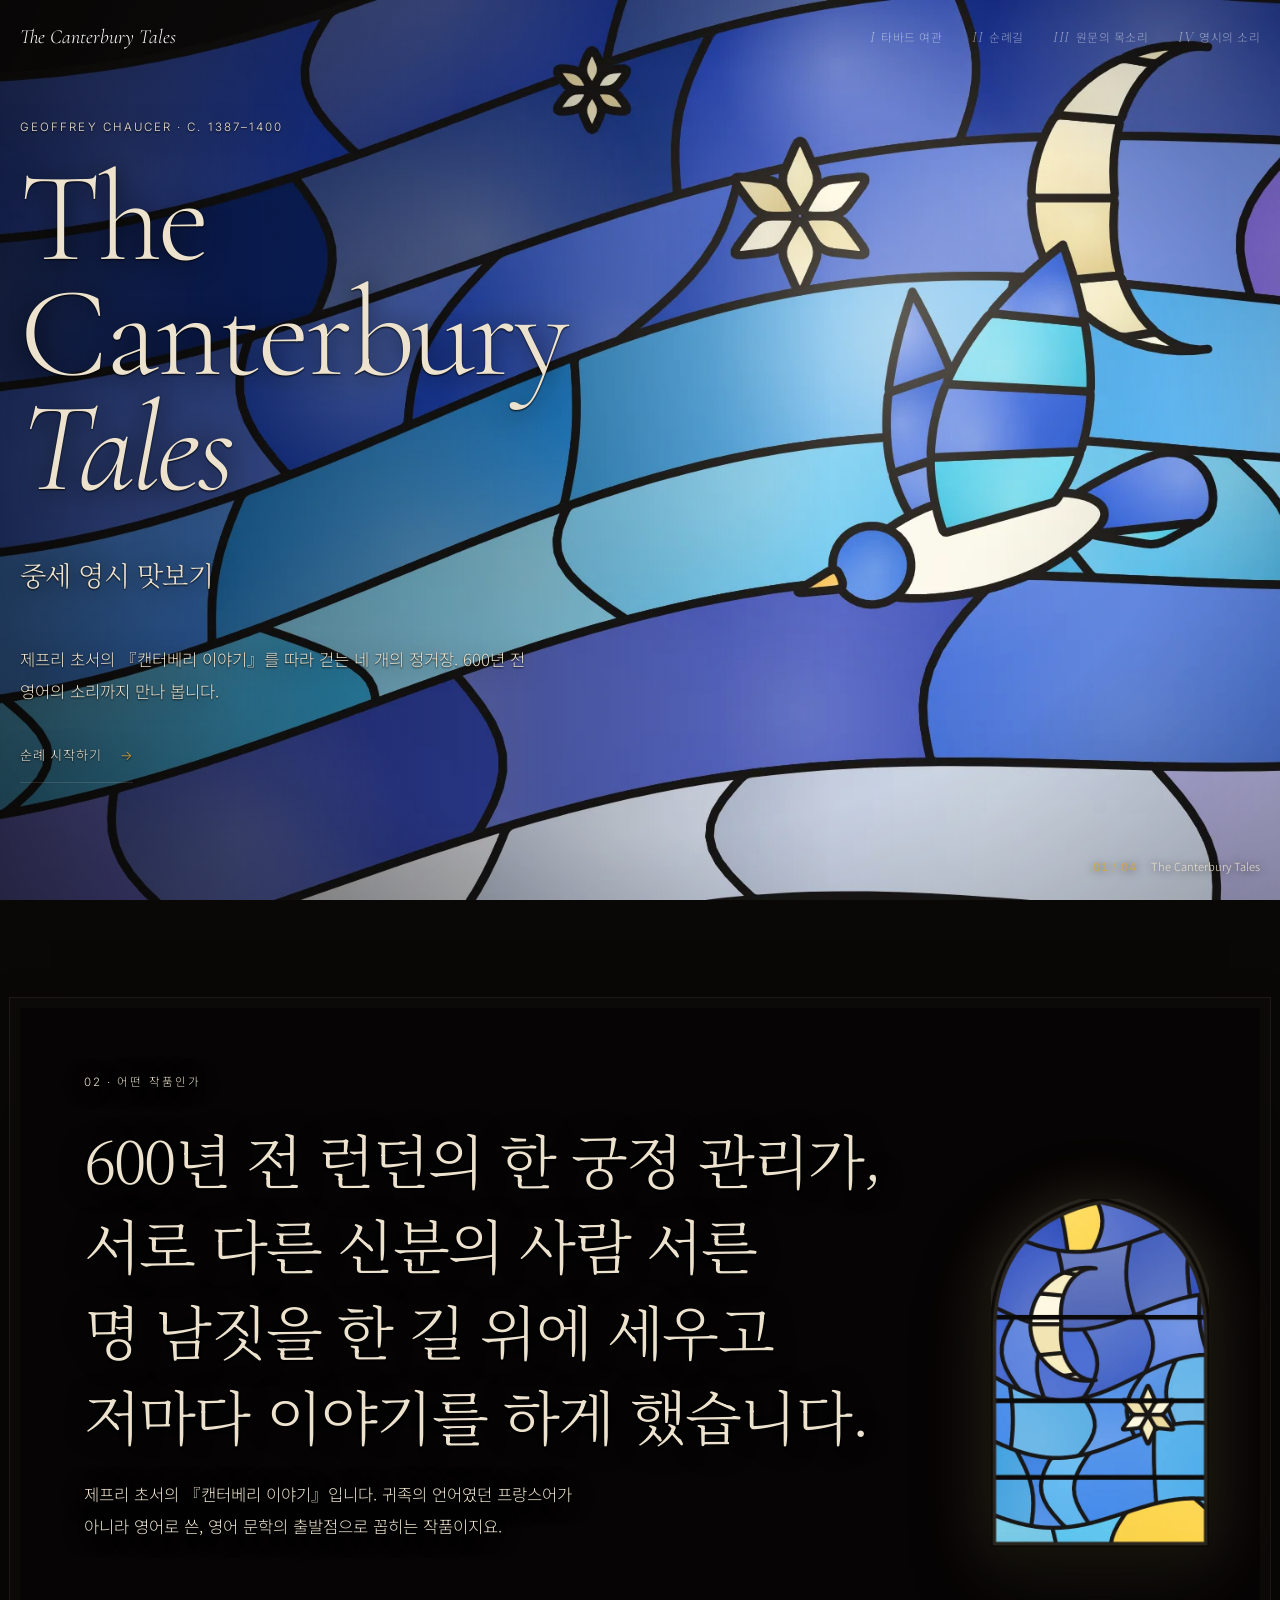
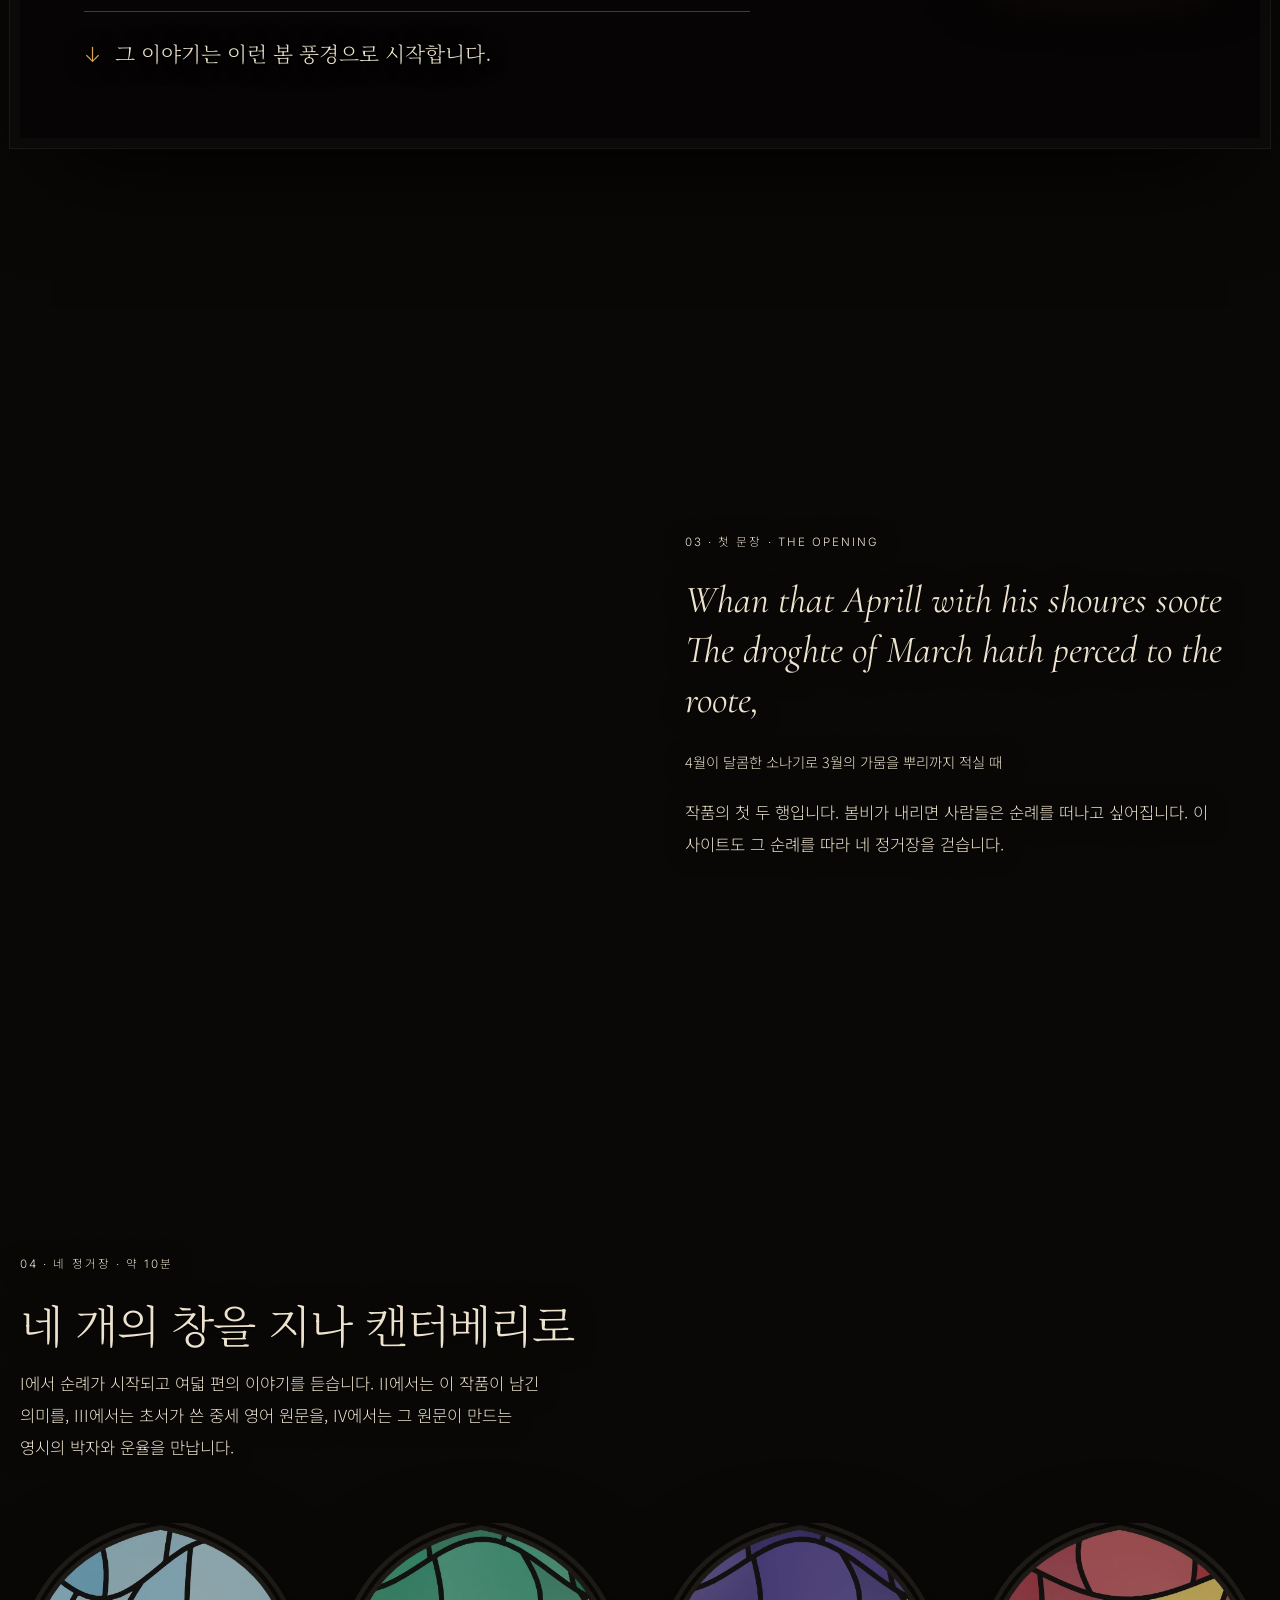
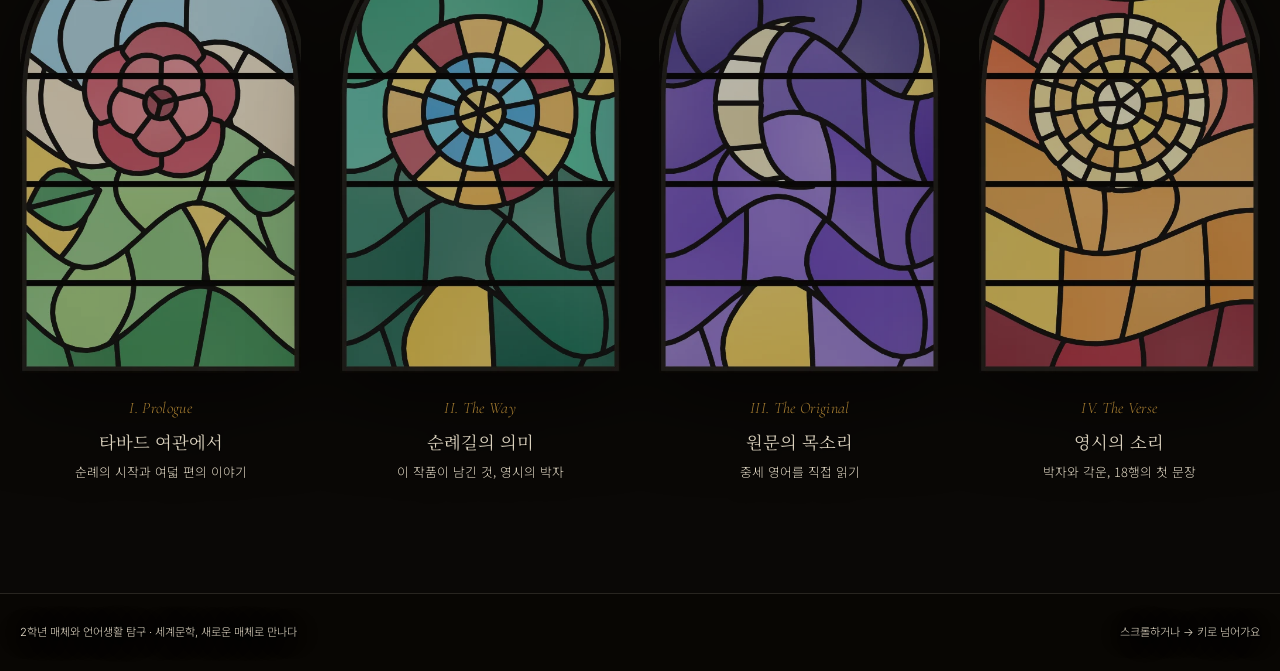
<file: index.html>
<!doctype html>
<html lang="ko">
<head>
<meta charset="utf-8">
<meta name="viewport" content="width=device-width, initial-scale=1, viewport-fit=cover">
<title>캔터베리로 가는 길</title>
<meta name="claude:viewport-fit-sides" content="cover">
<link rel="preconnect" href="https://fonts.googleapis.com">
<link rel="preconnect" href="https://fonts.gstatic.com" crossorigin>
<link rel="stylesheet" href="https://fonts.googleapis.com/css2?family=IM+Fell+English:ital@0;1&family=Cormorant+Garamond:ital,wght@0,300;0,400;0,500;1,300;1,400&family=Inter:wght@400;500&family=Noto+Sans+KR:wght@300;400;500&family=Noto+Serif+KR:wght@300;400&display=swap">
<link rel="stylesheet" href="style.css">
<link rel="stylesheet" href="scenes.css">
<link rel="stylesheet" href="flow.css">
<link rel="stylesheet" href="light.css">
<style>
  .cover-title { font-size: clamp(3.6rem, 10vw, 9.4rem); }
</style>
</head>
<body>
<header class="bar">
  <a class="brand" href="index.html">The Canterbury Tales</a>
  <nav aria-label="순례 경로">
    <ul class="nav">
      <li><a href="prologue.html"><i>I</i><span>타바드 여관</span></a></li>
      <li><a href="meaning.html"><i>II</i><span>순례길</span></a></li>
      <li><a href="language.html"><i>III</i><span>원문의 목소리</span></a></li>
      <li><a href="epilogue.html"><i>IV</i><span>영시의 소리</span></a></li>
    </ul>
  </nav>
</header>

<main>
  <section class="scene" data-hero data-title="The Canterbury Tales">
    <div class="wrap duo">
      <div class="stack">
        <p class="label" data-fade>Geoffrey Chaucer · c. 1387–1400</p>
        <h1 class="display cover-title" data-split>The Canterbury <em>Tales</em></h1>
        <p class="h3" data-fade>중세 영시 맛보기</p>
        <p class="p" data-fade>제프리 초서의 『캔터베리 이야기』를 따라 걷는 네 개의 정거장. 600년 전 영어의 소리까지 만나 봅니다.</p>
        <a class="go" href="prologue.html" rel="next" data-fade>순례 시작하기 <span class="ar">→</span></a>
      </div>
    </div>
  </section>

  <section class="scene short" data-title="어떤 작품인가">
    <div class="wrap">
      <div class="with-win panel stack">
        <figure class="side-win" data-fade><img src="img/side-index.webp" alt="초승달과 별을 그린 스테인드글라스" width="480" height="768" decoding="async"></figure>
        <p class="label" data-fade>02 · 어떤 작품인가</p>
        <p class="big scrub">600년 전 런던의 한 궁정 관리가, 서로 다른 신분의 사람 서른 명 남짓을 한 길 위에 세우고 저마다 이야기를 하게 했습니다.</p>
        <p class="p" data-fade>제프리 초서의 『캔터베리 이야기』입니다. 귀족의 언어였던 프랑스어가 아니라 영어로 쓴, 영어 문학의 출발점으로 꼽히는 작품이지요.</p>
        <p class="bridge" data-fade>그 이야기는 이런 봄 풍경으로 시작합니다.</p>
      </div>
    </div>
  </section>

  <section class="scene" data-title="첫 문장">
    <div class="wrap duo flip">
      <div class="stack">
        <p class="label" data-fade>03 · 첫 문장 · The Opening</p>
        <p class="me" data-split>Whan that Aprill with his shoures soote<br>The droghte of March hath perced to the roote,</p>
        <p class="gloss" data-fade>4월이 달콤한 소나기로 3월의 가뭄을 뿌리까지 적실 때</p>
        <p class="p" data-fade="0.2">작품의 첫 두 행입니다. 봄비가 내리면 사람들은 순례를 떠나고 싶어집니다. 이 사이트도 그 순례를 따라 네 정거장을 걷습니다.</p>
      </div>
    </div>
  </section>

  <section class="scene" data-title="네 정거장">
    <div class="wrap">
      <p class="label" data-fade>04 · 네 정거장 · 약 10분</p>
      <h2 class="h2" data-split style="margin-top:18px">네 개의 창을 지나 캔터베리로</h2>
      <p class="p" data-fade style="margin-top:14px">I에서 순례가 시작되고 여덟 편의 이야기를 듣습니다. II에서는 이 작품이 남긴 의미를, III에서는 초서가 쓴 중세 영어 원문을, IV에서는 그 원문이 만드는 영시의 박자와 운율을 만납니다.</p>
      <div class="arcade" data-stagger>
        <a class="station" href="prologue.html"><canvas class="lancet" data-pal="wife" aria-hidden="true"></canvas><span class="inscr"><i>I. Prologue</i><b>타바드 여관에서</b><small>순례의 시작과 여덟 편의 이야기</small></span></a>
        <a class="station" href="meaning.html"><canvas class="lancet" data-pal="yeoman" aria-hidden="true"></canvas><span class="inscr"><i>II. The Way</i><b>순례길의 의미</b><small>이 작품이 남긴 것, 영시의 박자</small></span></a>
        <a class="station" href="language.html"><canvas class="lancet" data-pal="parson" aria-hidden="true"></canvas><span class="inscr"><i>III. The Original</i><b>원문의 목소리</b><small>중세 영어를 직접 읽기</small></span></a>
        <a class="station" href="epilogue.html"><canvas class="lancet" data-pal="pardoner" aria-hidden="true"></canvas><span class="inscr"><i>IV. The Verse</i><b>영시의 소리</b><small>박자와 각운, 18행의 첫 문장</small></span></a>
      </div>
    </div>
  </section>
</main>

<footer class="foot"><span>2학년 매체와 언어생활 탐구 · 세계문학, 새로운 매체로 만나다</span><span>스크롤하거나 → 키로 넘어가요</span></footer>

<script src="app.js" defer></script>

</body>
</html>
</file>
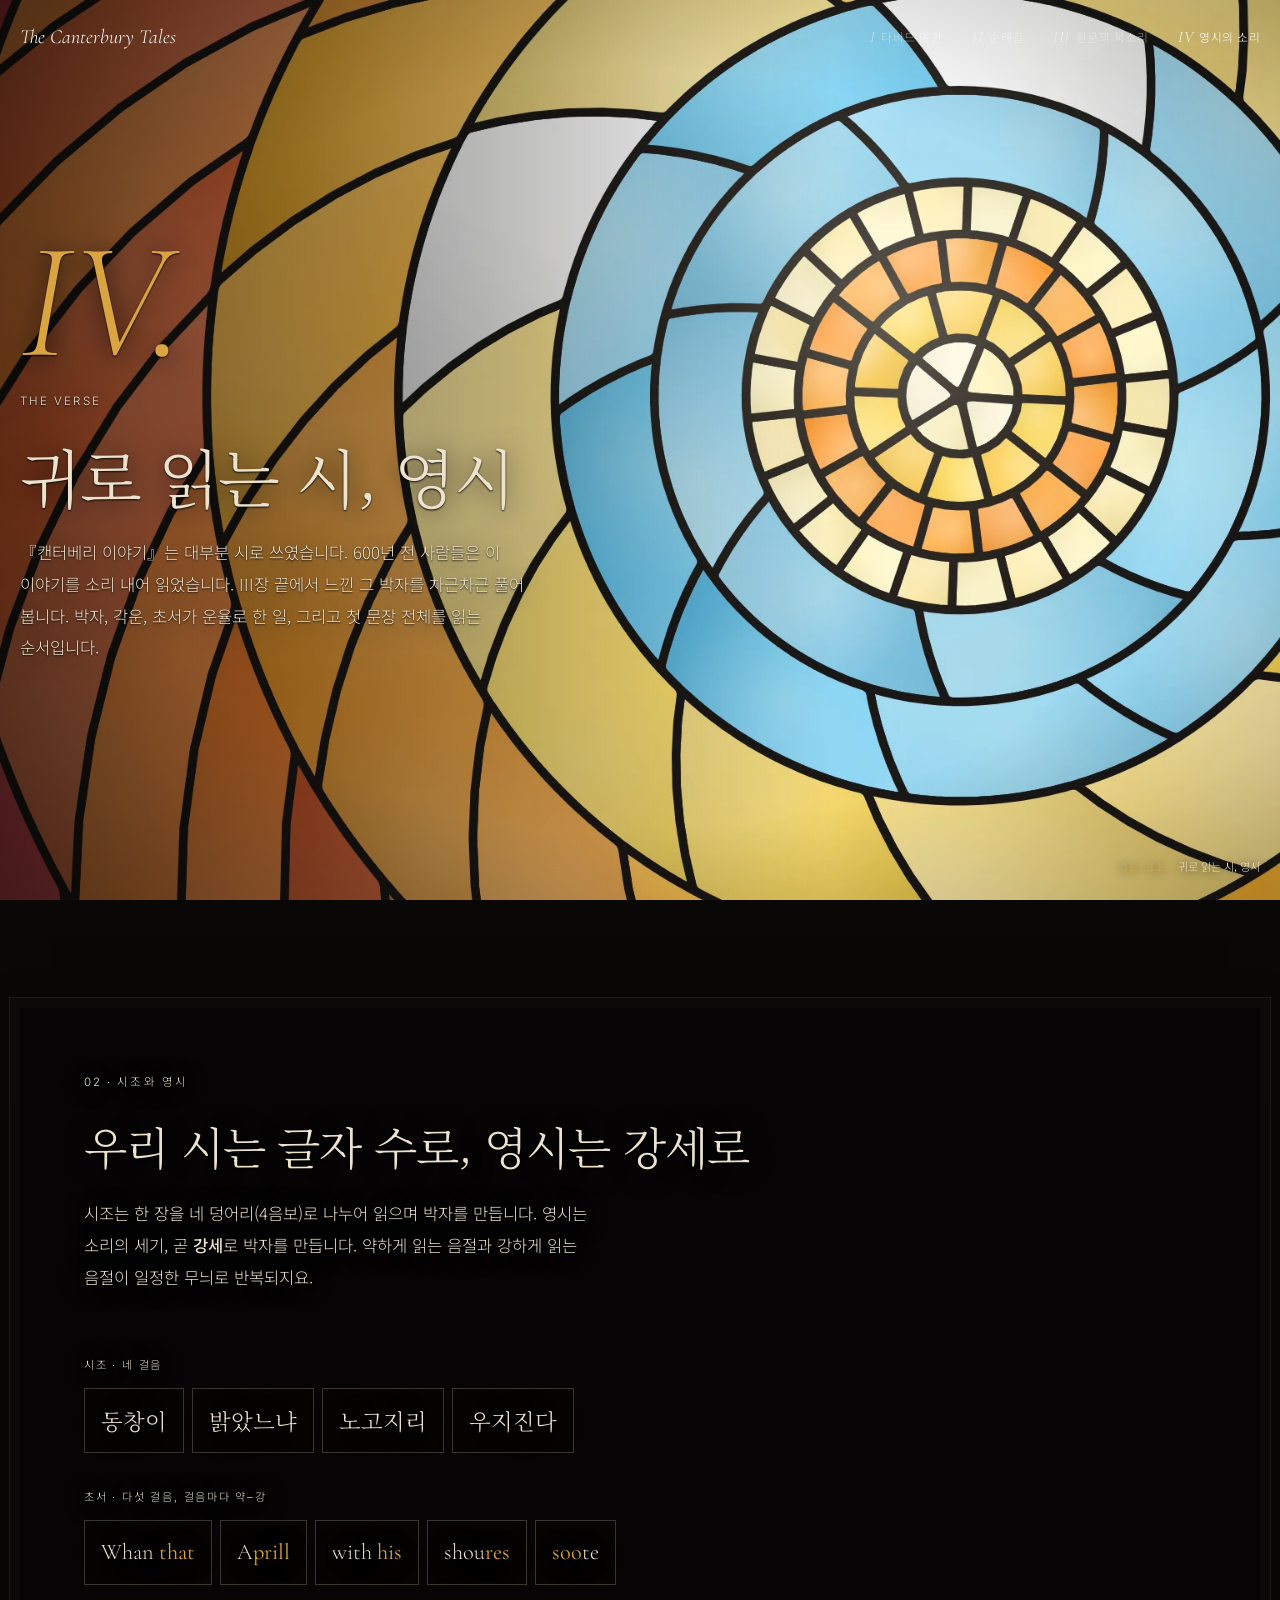
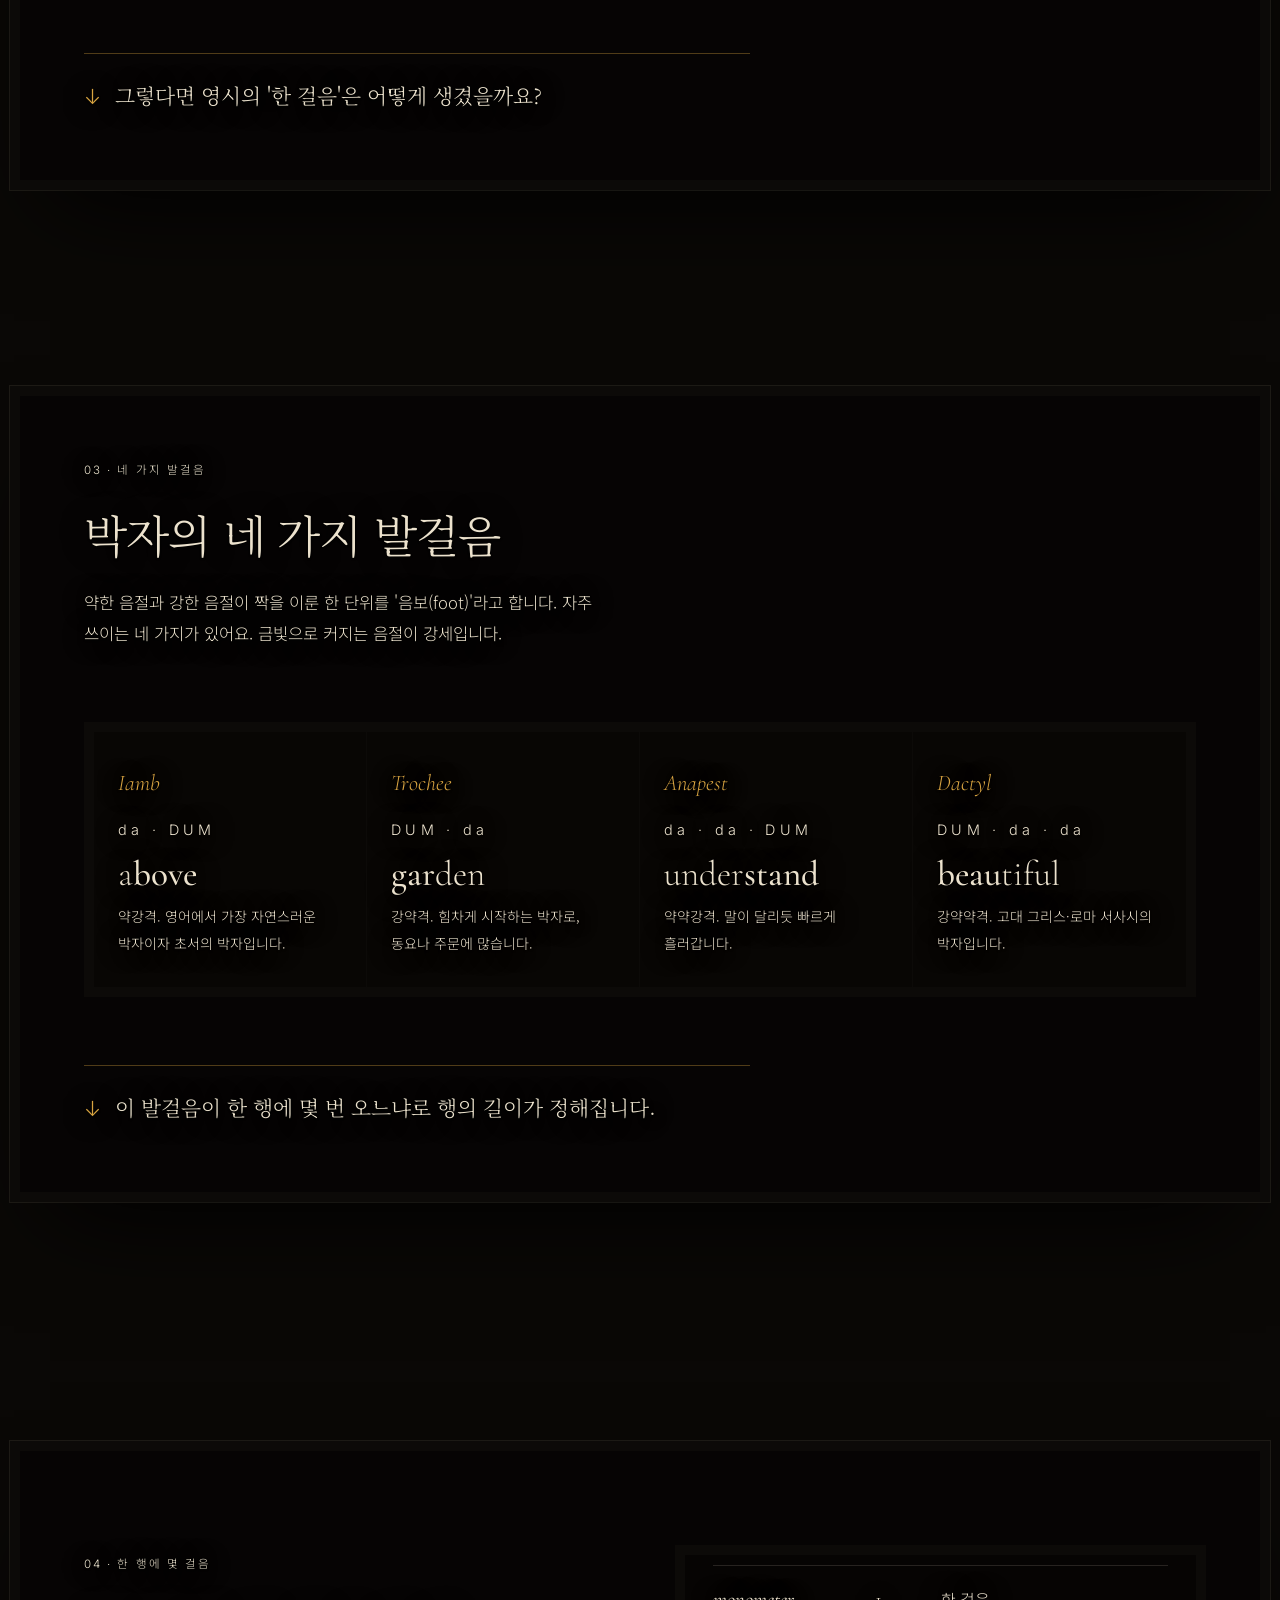
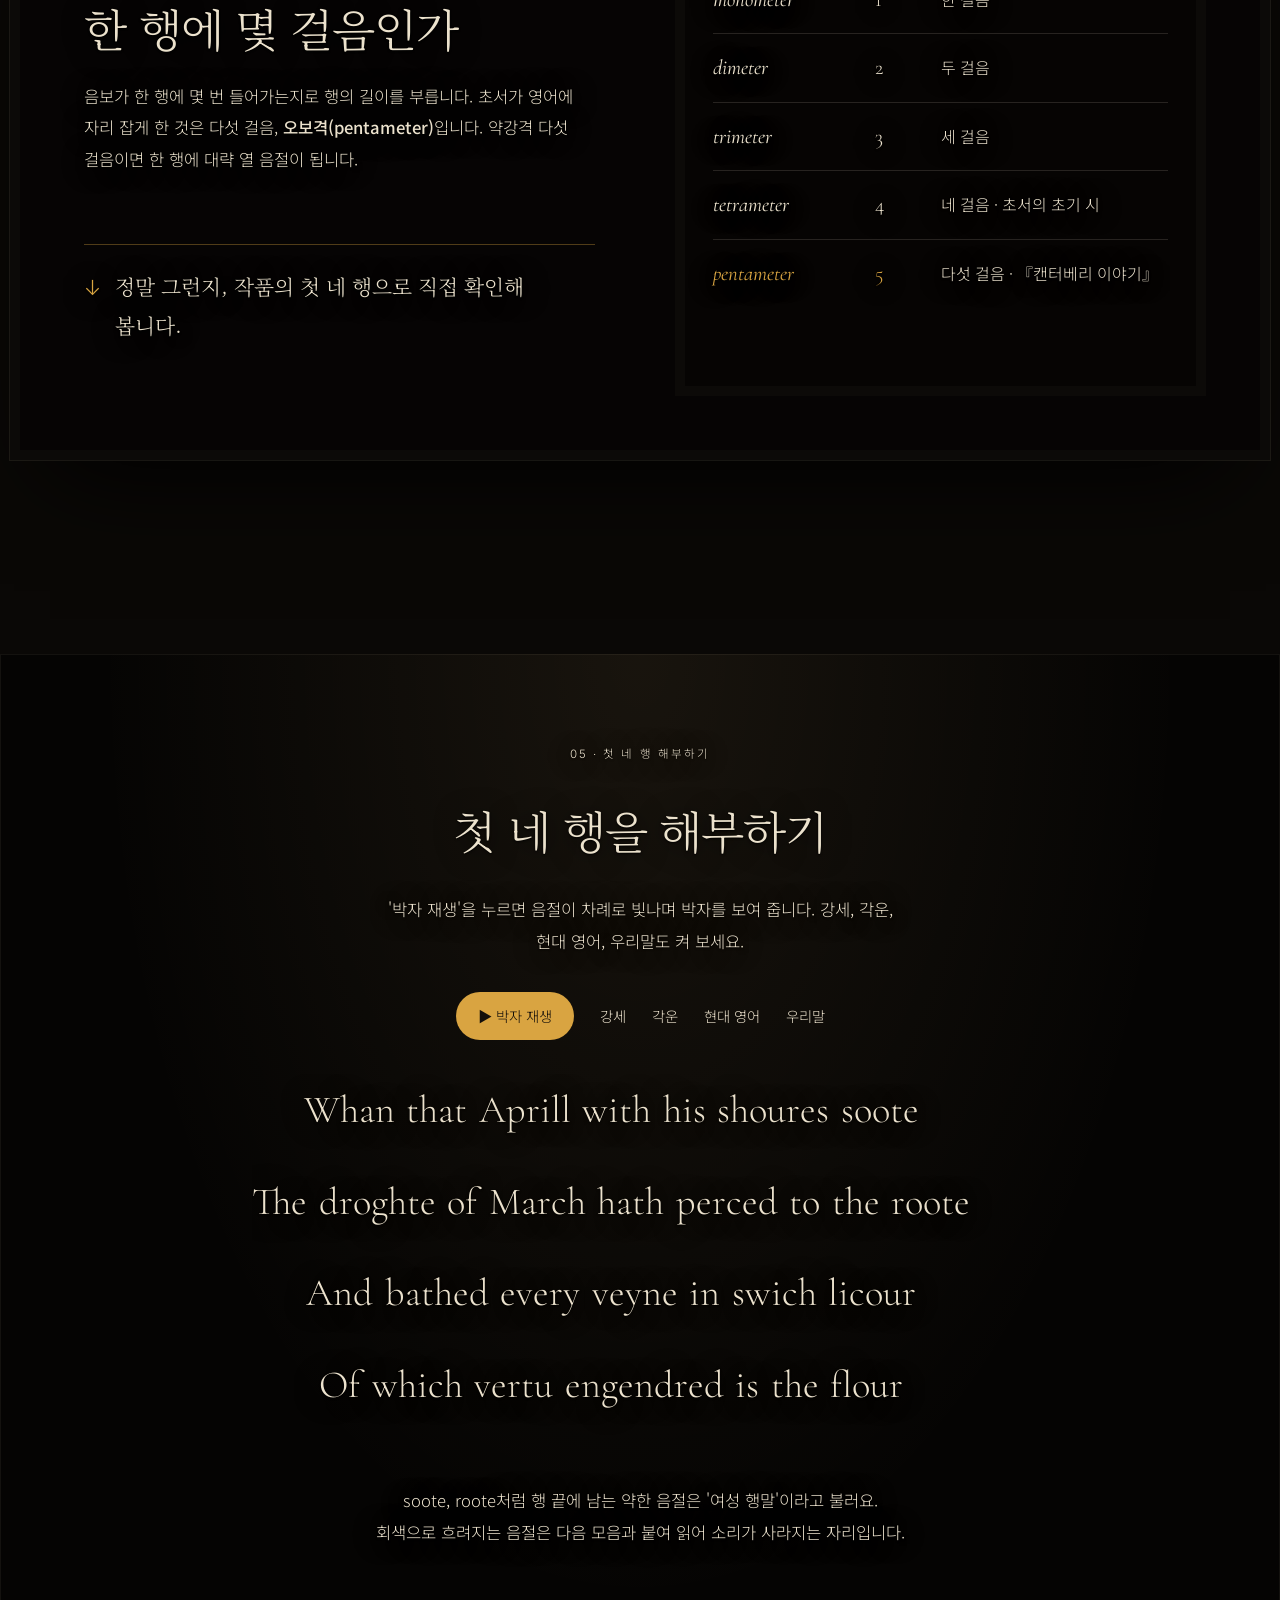
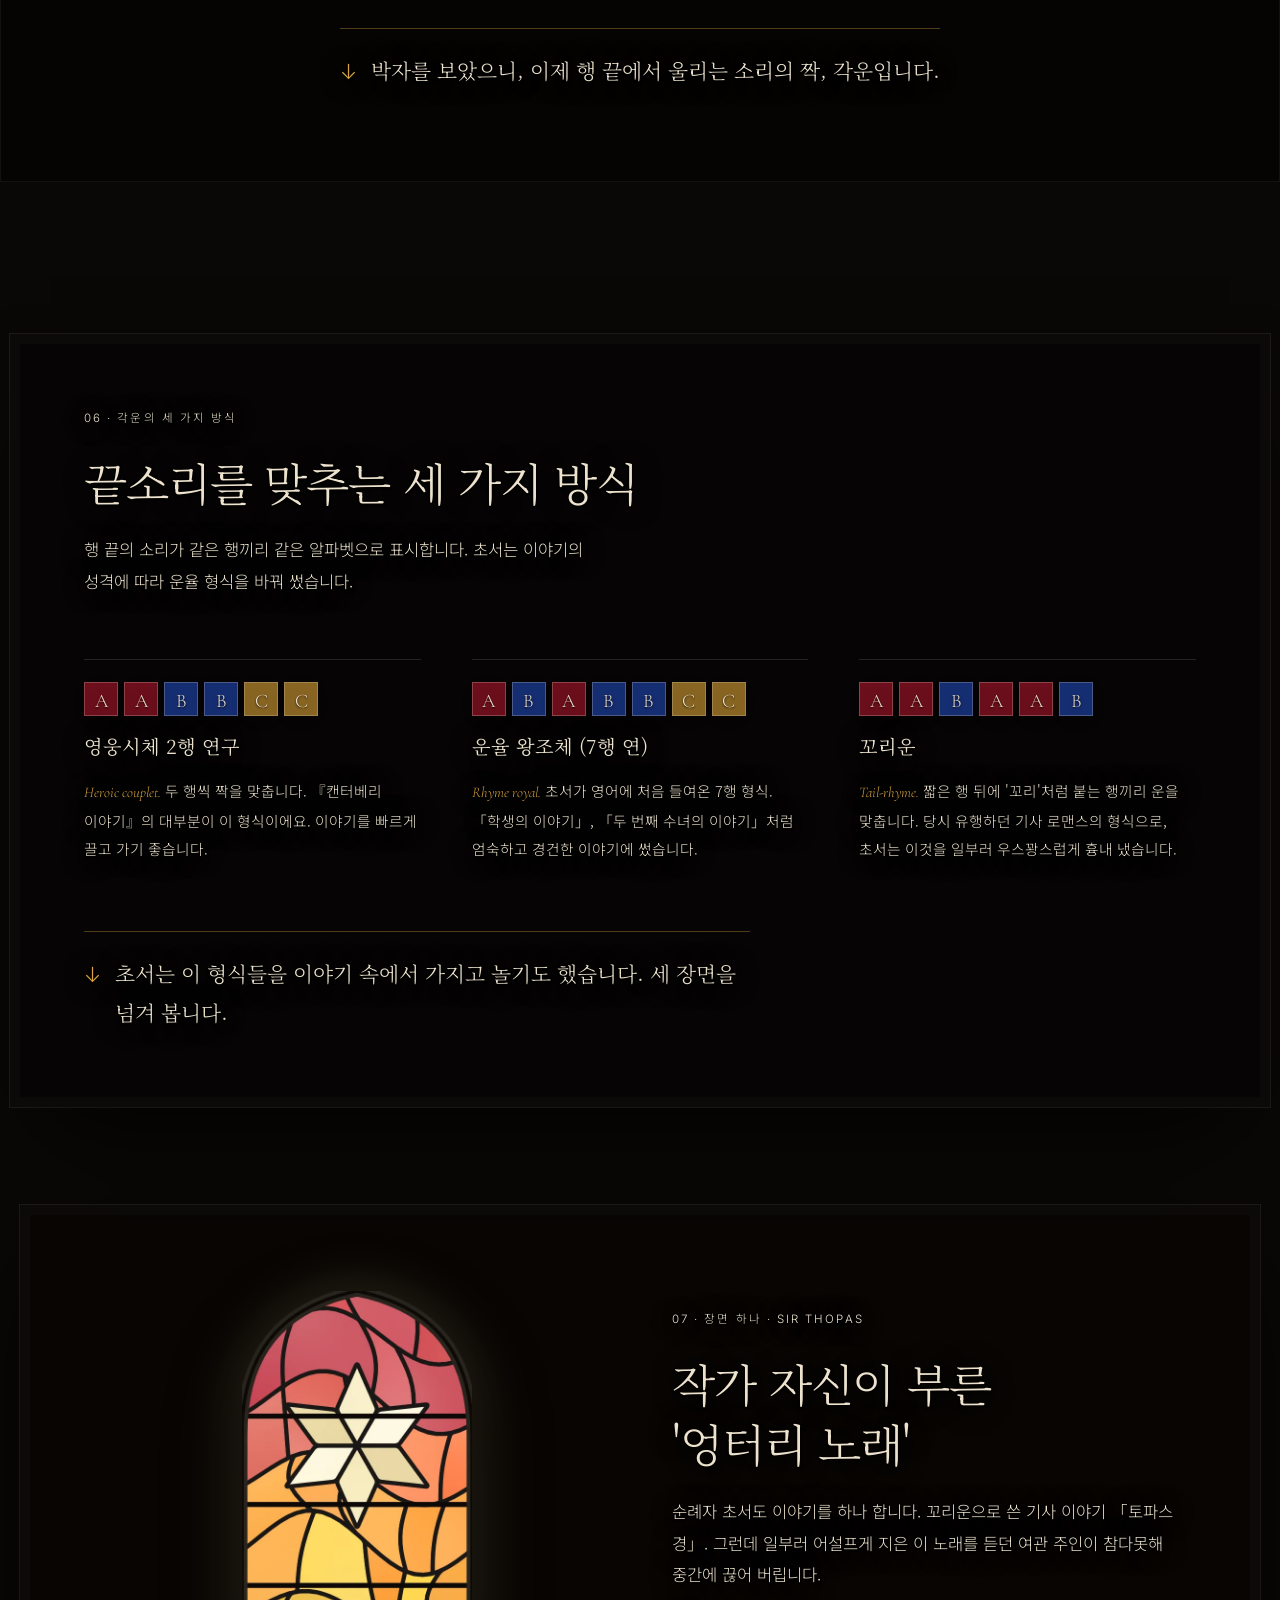
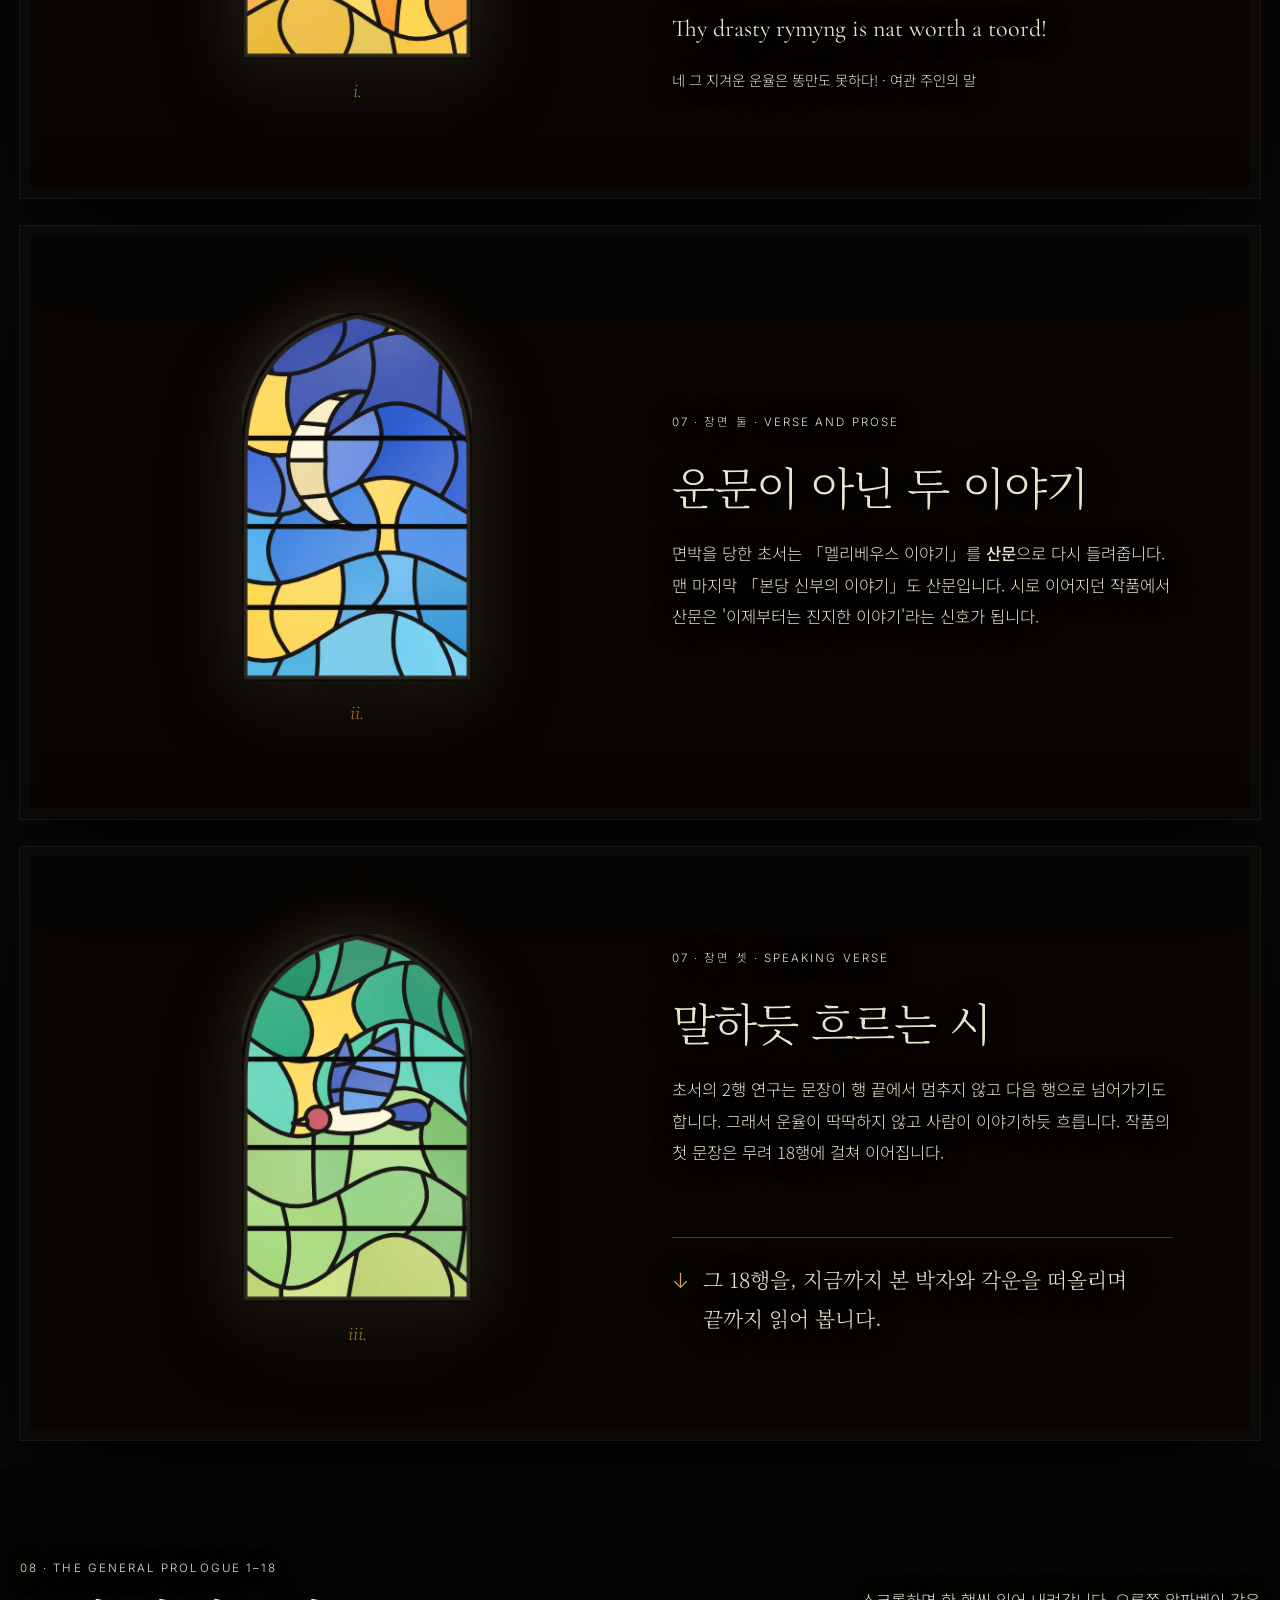
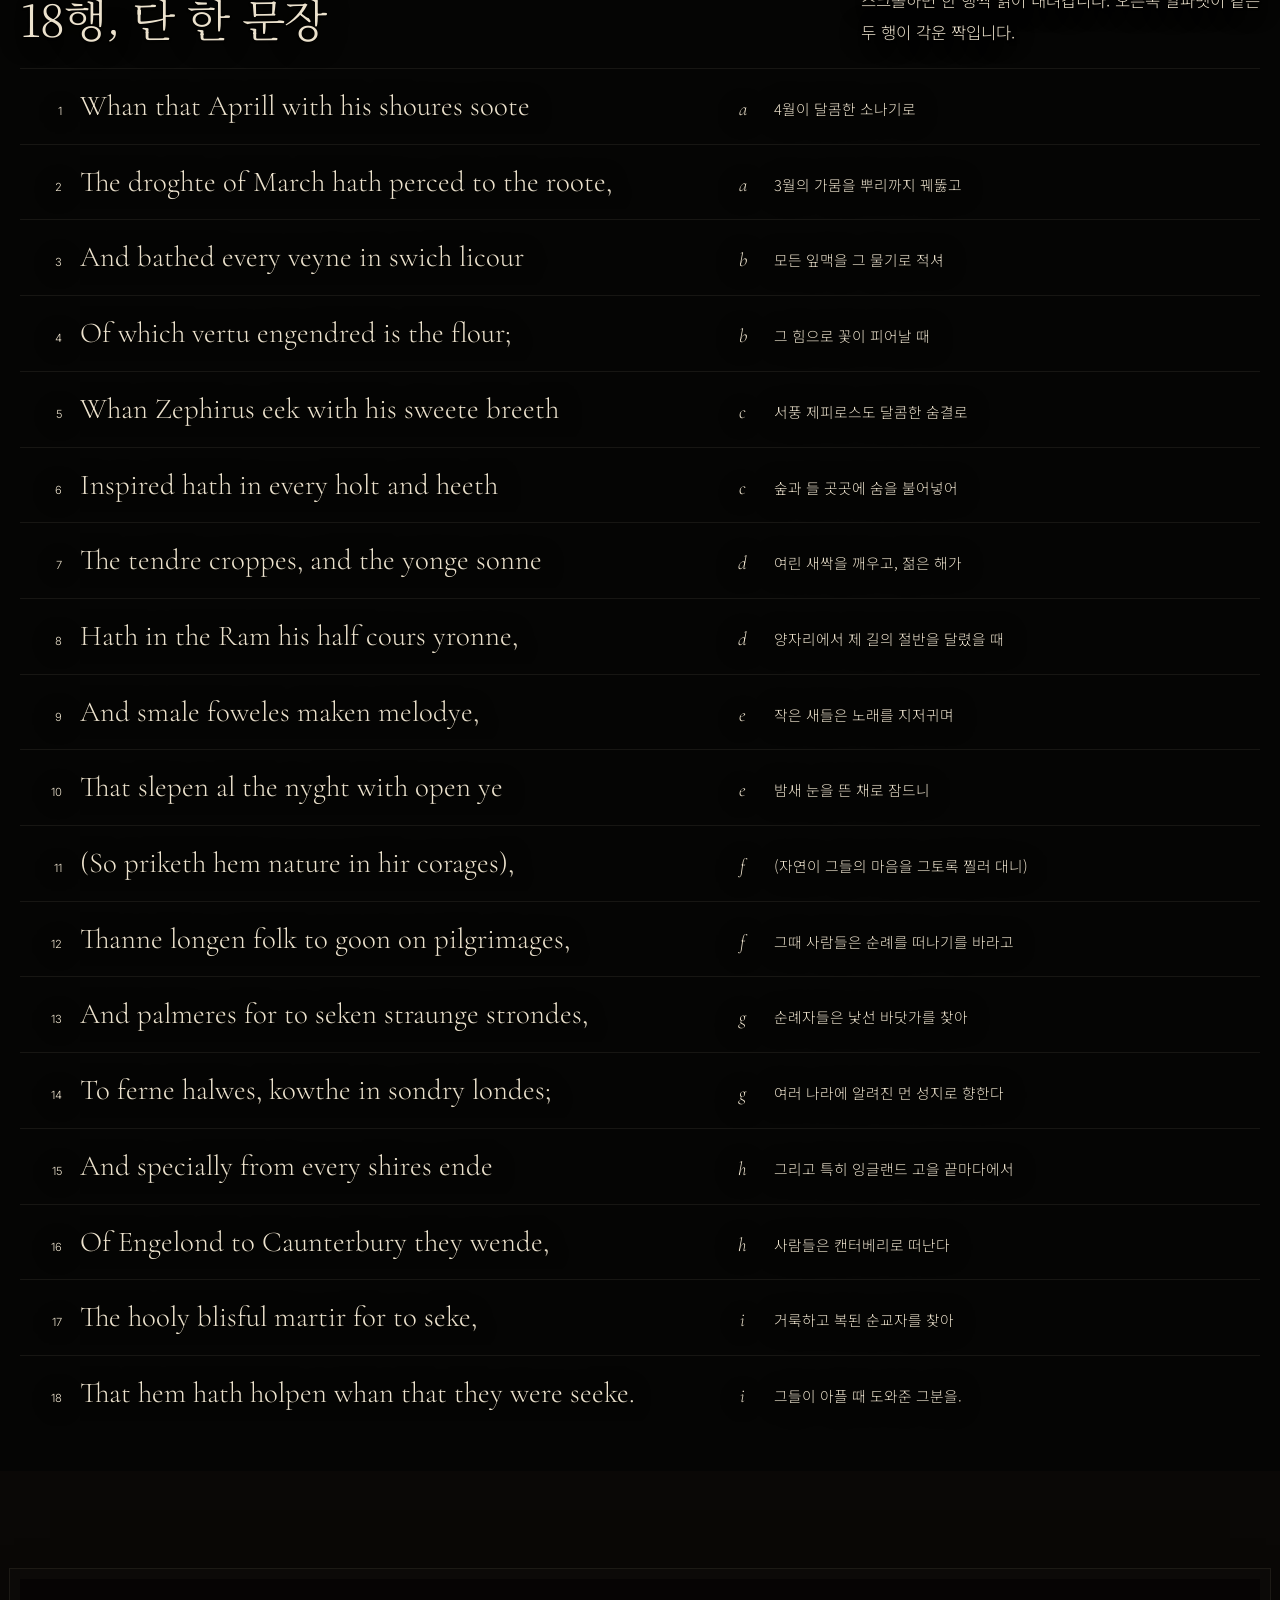
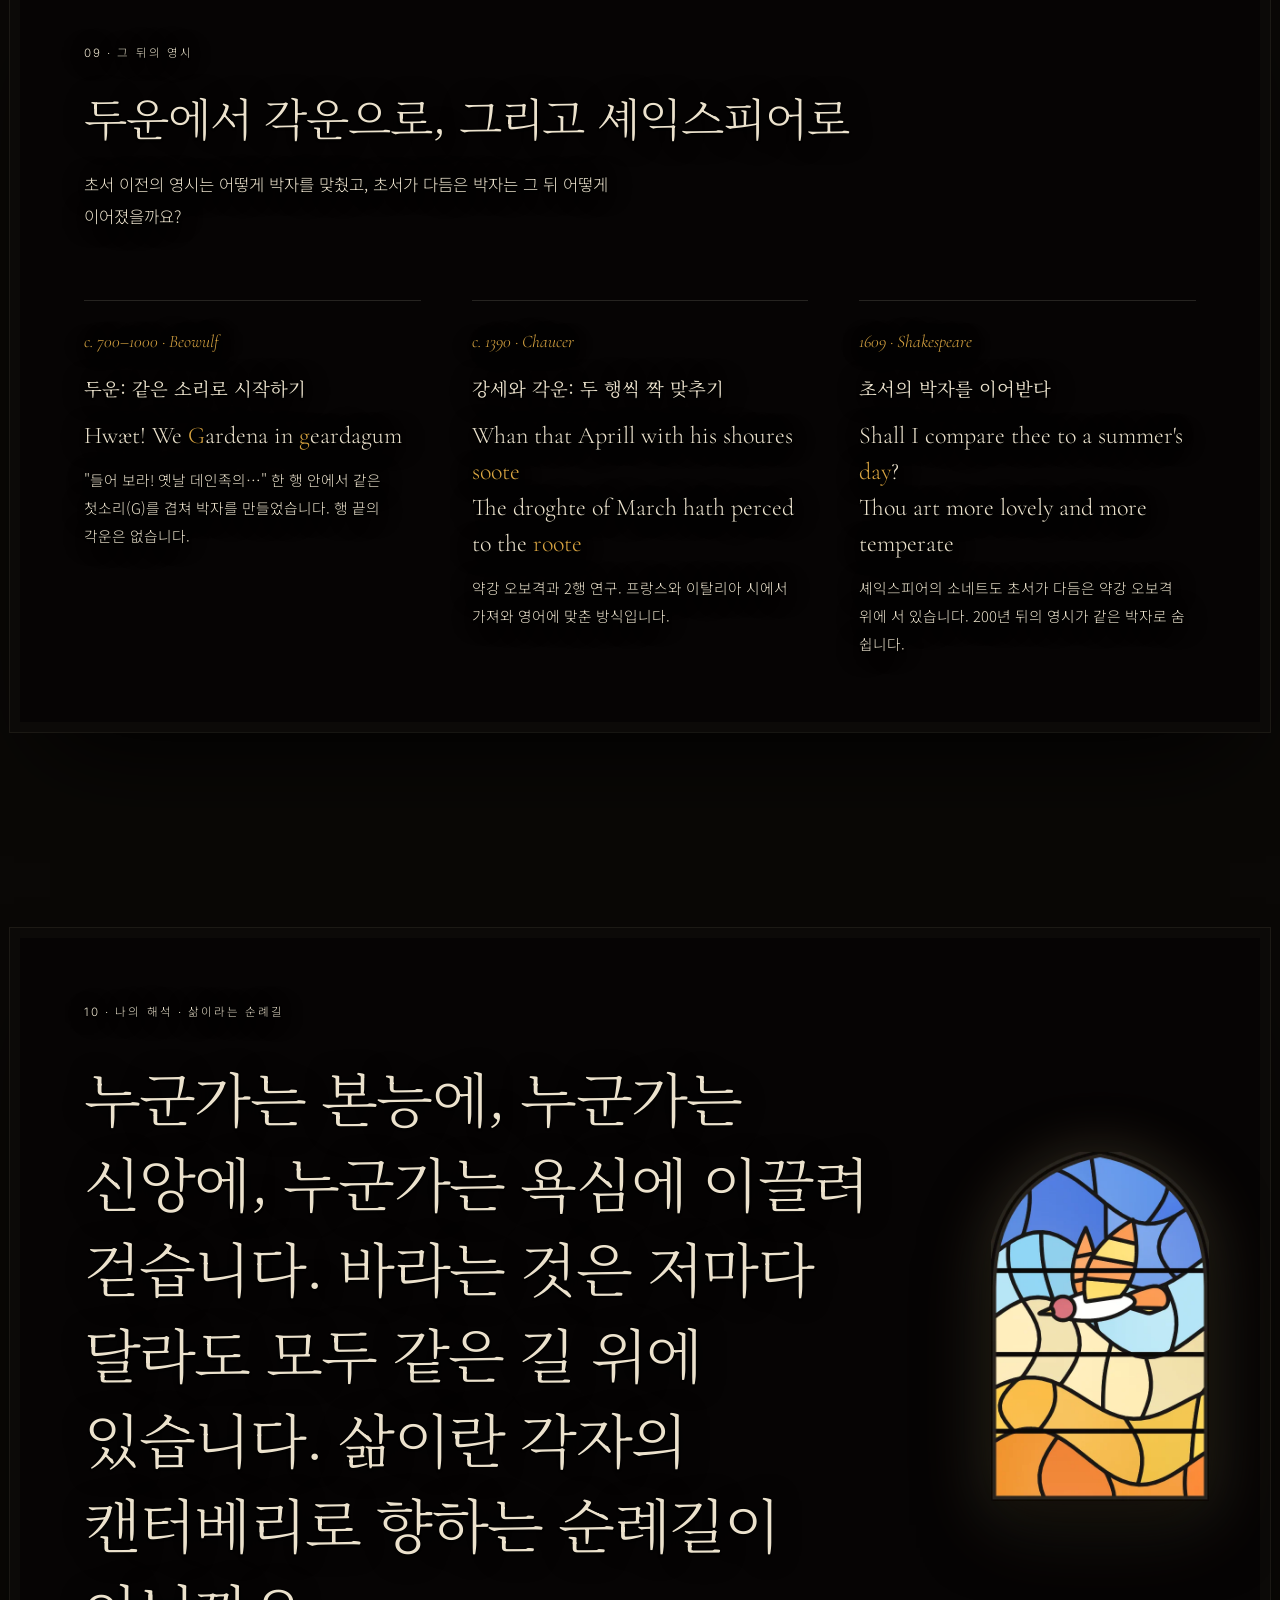
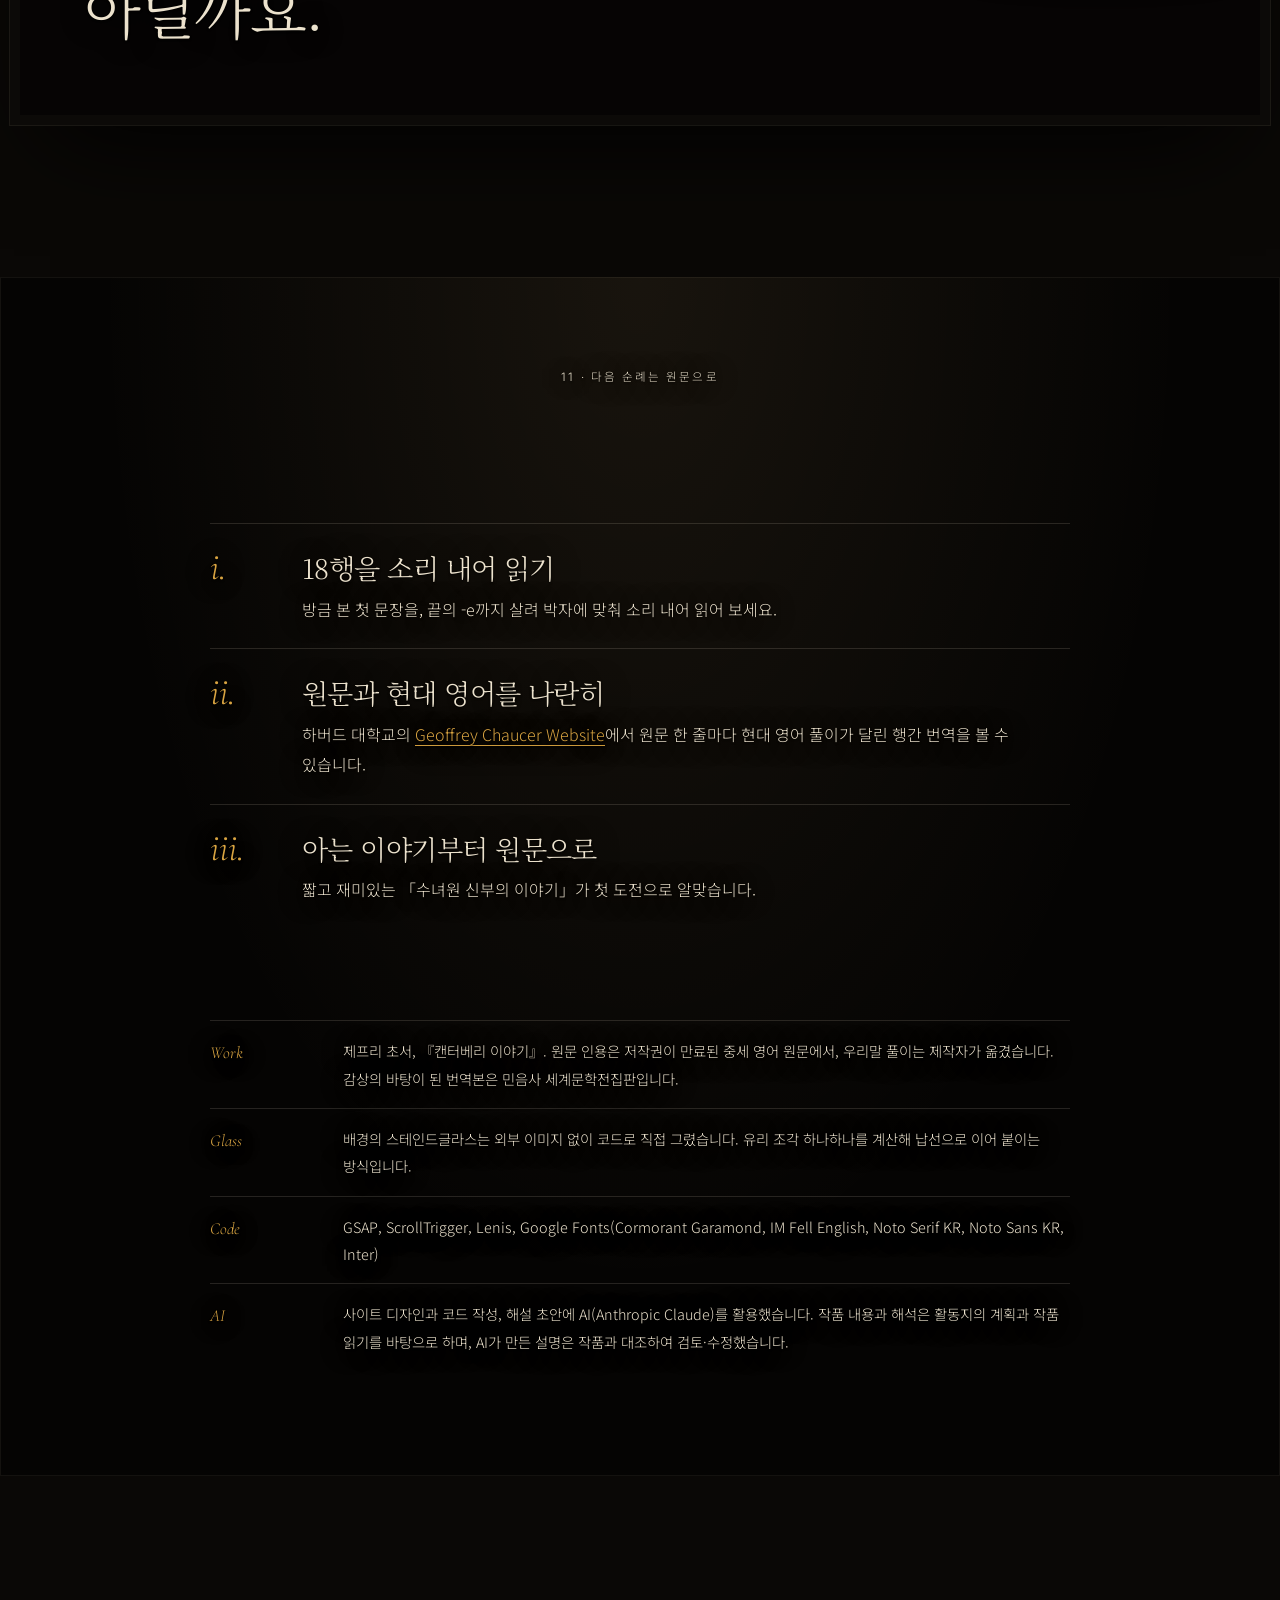
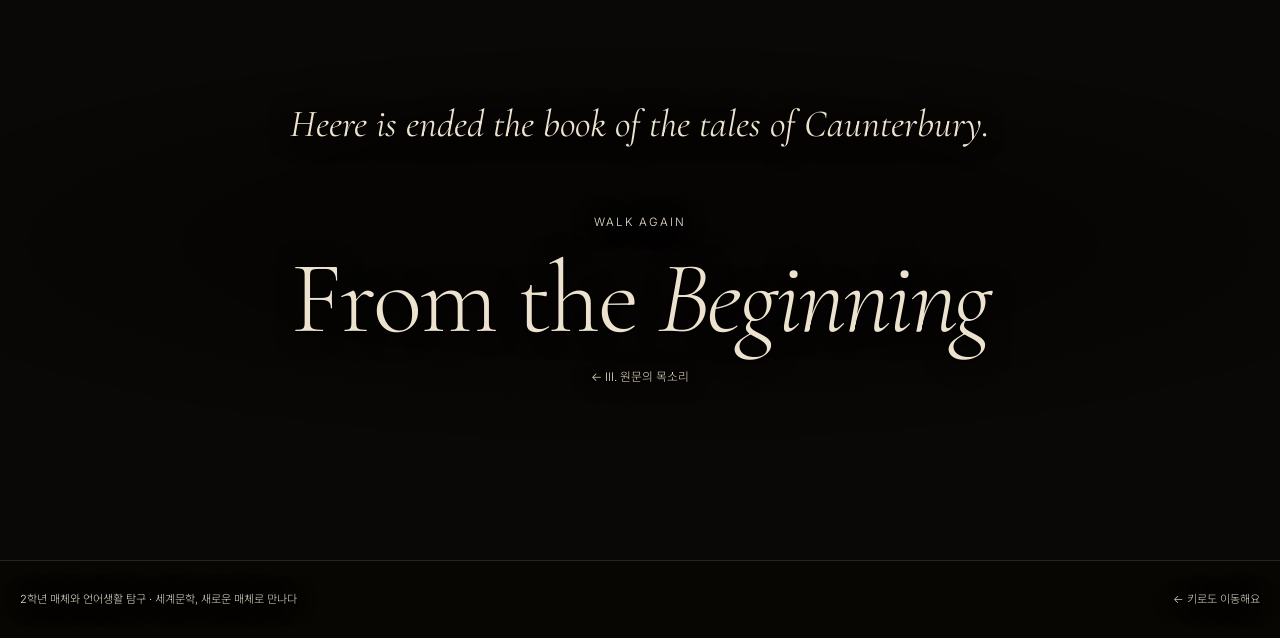
<file: epilogue.html>
<!doctype html>
<html lang="ko">
<head>
<meta charset="utf-8">
<meta name="viewport" content="width=device-width, initial-scale=1, viewport-fit=cover">
<title>IV. 영시의 소리 · 캔터베리로 가는 길</title>
<link rel="preconnect" href="https://fonts.googleapis.com">
<link rel="preconnect" href="https://fonts.gstatic.com" crossorigin>
<link rel="stylesheet" href="https://fonts.googleapis.com/css2?family=IM+Fell+English:ital@0;1&family=Cormorant+Garamond:ital,wght@0,300;0,400;0,500;1,300;1,400&family=Inter:wght@400;500&family=Noto+Sans+KR:wght@300;400;500&family=Noto+Serif+KR:wght@300;400&display=swap">
<link rel="stylesheet" href="style.css">
<link rel="stylesheet" href="scenes.css">
<link rel="stylesheet" href="flow.css">
<link rel="stylesheet" href="light.css">
<style>
  .beats { display: grid; gap: 34px; width: 100%; max-width: 980px; margin-top: 40px; }
  .beat-row { display: grid; gap: 12px; }
  .beat-row .tag { font-family: var(--label); font-size: .7rem; letter-spacing: .16em; text-transform: uppercase; color: var(--dim); }
  .units { display: flex; flex-wrap: wrap; gap: 8px; }
  .units span { padding: 10px 16px; border: 1px solid rgb(236 226 205 / .22); font-family: var(--ko-serif); font-size: clamp(1.05rem, 2vw, 1.4rem); background: rgb(8 6 4 / .6); }
  .units.en span { font-family: 'IM Fell English', var(--serif); }
  .units span b { color: var(--gold); font-weight: 400; }
  .meters { list-style: none; margin: 40px 0 0; padding: 10px 28px; background: rgb(6 5 4 / .86); box-shadow: 0 0 0 10px #0c0a08; width: 100%; max-width: 900px; display: grid; }
  .meters li { display: grid; grid-template-columns: 9rem 3rem minmax(0, 1fr); gap: 18px; align-items: baseline; padding: 14px 0; border-top: 1px solid var(--line); color: var(--dim); }
  .meters li b { font-family: var(--serif); font-style: italic; font-weight: 400; font-size: 1.3rem; color: var(--text); }
  .meters li i { font-style: normal; font-family: var(--serif); font-size: 1.3rem; }
  .meters li.on { color: var(--text); }
  .meters li.on b, .meters li.on i { color: var(--gold); }
  .card .me { font-family: 'IM Fell English', var(--serif); font-style: normal; }
  .walk { list-style: none; margin: 30px 0 0; padding: 0; width: 100%; max-width: 860px; text-align: left; }
  .walk li { display: grid; grid-template-columns: 4.5rem minmax(0, 1fr); gap: 20px; padding: 24px 0; border-top: 1px solid var(--line); }
  .walk li > b { font-family: var(--serif); font-style: italic; font-weight: 300; font-size: 2.4rem; line-height: 1; color: var(--gold); }
  .walk p { margin: 6px 0 0; color: var(--dim); }
</style>
</head>
<body>
<header class="bar">
  <a class="brand" href="index.html">The Canterbury Tales</a>
  <nav aria-label="순례 경로">
    <ul class="nav">
      <li><a href="prologue.html"><i>I</i><span>타바드 여관</span></a></li>
      <li><a href="meaning.html"><i>II</i><span>순례길</span></a></li>
      <li><a href="language.html"><i>III</i><span>원문의 목소리</span></a></li>
      <li><a href="epilogue.html" aria-current="page"><i>IV</i><span>영시의 소리</span></a></li>
    </ul>
  </nav>
</header>

<main>
  <section class="scene" data-hero data-title="귀로 읽는 시, 영시">
    <div class="wrap duo">
      <div class="stack">
        <p class="num" data-fade>IV.</p>
        <p class="label" data-fade>The Verse</p>
        <h1 class="h1" data-split>귀로 읽는 시, 영시</h1>
        <p class="p" data-fade>『캔터베리 이야기』는 대부분 시로 쓰였습니다. 600년 전 사람들은 이 이야기를 소리 내어 읽었습니다. III장 끝에서 느낀 그 박자를 차근차근 풀어 봅니다. 박자, 각운, 초서가 운율로 한 일, 그리고 첫 문장 전체를 읽는 순서입니다.</p>
      </div>
    </div>
  </section>

  <section class="scene" data-title="시조와 영시">
    <div class="wrap stack panel">
      <p class="label" data-fade>02 · 시조와 영시</p>
      <h2 class="h2" data-split>우리 시는 글자 수로, 영시는 강세로</h2>
      <p class="p" data-fade>시조는 한 장을 네 덩어리(4음보)로 나누어 읽으며 박자를 만듭니다. 영시는 소리의 세기, 곧 <strong>강세</strong>로 박자를 만듭니다. 약하게 읽는 음절과 강하게 읽는 음절이 일정한 무늬로 반복되지요.</p>
      <div class="beats">
        <div class="beat-row" data-fade>
          <span class="tag">시조 · 네 걸음</span>
          <div class="units"><span>동창이</span><span>밝았느냐</span><span>노고지리</span><span>우지진다</span></div>
        </div>
        <div class="beat-row" data-fade="0.15">
          <span class="tag">초서 · 다섯 걸음, 걸음마다 약–강</span>
          <div class="units en"><span>Whan <b>that</b></span><span>A<b>prill</b></span><span>with <b>his</b></span><span>shou<b>res</b></span><span><b>soo</b>te</span></div>
        </div>
      </div>
      <p class="bridge" data-fade>그렇다면 영시의 '한 걸음'은 어떻게 생겼을까요?</p>
    </div>
  </section>

  <section class="scene" data-title="네 가지 발걸음">
    <div class="wrap stack panel">
      <p class="label" data-fade>03 · 네 가지 발걸음</p>
      <h2 class="h2" data-split>박자의 네 가지 발걸음</h2>
      <p class="p" data-fade>약한 음절과 강한 음절이 짝을 이룬 한 단위를 '음보(foot)'라고 합니다. 자주 쓰이는 네 가지가 있어요. 금빛으로 커지는 음절이 강세입니다.</p>
      <div class="feet" data-stagger>
        <div class="foot-card"><span class="lat">Iamb</span><span class="pat">da · DUM</span><span class="word"><span class="fs">a</span><span class="fs st">bove</span></span><p>약강격. 영어에서 가장 자연스러운 박자이자 초서의 박자입니다.</p></div>
        <div class="foot-card"><span class="lat">Trochee</span><span class="pat">DUM · da</span><span class="word"><span class="fs st">gar</span><span class="fs">den</span></span><p>강약격. 힘차게 시작하는 박자로, 동요나 주문에 많습니다.</p></div>
        <div class="foot-card"><span class="lat">Anapest</span><span class="pat">da · da · DUM</span><span class="word"><span class="fs">un</span><span class="fs">der</span><span class="fs st">stand</span></span><p>약약강격. 말이 달리듯 빠르게 흘러갑니다.</p></div>
        <div class="foot-card"><span class="lat">Dactyl</span><span class="pat">DUM · da · da</span><span class="word"><span class="fs st">beau</span><span class="fs">ti</span><span class="fs">ful</span></span><p>강약약격. 고대 그리스·로마 서사시의 박자입니다.</p></div>
      </div>
      <p class="bridge" data-fade>이 발걸음이 한 행에 몇 번 오느냐로 행의 길이가 정해집니다.</p>
    </div>
  </section>

  <section class="scene" data-title="한 행에 몇 걸음">
    <div class="wrap duo panel">
      <div class="stack">
        <p class="label" data-fade>04 · 한 행에 몇 걸음</p>
        <h2 class="h2" data-split>한 행에 몇 걸음인가</h2>
        <p class="p" data-fade>음보가 한 행에 몇 번 들어가는지로 행의 길이를 부릅니다. 초서가 영어에 자리 잡게 한 것은 다섯 걸음, <strong>오보격(pentameter)</strong>입니다. 약강격 다섯 걸음이면 한 행에 대략 열 음절이 됩니다.</p>
        <p class="bridge" data-fade>정말 그런지, 작품의 첫 네 행으로 직접 확인해 봅니다.</p>
      </div>
      <ol class="meters" data-stagger>
        <li><b>monometer</b><i>1</i><span>한 걸음</span></li>
        <li><b>dimeter</b><i>2</i><span>두 걸음</span></li>
        <li><b>trimeter</b><i>3</i><span>세 걸음</span></li>
        <li><b>tetrameter</b><i>4</i><span>네 걸음 · 초서의 초기 시</span></li>
        <li class="on"><b>pentameter</b><i>5</i><span>다섯 걸음 · 『캔터베리 이야기』</span></li>
        <li><b>hexameter</b><i>6</i><span>여섯 걸음</span></li>
      </ol>
    </div>
  </section>

  <section class="vault" data-title="첫 네 행 해부하기">
    <div class="vault-in">
      <div class="wrap stack center lab">
        <p class="label" data-fade>05 · 첫 네 행 해부하기</p>
        <h2 class="h2" data-split>첫 네 행을 해부하기</h2>
        <p class="p" data-fade>'박자 재생'을 누르면 음절이 차례로 빛나며 박자를 보여 줍니다. 강세, 각운, 현대 영어, 우리말도 켜 보세요.</p>
        <div class="toggles" data-fade>
          <button type="button" class="play" data-play>▶ 박자 재생</button>
          <button type="button" data-toggle="show-meter" data-target="#verse-lines" aria-pressed="false">강세</button>
          <button type="button" data-toggle="show-rhyme" data-target="#verse-lines" aria-pressed="false">각운</button>
          <button type="button" data-toggle="show-mod" data-target="#verse-lines" aria-pressed="false">현대 영어</button>
          <button type="button" data-toggle="show-ko" data-target="#verse-lines" aria-pressed="false">우리말</button>
        </div>
        <div class="verse" id="verse-lines" data-fade data-lenis-prevent></div>
        <p class="p" data-fade>soote, roote처럼 행 끝에 남는 약한 음절은 '여성 행말'이라고 불러요. 회색으로 흐려지는 음절은 다음 모음과 붙여 읽어 소리가 사라지는 자리입니다.</p>
        <p class="bridge" data-fade>박자를 보았으니, 이제 행 끝에서 울리는 소리의 짝, 각운입니다.</p>
      </div>
    </div>
  </section>

  <section class="scene" data-title="각운의 세 가지 방식">
    <div class="wrap stack panel">
      <p class="label" data-fade>06 · 각운의 세 가지 방식</p>
      <h2 class="h2" data-split>끝소리를 맞추는 세 가지 방식</h2>
      <p class="p" data-fade>행 끝의 소리가 같은 행끼리 같은 알파벳으로 표시합니다. 초서는 이야기의 성격에 따라 운율 형식을 바꿔 썼습니다.</p>
      <div class="schemes">
        <div class="scheme" data-fade>
          <div class="letters"><span class="a">A</span><span class="a">A</span><span class="b">B</span><span class="b">B</span><span class="c">C</span><span class="c">C</span></div>
          <h3>영웅시체 2행 연구</h3>
          <p><i>Heroic couplet.</i> 두 행씩 짝을 맞춥니다. 『캔터베리 이야기』의 대부분이 이 형식이에요. 이야기를 빠르게 끌고 가기 좋습니다.</p>
        </div>
        <div class="scheme" data-fade="0.12">
          <div class="letters"><span class="a">A</span><span class="b">B</span><span class="a">A</span><span class="b">B</span><span class="b">B</span><span class="c">C</span><span class="c">C</span></div>
          <h3>운율 왕조체 (7행 연)</h3>
          <p><i>Rhyme royal.</i> 초서가 영어에 처음 들여온 7행 형식. 「학생의 이야기」, 「두 번째 수녀의 이야기」처럼 엄숙하고 경건한 이야기에 썼습니다.</p>
        </div>
        <div class="scheme" data-fade="0.24">
          <div class="letters"><span class="a">A</span><span class="a">A</span><span class="b">B</span><span class="a">A</span><span class="a">A</span><span class="b">B</span></div>
          <h3>꼬리운</h3>
          <p><i>Tail-rhyme.</i> 짧은 행 뒤에 '꼬리'처럼 붙는 행끼리 운을 맞춥니다. 당시 유행하던 기사 로맨스의 형식으로, 초서는 이것을 일부러 우스꽝스럽게 흉내 냈습니다.</p>
        </div>
      </div>
      <p class="bridge" data-fade>초서는 이 형식들을 이야기 속에서 가지고 놀기도 했습니다. 세 장면을 넘겨 봅니다.</p>
    </div>
  </section>

  <div class="deck wrap" data-title="초서가 운율로 한 일">
    <article class="card">
      <div class="duo">
        <figure class="card-win"><img src="img/card-thopas.webp" alt="별을 그린 스테인드글라스" width="480" height="768" decoding="async"><figcaption>i.</figcaption></figure>
        <div class="stack">
          <p class="label">07 · 장면 하나 · Sir Thopas</p>
          <h3 class="h2">작가 자신이 부른 '엉터리 노래'</h3>
          <p class="p">순례자 초서도 이야기를 하나 합니다. 꼬리운으로 쓴 기사 이야기 「토파스 경」. 그런데 일부러 어설프게 지은 이 노래를 듣던 여관 주인이 참다못해 중간에 끊어 버립니다.</p>
          <p class="me sm">Thy drasty rymyng is nat worth a toord!</p>
          <p class="gloss">네 그 지겨운 운율은 똥만도 못하다! · 여관 주인의 말</p>
        </div>
      </div>
    </article>
    <article class="card">
      <div class="duo">
        <figure class="card-win"><img src="img/card-prose.webp" alt="초승달을 그린 스테인드글라스" width="480" height="768" decoding="async"><figcaption>ii.</figcaption></figure>
        <div class="stack">
          <p class="label">07 · 장면 둘 · Verse and Prose</p>
          <h3 class="h2">운문이 아닌 두 이야기</h3>
          <p class="p">면박을 당한 초서는 「멜리베우스 이야기」를 <strong>산문</strong>으로 다시 들려줍니다. 맨 마지막 「본당 신부의 이야기」도 산문입니다. 시로 이어지던 작품에서 산문은 '이제부터는 진지한 이야기'라는 신호가 됩니다.</p>
        </div>
      </div>
    </article>
    <article class="card">
      <div class="duo">
        <figure class="card-win"><img src="img/card-speaking.webp" alt="날아가는 새를 그린 스테인드글라스" width="480" height="768" decoding="async"><figcaption>iii.</figcaption></figure>
        <div class="stack">
          <p class="label">07 · 장면 셋 · Speaking Verse</p>
          <h3 class="h2">말하듯 흐르는 시</h3>
          <p class="p">초서의 2행 연구는 문장이 행 끝에서 멈추지 않고 다음 행으로 넘어가기도 합니다. 그래서 운율이 딱딱하지 않고 사람이 이야기하듯 흐릅니다. 작품의 첫 문장은 무려 18행에 걸쳐 이어집니다.</p>
          <p class="bridge">그 18행을, 지금까지 본 박자와 각운을 떠올리며 끝까지 읽어 봅니다.</p>
        </div>
      </div>
    </article>
  </div>

  <section data-lines data-title="18행, 단 한 문장">
    <div class="lhead">
      <div class="stack" style="gap:8px">
        <p class="label">08 · The General Prologue 1–18</p>
        <h2 class="h2">18행, 단 한 문장</h2>
      </div>
      <p class="p" style="max-width:24em">스크롤하면 한 행씩 읽어 내려갑니다. 오른쪽 알파벳이 같은 두 행이 각운 짝입니다.</p>
    </div>
    <div class="lstage">
      <div class="ltrack">
        <div class="lrow"><span class="n">1</span><span class="m">Whan that Aprill with his shoures soote</span><span class="rh">a</span><span class="k">4월이 달콤한 소나기로</span></div>
        <div class="lrow"><span class="n">2</span><span class="m">The droghte of March hath perced to the roote,</span><span class="rh">a</span><span class="k">3월의 가뭄을 뿌리까지 꿰뚫고</span></div>
        <div class="lrow"><span class="n">3</span><span class="m">And bathed every veyne in swich licour</span><span class="rh">b</span><span class="k">모든 잎맥을 그 물기로 적셔</span></div>
        <div class="lrow"><span class="n">4</span><span class="m">Of which vertu engendred is the flour;</span><span class="rh">b</span><span class="k">그 힘으로 꽃이 피어날 때</span></div>
        <div class="lrow"><span class="n">5</span><span class="m">Whan Zephirus eek with his sweete breeth</span><span class="rh">c</span><span class="k">서풍 제피로스도 달콤한 숨결로</span></div>
        <div class="lrow"><span class="n">6</span><span class="m">Inspired hath in every holt and heeth</span><span class="rh">c</span><span class="k">숲과 들 곳곳에 숨을 불어넣어</span></div>
        <div class="lrow"><span class="n">7</span><span class="m">The tendre croppes, and the yonge sonne</span><span class="rh">d</span><span class="k">여린 새싹을 깨우고, 젊은 해가</span></div>
        <div class="lrow"><span class="n">8</span><span class="m">Hath in the Ram his half cours yronne,</span><span class="rh">d</span><span class="k">양자리에서 제 길의 절반을 달렸을 때</span></div>
        <div class="lrow"><span class="n">9</span><span class="m">And smale foweles maken melodye,</span><span class="rh">e</span><span class="k">작은 새들은 노래를 지저귀며</span></div>
        <div class="lrow"><span class="n">10</span><span class="m">That slepen al the nyght with open ye</span><span class="rh">e</span><span class="k">밤새 눈을 뜬 채로 잠드니</span></div>
        <div class="lrow"><span class="n">11</span><span class="m">(So priketh hem nature in hir corages),</span><span class="rh">f</span><span class="k">(자연이 그들의 마음을 그토록 찔러 대니)</span></div>
        <div class="lrow"><span class="n">12</span><span class="m">Thanne longen folk to goon on pilgrimages,</span><span class="rh">f</span><span class="k">그때 사람들은 순례를 떠나기를 바라고</span></div>
        <div class="lrow"><span class="n">13</span><span class="m">And palmeres for to seken straunge strondes,</span><span class="rh">g</span><span class="k">순례자들은 낯선 바닷가를 찾아</span></div>
        <div class="lrow"><span class="n">14</span><span class="m">To ferne halwes, kowthe in sondry londes;</span><span class="rh">g</span><span class="k">여러 나라에 알려진 먼 성지로 향한다</span></div>
        <div class="lrow"><span class="n">15</span><span class="m">And specially from every shires ende</span><span class="rh">h</span><span class="k">그리고 특히 잉글랜드 고을 끝마다에서</span></div>
        <div class="lrow"><span class="n">16</span><span class="m">Of Engelond to Caunterbury they wende,</span><span class="rh">h</span><span class="k">사람들은 캔터베리로 떠난다</span></div>
        <div class="lrow"><span class="n">17</span><span class="m">The hooly blisful martir for to seke,</span><span class="rh">i</span><span class="k">거룩하고 복된 순교자를 찾아</span></div>
        <div class="lrow"><span class="n">18</span><span class="m">That hem hath holpen whan that they were seeke.</span><span class="rh">i</span><span class="k">그들이 아플 때 도와준 그분을.</span></div>
      </div>
    </div>
  </section>

  <section class="scene" data-title="그 뒤의 영시">
    <div class="wrap stack panel">
      <p class="label" data-fade>09 · 그 뒤의 영시</p>
      <h2 class="h2" data-split>두운에서 각운으로, 그리고 셰익스피어로</h2>
      <p class="p" data-fade>초서 이전의 영시는 어떻게 박자를 맞췄고, 초서가 다듬은 박자는 그 뒤 어떻게 이어졌을까요?</p>
      <div class="ages">
        <div class="age" data-fade>
          <span class="yr">c. 700–1000 · Beowulf</span>
          <h3>두운: 같은 소리로 시작하기</h3>
          <p class="m">Hwæt! We <u>G</u>ardena in <u>g</u>eardagum</p>
          <p>"들어 보라! 옛날 데인족의…" 한 행 안에서 같은 첫소리(G)를 겹쳐 박자를 만들었습니다. 행 끝의 각운은 없습니다.</p>
        </div>
        <div class="age" data-fade="0.12">
          <span class="yr">c. 1390 · Chaucer</span>
          <h3>강세와 각운: 두 행씩 짝 맞추기</h3>
          <p class="m">Whan that Aprill with his shoures <u>soote</u><br>The droghte of March hath perced to the <u>roote</u></p>
          <p>약강 오보격과 2행 연구. 프랑스와 이탈리아 시에서 가져와 영어에 맞춘 방식입니다.</p>
        </div>
        <div class="age" data-fade="0.24">
          <span class="yr">1609 · Shakespeare</span>
          <h3>초서의 박자를 이어받다</h3>
          <p class="m">Shall I compare thee to a summer's <u>day</u>?<br>Thou art more lovely and more temperate</p>
          <p>셰익스피어의 소네트도 초서가 다듬은 약강 오보격 위에 서 있습니다. 200년 뒤의 영시가 같은 박자로 숨 쉽니다.</p>
        </div>
      </div>
    </div>
  </section>

  <section class="scene short" data-title="나의 해석">
    <div class="with-win wrap panel">
        <figure class="side-win" data-fade><img src="img/side-reading.webp" alt="노을 위를 나는 새를 그린 스테인드글라스" width="480" height="768" decoding="async"></figure>
      <p class="label" data-fade style="margin-bottom:30px">10 · 나의 해석 · 삶이라는 순례길</p>
      <p class="big scrub">누군가는 본능에, 누군가는 신앙에, 누군가는 욕심에 이끌려 걷습니다. 바라는 것은 저마다 달라도 모두 같은 길 위에 있습니다. 삶이란 각자의 캔터베리로 향하는 순례길이 아닐까요.</p>
    </div>
  </section>

  <section class="vault" data-title="다음 순례는 원문으로">
    <div class="vault-in">
      <div class="wrap stack center">
        <p class="label" data-fade>11 · 다음 순례는 원문으로</p>
        <h2 class="h2" data-split>다음 순례는 원문으로</h2>
        <ol class="walk">
          <li data-fade><b>i.</b><div><h3 class="h3">18행을 소리 내어 읽기</h3><p>방금 본 첫 문장을, 끝의 -e까지 살려 박자에 맞춰 소리 내어 읽어 보세요.</p></div></li>
          <li data-fade><b>ii.</b><div><h3 class="h3">원문과 현대 영어를 나란히</h3><p>하버드 대학교의 <a href="https://chaucer.fas.harvard.edu/" target="_blank" rel="noopener">Geoffrey Chaucer Website</a>에서 원문 한 줄마다 현대 영어 풀이가 달린 행간 번역을 볼 수 있습니다.</p></div></li>
          <li data-fade><b>iii.</b><div><h3 class="h3">아는 이야기부터 원문으로</h3><p>짧고 재미있는 「수녀원 신부의 이야기」가 첫 도전으로 알맞습니다.</p></div></li>
        </ol>
        <dl class="credits" style="text-align:left;margin-top:70px">
          <div data-fade><dt>Work</dt><dd>제프리 초서, 『캔터베리 이야기』. 원문 인용은 저작권이 만료된 중세 영어 원문에서, 우리말 풀이는 제작자가 옮겼습니다. 감상의 바탕이 된 번역본은 민음사 세계문학전집판입니다.</dd></div>
          <div data-fade><dt>Glass</dt><dd>배경의 스테인드글라스는 외부 이미지 없이 코드로 직접 그렸습니다. 유리 조각 하나하나를 계산해 납선으로 이어 붙이는 방식입니다.</dd></div>
          <div data-fade><dt>Code</dt><dd>GSAP, ScrollTrigger, Lenis, Google Fonts(Cormorant Garamond, IM Fell English, Noto Serif KR, Noto Sans KR, Inter)</dd></div>
          <div data-fade><dt>AI</dt><dd>사이트 디자인과 코드 작성, 해설 초안에 AI(Anthropic Claude)를 활용했습니다. 작품 내용과 해석은 활동지의 계획과 작품 읽기를 바탕으로 하며, AI가 만든 설명은 작품과 대조하여 검토·수정했습니다.</dd></div>
        </dl>
      </div>
    </div>
  </section>

  <section class="scene short">
    <div class="wrap stack center">
      <p class="me" data-split>Heere is ended the book of the tales of Caunterbury.</p>
      <a class="next" href="index.html" style="margin-top:40px">
        <span class="label">Walk again</span>
        <span class="display">From the <em>Beginning</em></span>
      </a>
      <a class="prevlink" href="language.html" rel="prev">← III. 원문의 목소리</a>
    </div>
  </section>
</main>

<footer class="foot"><span>2학년 매체와 언어생활 탐구 · 세계문학, 새로운 매체로 만나다</span><span>← 키로도 이동해요</span></footer>

<script>
  /* ´ stressed · ~ silent (elided) · · syllable break */
  (function () {
    var lines = [
      ['Whan that´ A·prill´ with his´ shou·res´ soo´·te', 'a', 'When April with its sweet showers', '4월이 달콤한 소나기로'],
      ['The drogh´·te~ of March´ hath per´·ced to´ the roo´·te', 'a', 'has pierced the drought of March to the root,', '3월의 가뭄을 뿌리까지 꿰뚫고'],
      ['And ba´·thed ev´·ery veyne´ in swich´ li·cour´', 'b', 'and bathed every vein in such liquid', '모든 잎맥을 그 물기로 흠뻑 적셔'],
      ['Of which´ ver·tu´ en·gen´·dred is´ the flour´', 'b', 'by whose power the flower is brought forth,', '그 힘으로 꽃이 피어날 때']
    ];
    document.getElementById('verse-lines').innerHTML = lines.map(function (l) {
      var words = l[0].split(' ');
      var html = words.map(function (w, wi) {
        var syl = w.split('·').map(function (s) {
          var st = '0';
          if (s.slice(-1) === '´') { st = '1'; s = s.slice(0, -1); }
          else if (s.slice(-1) === '~') { st = 'e'; s = s.slice(0, -1); }
          return '<span class="syl" data-s="' + st + '">' + s + '</span>';
        }).join('');
        var last = wi === words.length - 1;
        return '<span class="wd' + (last ? ' rh' : '') + '"' + (last ? ' data-r="' + l[1] + '"' : '') + '>' + syl + '</span>';
      }).join('');
      return '<div class="vline"><span class="vtext">' + html + '</span><span class="rl" data-r="' + l[1] + '">' + l[1].toUpperCase() + '</span>' +
        '<span class="tr mod"><span>' + l[2] + '</span></span><span class="tr ko"><span>' + l[3] + '</span></span></div>';
    }).join('');
  })();
</script>
<script src="app.js" defer></script>
</body>
</html>
</file>
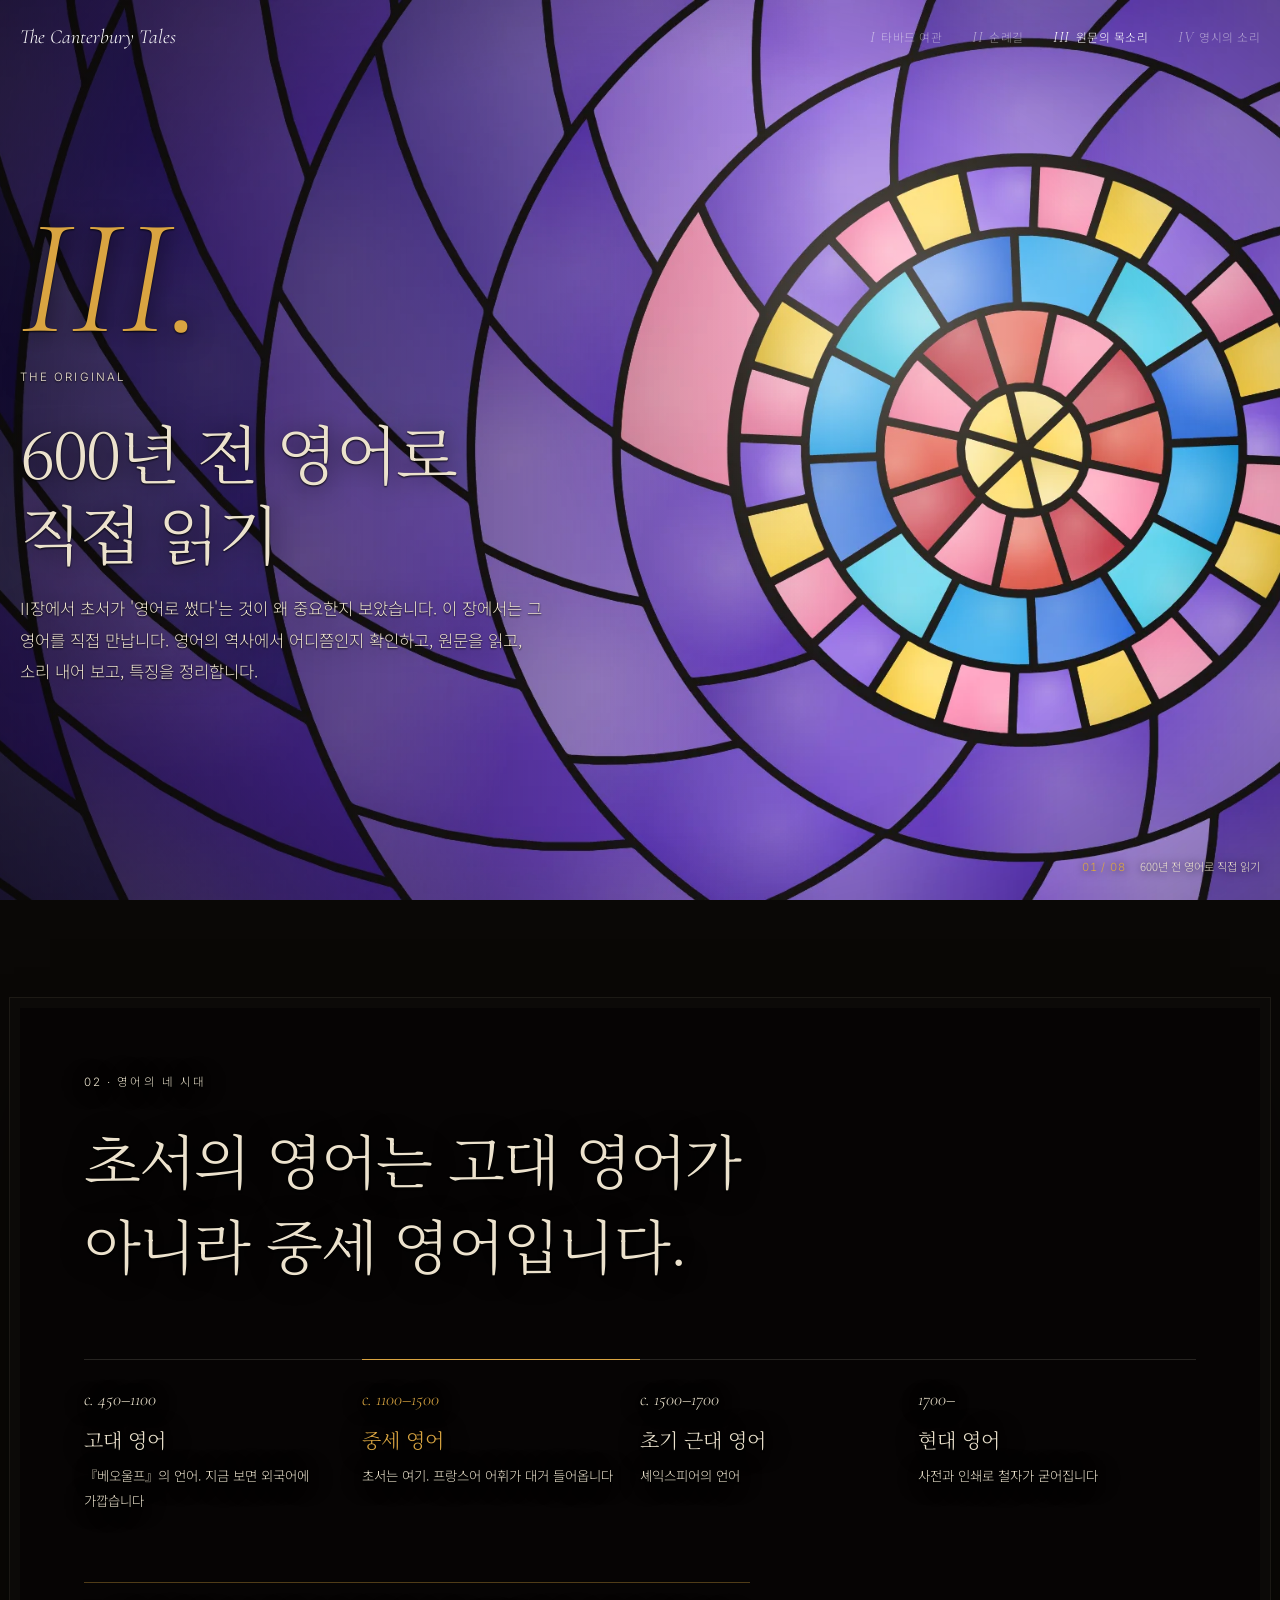
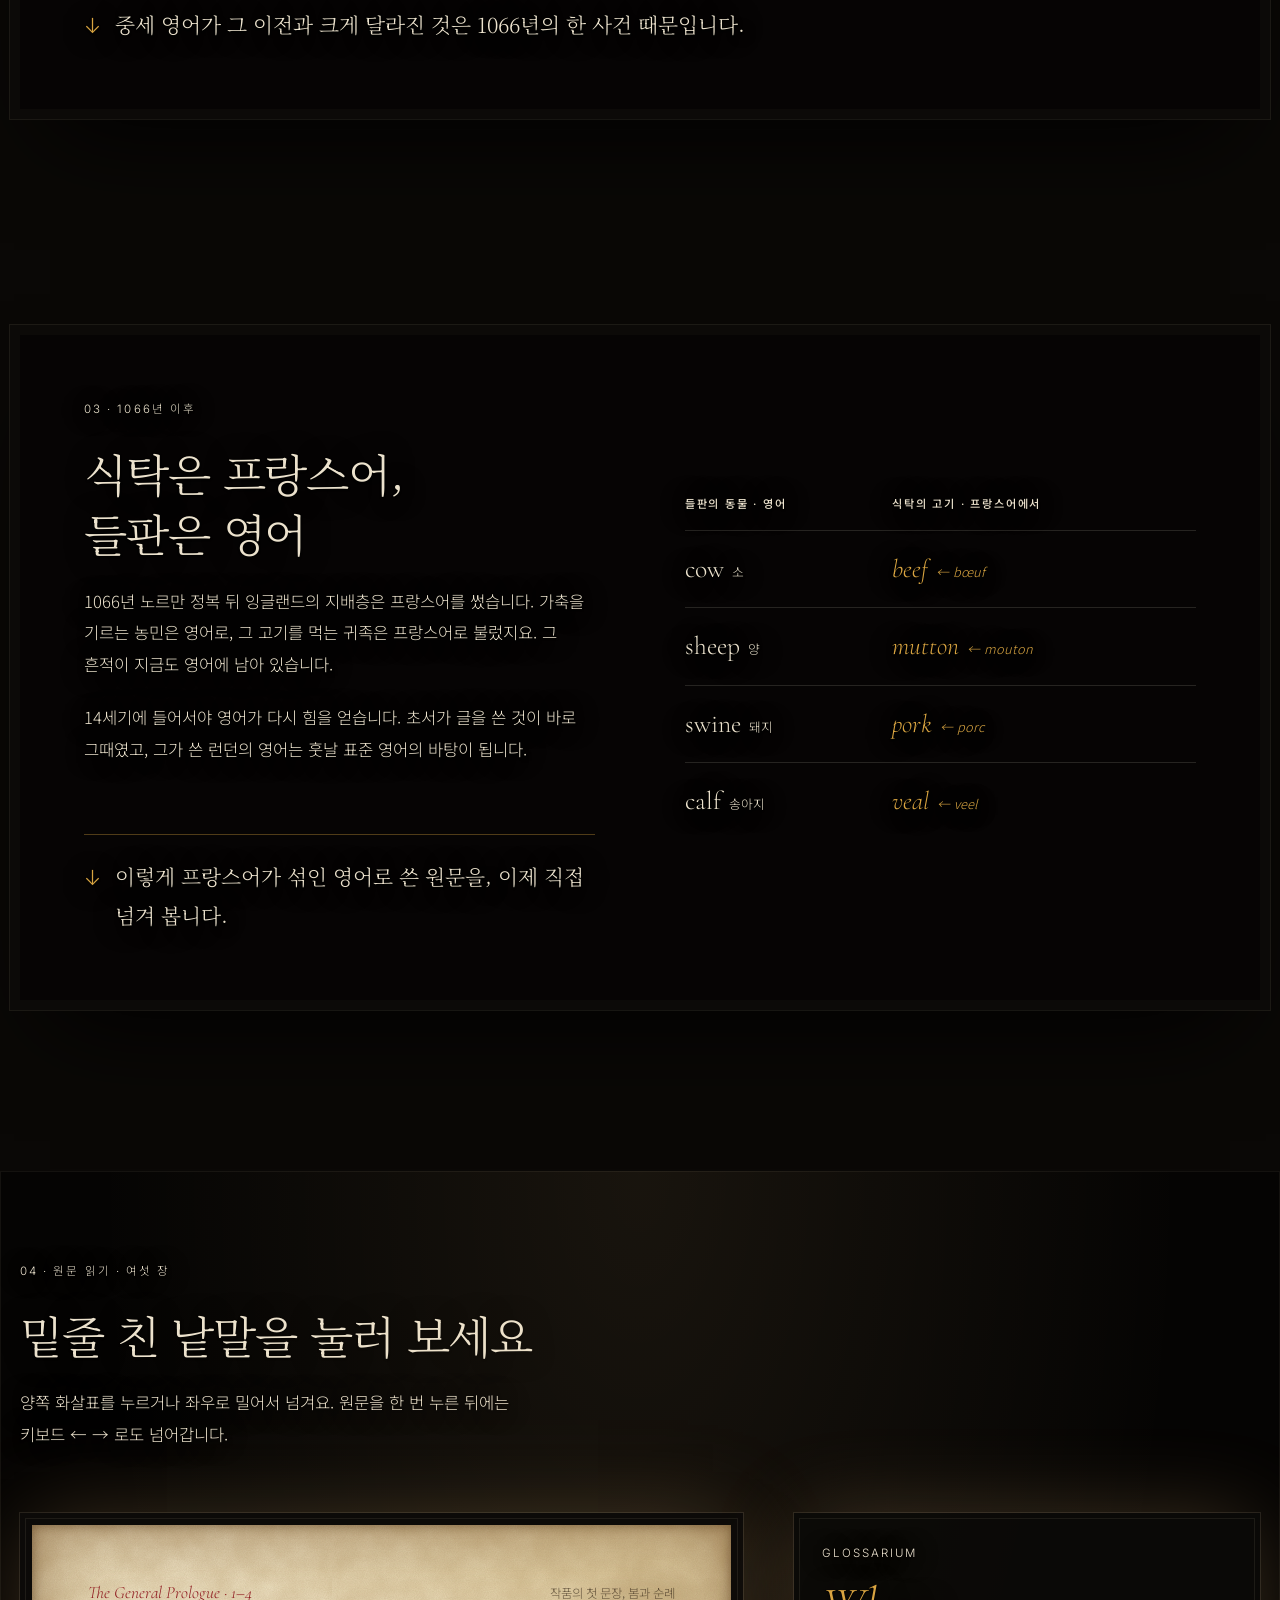
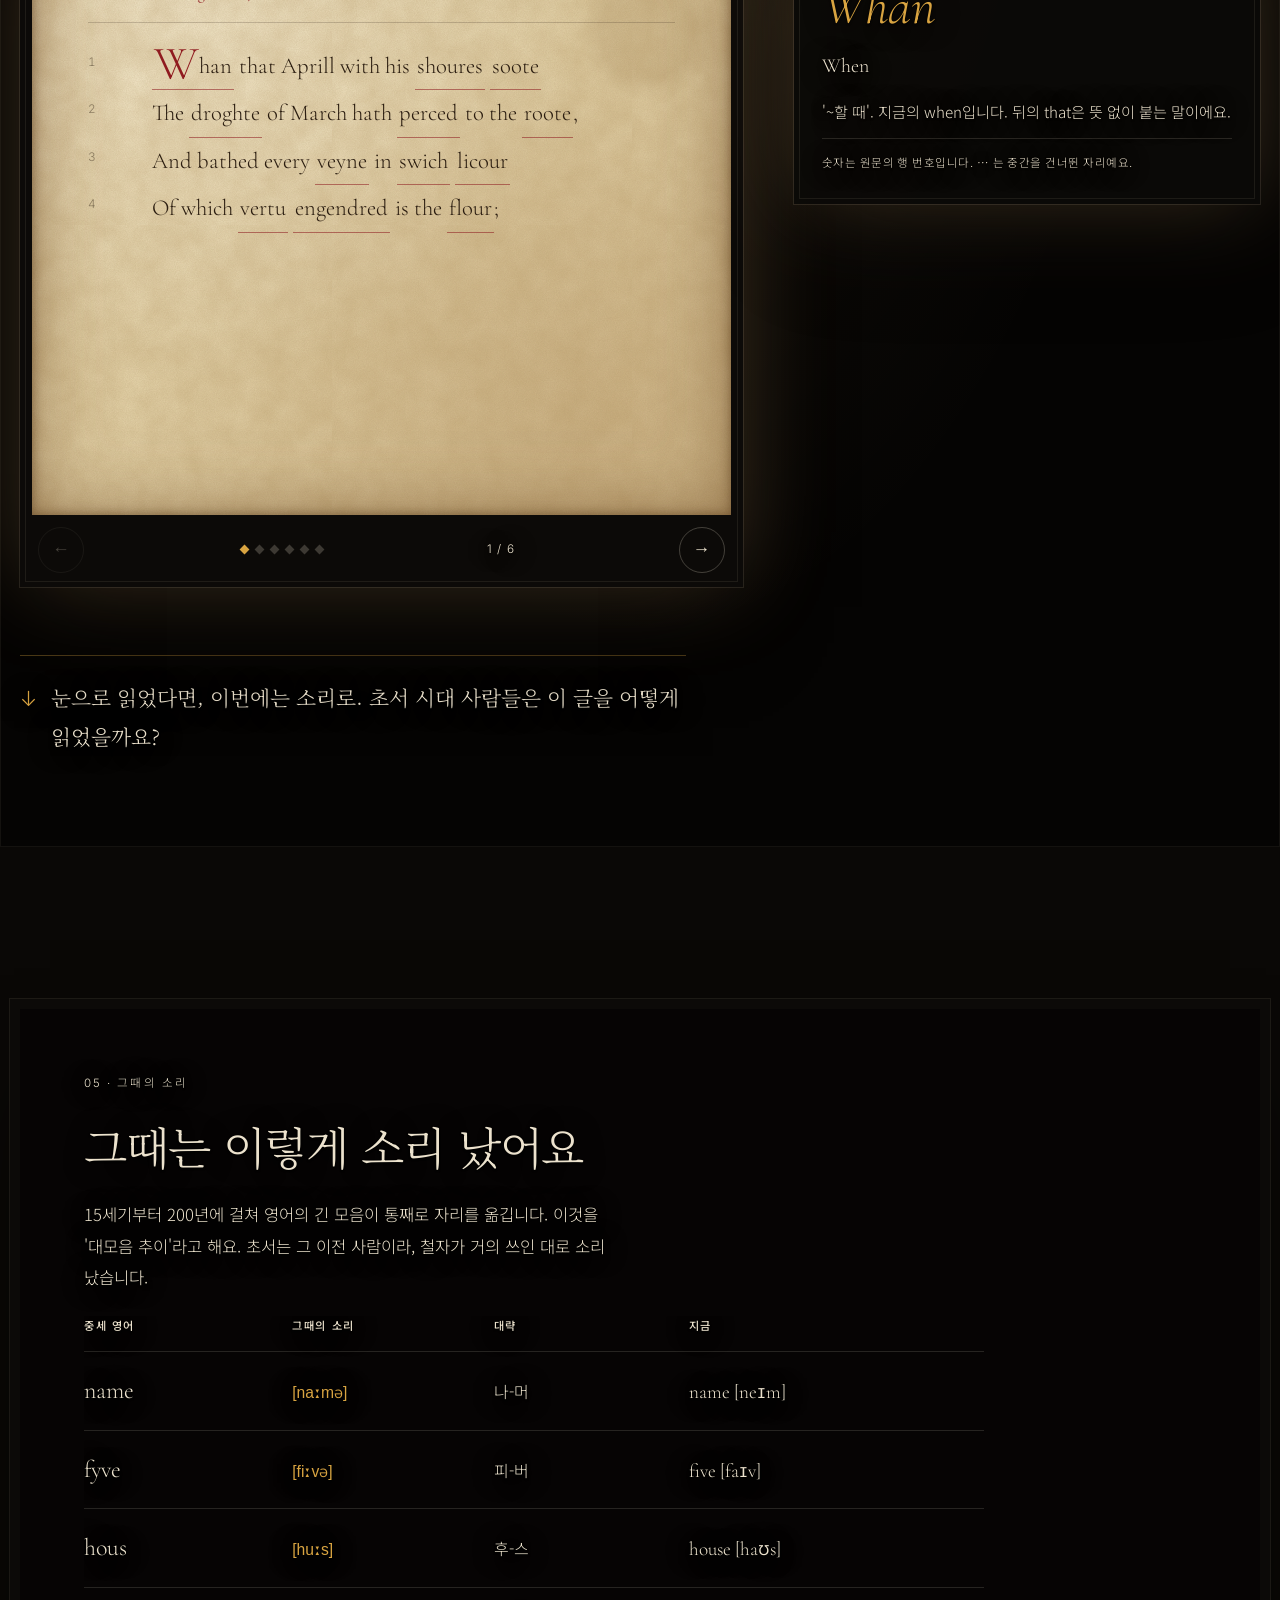
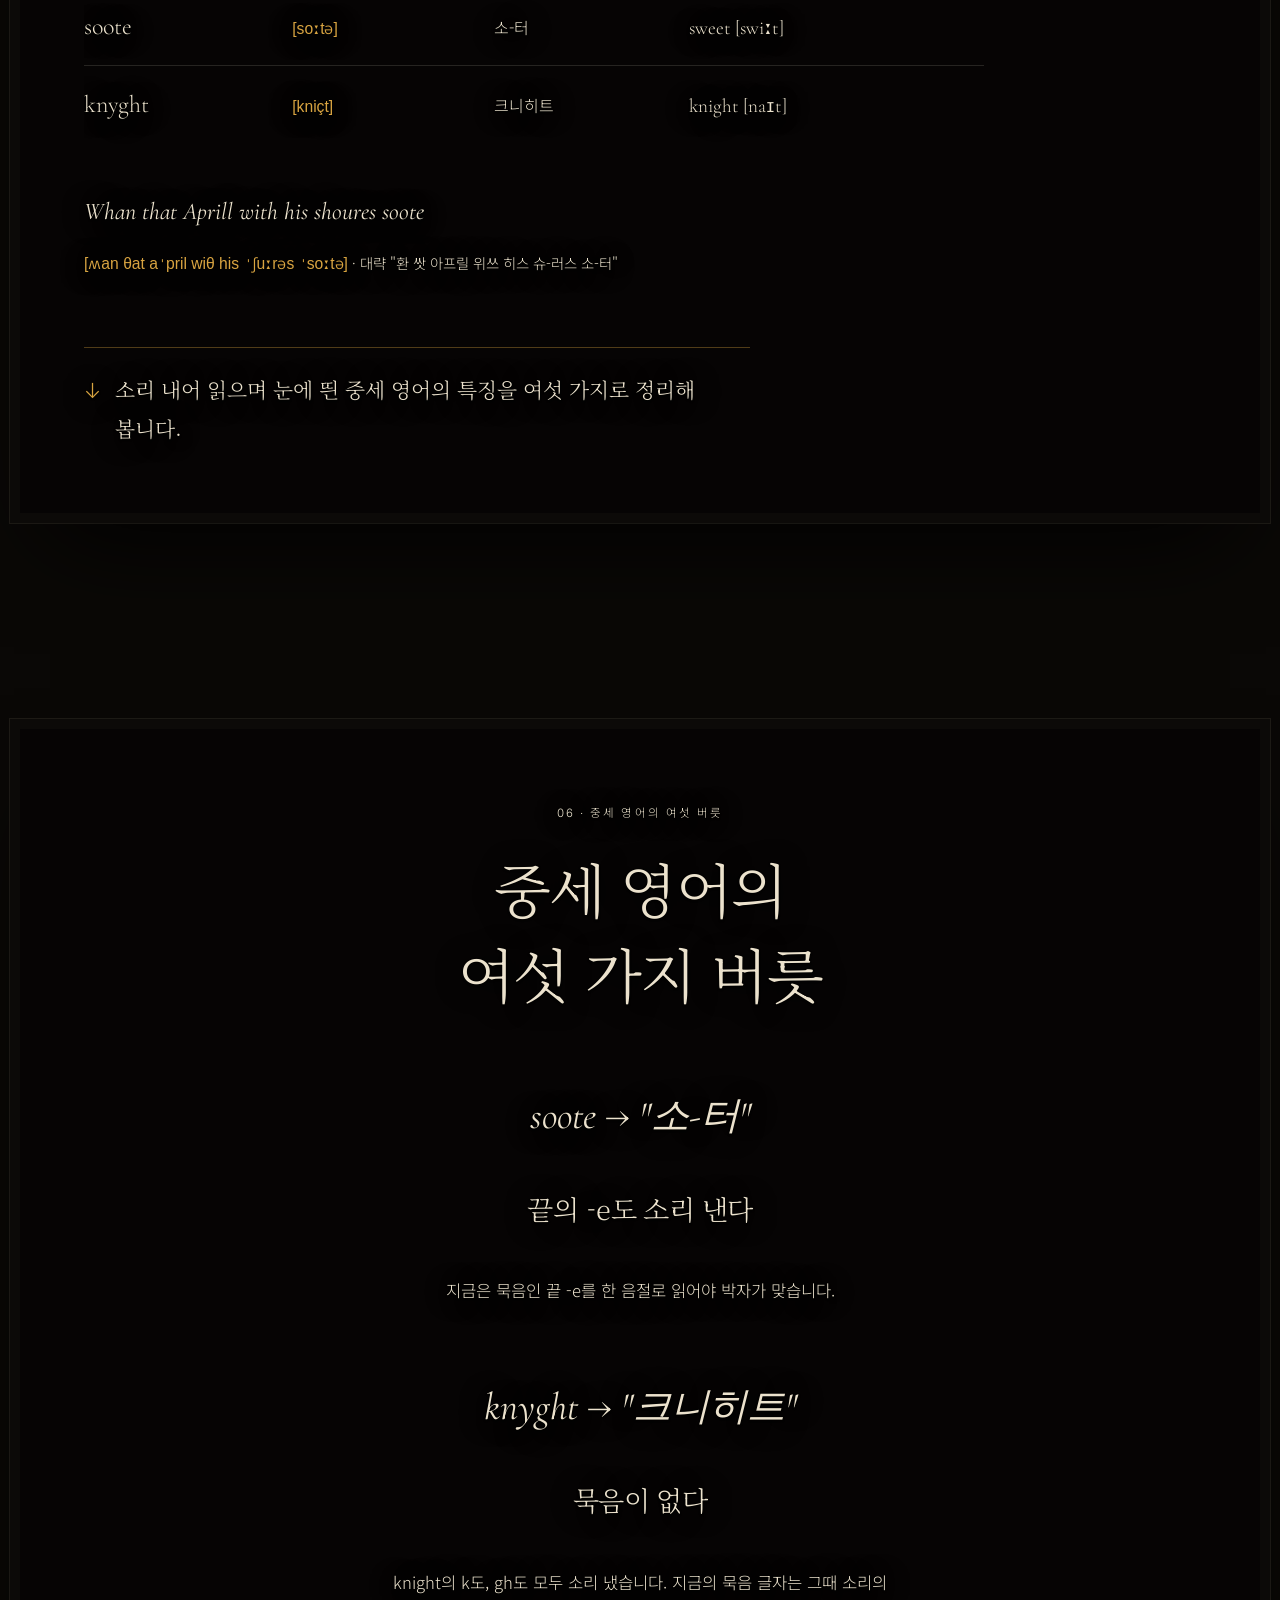
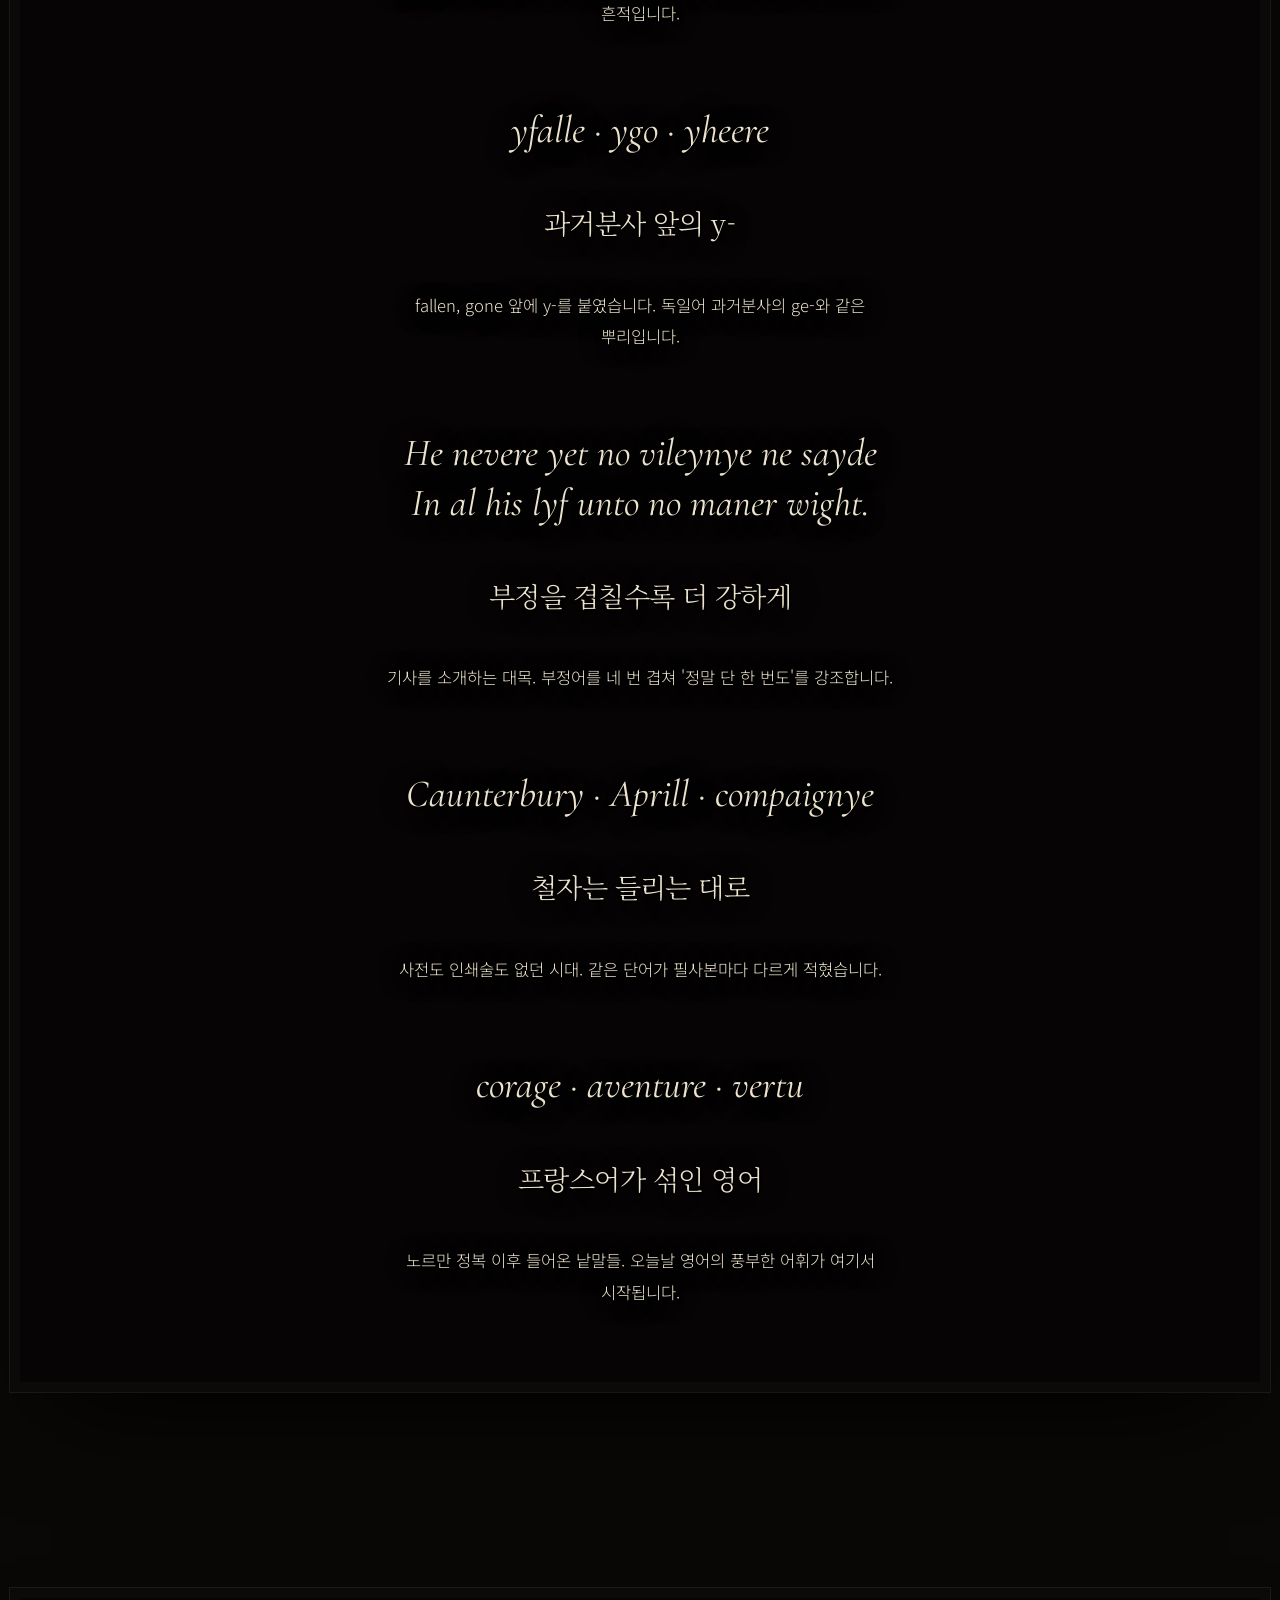
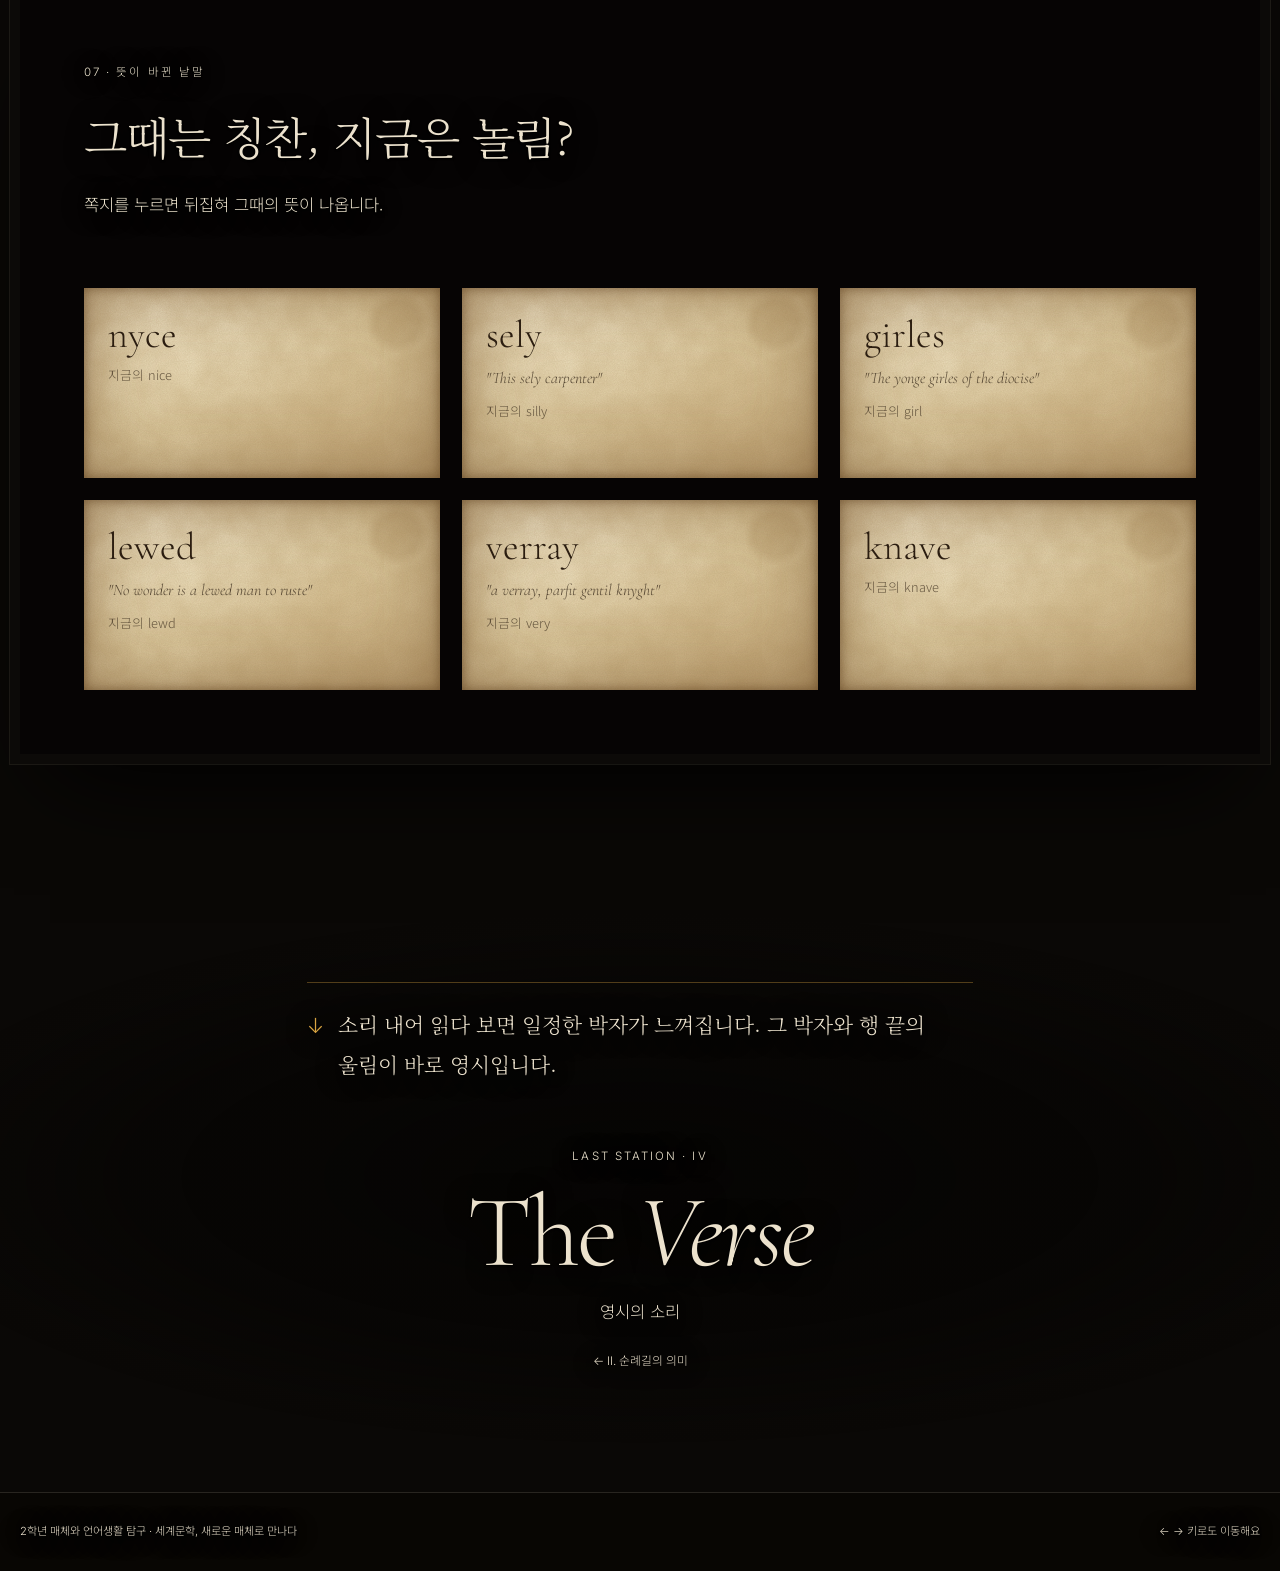
<file: language.html>
<!doctype html>
<html lang="ko">
<head>
<meta charset="utf-8">
<meta name="viewport" content="width=device-width, initial-scale=1, viewport-fit=cover">
<title>III. 원문의 목소리 · 캔터베리로 가는 길</title>
<link rel="preconnect" href="https://fonts.googleapis.com">
<link rel="preconnect" href="https://fonts.gstatic.com" crossorigin>
<link rel="stylesheet" href="https://fonts.googleapis.com/css2?family=IM+Fell+English:ital@0;1&family=Cormorant+Garamond:ital,wght@0,300;0,400;0,500;1,300;1,400&family=Inter:wght@400;500&family=Noto+Sans+KR:wght@300;400;500&family=Noto+Serif+KR:wght@300;400&display=swap">
<link rel="stylesheet" href="style.css">
<link rel="stylesheet" href="scenes.css">
<link rel="stylesheet" href="flow.css">
<link rel="stylesheet" href="light.css">
<style>
  .eras { display: grid; grid-template-columns: repeat(4, minmax(0, 1fr)); width: 100%; margin-top: 50px; }
  @media (max-width: 760px) { .eras { grid-template-columns: repeat(2, minmax(0, 1fr)); row-gap: 30px; } }
  .era { display: grid; gap: 4px; padding: 22px 16px 0 0; border-top: 1px solid var(--line); text-align: left; align-content: start; }
  .era b { font-family: var(--serif); font-style: italic; font-weight: 300; font-size: 1.15rem; color: var(--dim); }
  .era strong { font-family: var(--ko-serif); font-weight: 300; font-size: 1.25rem; }
  .era span { font-size: .84rem; color: var(--dim); }
  .era.here { border-top-color: var(--gold); }
  .era.here b, .era.here strong { color: var(--gold); }

  .pairs { width: 100%; max-width: 760px; border-collapse: collapse; }
  .pairs th { font-family: var(--label); font-weight: 500; font-size: .7rem; letter-spacing: .16em; text-transform: uppercase; color: var(--dim); text-align: left; padding: 0 0 14px; }
  .pairs td { padding: 14px 0; border-top: 1px solid var(--line); font-family: var(--serif); font-size: clamp(1.2rem, 2.2vw, 1.6rem); }
  .pairs td small { font-family: var(--ko); font-size: .8rem; color: var(--dim); margin-left: 8px; }
  .pairs td:nth-child(2) { color: var(--gold); font-style: italic; }

  .reading { display: grid; grid-template-columns: minmax(0, 1.55fr) minmax(0, 1fr); gap: clamp(24px, 4vw, 56px); align-items: start; width: 100%; margin-top: 40px; }
  @media (max-width: 900px) { .reading { grid-template-columns: 1fr; } }
  .codex { outline: none; touch-action: pan-y; user-select: none; }
  .codex:focus-visible { box-shadow: 0 0 0 2px var(--gold), 0 0 90px -10px rgb(255 205 130 / .25); }
  .leaves { display: grid; perspective: 1800px; }
  .leaf { grid-area: 1 / 1; padding: clamp(26px, 4.5vw, 52px) clamp(22px, 4.5vw, 56px) clamp(30px, 4vw, 44px); visibility: hidden; opacity: 0; backface-visibility: hidden; min-width: 0; text-shadow: none; }
  .leaf.on { visibility: visible; opacity: 1; }
  .leaf header { display: flex; justify-content: space-between; align-items: baseline; gap: 12px; flex-wrap: wrap; margin-bottom: 20px; border-bottom: 1px solid rgb(43 29 16 / .2); padding-bottom: 12px; }
  .leaf .rub { font-family: 'IM Fell English', var(--serif); font-style: italic; color: #8f1a1f; font-size: 1.08rem; }
  .leaf .what { font-family: var(--ko); font-size: .78rem; color: rgb(43 29 16 / .65); }
  .leaf ol { list-style: none; margin: 0; padding: 0; }
  .leaf li { position: relative; padding-left: 2.8em; font-family: 'IM Fell English', var(--serif); font-size: clamp(1.12rem, 2.1vw, 1.42rem); line-height: 2.05; color: #2b1d10; }
  .leaf li::before { content: attr(data-n); position: absolute; left: 0; top: .6em; font-family: var(--label); font-size: .52em; color: rgb(43 29 16 / .45); font-variant-numeric: tabular-nums; }
  .leaf li.gap { line-height: 1.2; color: rgb(43 29 16 / .4); }
  .leaf .ini { font-size: 2.1em; line-height: 0; vertical-align: -.12em; color: #8f1a1f; }
  .w { font: inherit; color: inherit; background: none; border: 0; padding: 0 2px; cursor: pointer; border-bottom: 1px solid rgb(143 26 31 / .55); transition: background .5s, color .5s; }
  .w:hover { background: rgb(143 26 31 / .1); }
  .w[aria-pressed="true"] { background: #8f1a1f; color: #f1e3c2; border-bottom-color: transparent; }
  .w[aria-pressed="true"] .ini { color: #f1e3c2; }
  .codex-nav { display: flex; align-items: center; justify-content: space-between; gap: 14px; padding: 12px 6px 2px; color: var(--dim); }
  .codex-nav button { width: 46px; height: 46px; border-radius: 50%; border: 1px solid rgb(236 226 205 / .25); background: none; color: var(--text); font-size: 1.1rem; cursor: pointer; transition: background .5s, border-color .5s, opacity .5s; }
  .codex-nav button:hover:not(:disabled) { background: rgb(217 164 65 / .18); border-color: var(--gold); }
  .codex-nav button:disabled { opacity: .25; cursor: default; }
  .codex-dots { display: flex; gap: 8px; }
  .codex-dots i { width: 7px; height: 7px; transform: rotate(45deg); background: rgb(236 226 205 / .22); transition: background .5s; }
  .codex-dots i.on { background: var(--gold); }
  .codex-count { font-family: var(--label); font-size: .74rem; letter-spacing: .1em; min-width: 3.5em; text-align: center; }
  .gloss-out { display: grid; gap: 12px; position: sticky; top: 110px; min-width: 0; padding: 30px 28px; background: rgb(12 10 8 / .9); }
  .go-word { font-family: 'IM Fell English', var(--serif); font-style: italic; font-size: clamp(2.2rem, 4.4vw, 3.3rem); line-height: 1.1; color: var(--gold); margin: 0; overflow-wrap: anywhere; }
  .go-mod { font-family: var(--serif); font-size: 1.25rem; margin: 0; }
  .go-note { margin: 0; color: var(--dim); font-size: .95rem; }
  .hint { font-family: var(--label); font-size: .72rem; color: var(--dim); letter-spacing: .04em; margin: 0; border-top: 1px solid var(--line); padding-top: 14px; }
  @media (max-width: 900px) { .gloss-out { position: static; } }

  .sounds { width: 100%; max-width: 900px; border-collapse: collapse; }
  .sounds th { font-family: var(--label); font-weight: 500; font-size: .7rem; letter-spacing: .14em; text-transform: uppercase; color: var(--dim); text-align: left; padding: 0 14px 14px 0; white-space: nowrap; }
  .sounds td { padding: 16px 14px 16px 0; border-top: 1px solid var(--line); vertical-align: baseline; white-space: nowrap; }
  .sounds .m { font-family: 'IM Fell English', var(--serif); font-size: 1.5rem; }
  .sounds code, .ipa { font-family: 'Charis SIL', 'Doulos SIL', 'Segoe UI', sans-serif; color: var(--gold); font-size: .98rem; }
  .sounds .now { color: var(--dim); font-family: var(--serif); font-size: 1.2rem; }

  .ages { display: grid; grid-template-columns: repeat(3, minmax(0, 1fr)); gap: clamp(24px, 4vw, 56px); width: 100%; margin-top: 46px; text-align: left; }
  @media (max-width: 860px) { .ages { grid-template-columns: 1fr; } }
  .age { display: grid; gap: 12px; align-content: start; border-top: 1px solid var(--line); padding-top: 24px; }
  .age .yr { font-family: var(--serif); font-style: italic; color: var(--gold); font-size: 1.1rem; }
  .age .m { font-family: 'IM Fell English', var(--serif); font-size: clamp(1.25rem, 2vw, 1.5rem); line-height: 1.5; margin: 0; }
  .age .m u { text-decoration: none; color: var(--gold); }
  .age p { margin: 0; color: var(--dim); font-size: .92rem; }
  .age h3 { font-family: var(--ko-serif); font-weight: 400; font-size: 1.15rem; }

  .slips { display: grid; grid-template-columns: repeat(3, minmax(0, 1fr)); gap: 22px; width: 100%; margin-top: 46px; }
  @media (max-width: 760px) { .slips { grid-template-columns: 1fr; } }
  .flip { font: inherit; border: 0; cursor: pointer; text-align: left; padding: 0; background: none; perspective: 1000px; min-width: 0; }
  .flip-in { display: grid; transition: transform 1.1s var(--ease); transform-style: preserve-3d; }
  .flip[aria-pressed="true"] .flip-in { transform: rotateY(180deg); }
  .face { grid-area: 1 / 1; backface-visibility: hidden; -webkit-backface-visibility: hidden; padding: 26px 24px; display: grid; gap: 6px; align-content: start; min-height: 190px; text-shadow: none; }
  .face.back { transform: rotateY(180deg); }
  .face .m { font-size: 2.4rem; line-height: 1.1; }
  .face small { font-family: var(--ko); font-size: .8rem; color: rgb(43 29 16 / .65); }
  .face em { font-family: 'IM Fell English', var(--serif); font-size: 1rem; color: rgb(43 29 16 / .75); }
  .face .then { font-family: var(--ko-serif); font-size: 1.15rem; color: #8f1a1f; }
  .face p { margin: 0; font-size: .88rem; color: rgb(43 29 16 / .82); }
</style>
</head>
<body>
<header class="bar">
  <a class="brand" href="index.html">The Canterbury Tales</a>
  <nav aria-label="순례 경로">
    <ul class="nav">
      <li><a href="prologue.html"><i>I</i><span>타바드 여관</span></a></li>
      <li><a href="meaning.html"><i>II</i><span>순례길</span></a></li>
      <li><a href="language.html" aria-current="page"><i>III</i><span>원문의 목소리</span></a></li>
      <li><a href="epilogue.html"><i>IV</i><span>영시의 소리</span></a></li>
    </ul>
  </nav>
</header>

<main>
  <section class="scene" data-hero data-title="600년 전 영어로 직접 읽기">
    <div class="wrap duo">
      <div class="stack">
        <p class="num" data-fade>III.</p>
        <p class="label" data-fade>The Original</p>
        <h1 class="h1" data-split>600년 전 영어로 직접 읽기</h1>
        <p class="p" data-fade>II장에서 초서가 '영어로 썼다'는 것이 왜 중요한지 보았습니다. 이 장에서는 그 영어를 직접 만납니다. 영어의 역사에서 어디쯤인지 확인하고, 원문을 읽고, 소리 내어 보고, 특징을 정리합니다.</p>
      </div>
    </div>
  </section>

  <section class="scene short" data-title="영어의 네 시대">
    <div class="wrap">
      <div class="panel stack">
      <p class="label" data-fade>02 · 영어의 네 시대</p>
      <p class="big scrub">초서의 영어는 고대 영어가 아니라 중세 영어입니다.</p>
      <div class="eras">
        <div class="era" data-fade><b>c. 450–1100</b><strong>고대 영어</strong><span>『베오울프』의 언어. 지금 보면 외국어에 가깝습니다</span></div>
        <div class="era here" data-fade="0.1"><b>c. 1100–1500</b><strong>중세 영어</strong><span>초서는 여기. 프랑스어 어휘가 대거 들어옵니다</span></div>
        <div class="era" data-fade="0.2"><b>c. 1500–1700</b><strong>초기 근대 영어</strong><span>셰익스피어의 언어</span></div>
        <div class="era" data-fade="0.3"><b>1700–</b><strong>현대 영어</strong><span>사전과 인쇄로 철자가 굳어집니다</span></div>
      </div>
      <p class="bridge" data-fade>중세 영어가 그 이전과 크게 달라진 것은 1066년의 한 사건 때문입니다.</p>
      </div>
    </div>
  </section>

  <section class="scene" data-title="1066년 이후">
    <div class="wrap duo panel">
      <div class="stack">
        <p class="label" data-fade>03 · 1066년 이후</p>
        <h2 class="h2" data-split>식탁은 프랑스어, 들판은 영어</h2>
        <p class="p" data-fade>1066년 노르만 정복 뒤 잉글랜드의 지배층은 프랑스어를 썼습니다. 가축을 기르는 농민은 영어로, 그 고기를 먹는 귀족은 프랑스어로 불렀지요. 그 흔적이 지금도 영어에 남아 있습니다.</p>
        <p class="p" data-fade="0.15">14세기에 들어서야 영어가 다시 힘을 얻습니다. 초서가 글을 쓴 것이 바로 그때였고, 그가 쓴 런던의 영어는 훗날 표준 영어의 바탕이 됩니다.</p>
        <p class="bridge" data-fade>이렇게 프랑스어가 섞인 영어로 쓴 원문을, 이제 직접 넘겨 봅니다.</p>
      </div>
      <div class="stack">
        <table class="pairs" data-fade>
          <thead><tr><th>들판의 동물 · 영어</th><th>식탁의 고기 · 프랑스어에서</th></tr></thead>
          <tbody>
            <tr><td>cow<small>소</small></td><td>beef<small>← bœuf</small></td></tr>
            <tr><td>sheep<small>양</small></td><td>mutton<small>← mouton</small></td></tr>
            <tr><td>swine<small>돼지</small></td><td>pork<small>← porc</small></td></tr>
            <tr><td>calf<small>송아지</small></td><td>veal<small>← veel</small></td></tr>
          </tbody>
        </table>
      </div>
    </div>
  </section>

  <section class="vault" id="read" data-title="원문 읽기">
    <div class="vault-in">
    <div class="wrap stack">
      <p class="label" data-fade>04 · 원문 읽기 · 여섯 장</p>
      <h2 class="h2" data-split>밑줄 친 낱말을 눌러 보세요</h2>
      <p class="p" data-fade>양쪽 화살표를 누르거나 좌우로 밀어서 넘겨요. 원문을 한 번 누른 뒤에는 키보드 ← → 로도 넘어갑니다.</p>
      <div class="reading" data-fade>
        <div class="codex leaded" data-codex tabindex="0" aria-label="원문 여섯 장, 좌우로 넘기기">
          <div class="leaves">

            <article class="leaf vellum">
              <header><span class="rub">The General Prologue · 1–4</span><span class="what">작품의 첫 문장, 봄과 순례</span></header>
              <ol>
                <li data-n="1"><button type="button" class="w" data-m="When" data-g="'~할 때'. 지금의 when입니다. 뒤의 that은 뜻 없이 붙는 말이에요."><span class="ini">W</span>han</button> that Aprill with his <button type="button" class="w" data-m="showers" data-g="소나기들. 끝의 -es를 한 음절로 읽어 '슈-러스'처럼 소리 냅니다.">shoures</button> <button type="button" class="w" data-m="sweet" data-g="달콤한, 향긋한. 끝의 -e까지 읽어 '소-터'. 지금의 sweet과 같은 뿌리입니다.">soote</button></li>
                <li data-n="2">The <button type="button" class="w" data-m="drought" data-g="가뭄. 3월의 메마른 땅을 4월의 비가 적신다는 뜻입니다.">droghte</button> of March hath <button type="button" class="w" data-m="pierced" data-g="꿰뚫었다. 비가 땅속 뿌리까지 스며든 모습입니다.">perced</button> to the <button type="button" class="w" data-m="root" data-g="뿌리. 이 행의 roote와 앞 행의 soote가 각운을 이룹니다.">roote</button>,</li>
                <li data-n="3">And bathed every <button type="button" class="w" data-m="vein" data-g="(식물의) 관, 잎맥. 식물 속 물길을 사람의 핏줄처럼 불렀습니다.">veyne</button> in <button type="button" class="w" data-m="such" data-g="그러한. 지금의 such입니다.">swich</button> <button type="button" class="w" data-m="liquid, sap" data-g="물기, 수액. 프랑스어에서 온 말로 지금의 liquor와 뿌리가 같습니다.">licour</button></li>
                <li data-n="4">Of which <button type="button" class="w" data-m="power" data-g="힘, 효능. 지금은 '미덕(virtue)'이지만, 그때는 무언가를 일으키는 힘을 뜻했습니다.">vertu</button> <button type="button" class="w" data-m="brought forth" data-g="생겨나게 하다. 그 힘으로 꽃이 피어난다는 뜻입니다.">engendred</button> is the <button type="button" class="w" data-m="flower" data-g="꽃. flour(밀가루)와 flower는 원래 같은 단어였습니다. 밀의 '가장 좋은 부분'이 밀가루였지요.">flour</button>;</li>
              </ol>
            </article>

            <article class="leaf vellum">
              <header><span class="rub">The General Prologue · 19–27</span><span class="what">타바드 여관에 모인 순례자들</span></header>
              <ol>
                <li data-n="19"><button type="button" class="w" data-m="It befell / It happened" data-g="'~한 일이 있었다'. 이야기를 시작할 때 쓰는 말로, 현대 영어 befall의 과거형입니다."><span class="ini">B</span>ifil</button> that in that <button type="button" class="w" data-m="season" data-g="계절. 여기서는 4월, 순례의 계절.">seson</button> on a day,</li>
                <li data-n="20">In <button type="button" class="w" data-m="Southwark" data-g="런던 템스강 남쪽 동네. 캔터베리로 가는 길이 시작되는 곳이라 여관이 몰려 있었습니다.">Southwerk</button> at the <button type="button" class="w" data-m="the Tabard (inn)" data-g="타바드 여관. tabard는 기사가 갑옷 위에 입던 겉옷으로, 간판에서 이름을 땄습니다. 실제로 있던 여관입니다.">Tabard</button> as I <button type="button" class="w" data-m="lodged" data-g="'누워 있었다'가 아니라 '묵고 있었다'.">lay</button></li>
                <li data-n="21">Redy to <button type="button" class="w" data-m="to go" data-g="가다. 지금 go의 과거형 went는 원래 이 wenden의 과거형이었습니다.">wenden</button> on my pilgrymage</li>
                <li data-n="22">To Caunterbury with ful devout <button type="button" class="w" data-m="heart, spirit" data-g="마음. 프랑스어에서 온 말로 지금의 courage가 되었습니다.">corage</button>,</li>
                <li data-n="23">At nyght was come into that <button type="button" class="w" data-m="inn" data-g="여관. hostel, hotel, hospital과 뿌리가 같습니다.">hostelrye</button></li>
                <li data-n="24">Wel <button type="button" class="w" data-m="twenty-nine" data-g="스물아홉. '아홉하고 스물'처럼 일의 자리를 먼저 말했습니다. 지금의 독일어와 같은 방식입니다.">nyne and twenty</button> in a compaignye</li>
                <li data-n="25">Of <button type="button" class="w" data-m="sundry, various" data-g="여러 가지의. 신분과 직업이 제각각인 순례자들.">sondry</button> folk, <button type="button" class="w" data-m="by chance fallen together" data-g="'우연히 함께하게 된'. yfalle은 fall의 과거분사로, 앞의 y-가 중세 영어의 표시입니다.">by aventure yfalle</button></li>
                <li data-n="26">In <button type="button" class="w" data-m="fellowship" data-g="한 무리, 일행.">felaweshipe</button>, and pilgrimes were they alle,</li>
                <li data-n="27">That toward Caunterbury <button type="button" class="w" data-m="would ride" data-g="'말을 타고 가려 했다'. 동사 끝 -en은 복수 주어를 나타냅니다.">wolden ryde</button>.</li>
              </ol>
            </article>

            <article class="leaf vellum">
              <header><span class="rub">The Knight · 43–46, 72</span><span class="what">가장 먼저 소개되는 순례자, 기사</span></header>
              <ol>
                <li data-n="43"><span class="ini">A</span> <button type="button" class="w" data-m="knight" data-g="기사. k와 gh를 모두 소리 내어 '크니히트'에 가깝게 읽었습니다. gh는 독일어 ich의 ch 같은 소리였어요.">Knyght</button> ther was, and that a <button type="button" class="w" data-m="worthy, distinguished" data-g="훌륭한, 존경받는.">worthy</button> man,</li>
                <li data-n="44">That <button type="button" class="w" data-m="from" data-g="~부터. 지금의 from.">fro</button> the tyme that he first <button type="button" class="w" data-m="began" data-g="시작했다. 지금의 began.">bigan</button></li>
                <li data-n="45">To <button type="button" class="w" data-m="ride out (on campaign)" data-g="원정을 떠나다. 기사로서 처음 싸움터에 나선 때를 말합니다.">riden out</button>, he loved <button type="button" class="w" data-m="chivalry" data-g="기사도. 프랑스어 chevalerie(말 탄 사람들)에서 왔습니다.">chivalrie</button>,</li>
                <li data-n="46"><button type="button" class="w" data-m="fidelity, truth" data-g="신의, 한 말을 지키는 것. 지금의 truth와 뿌리가 같지만 '충실함'에 가깝습니다.">Trouthe</button> and honour, <button type="button" class="w" data-m="generosity" data-g="너그러움, 베풂. 지금의 freedom(자유)과 철자는 닮았지만 뜻이 달랐습니다.">fredom</button> and <button type="button" class="w" data-m="courtesy" data-g="예의, 궁정의 품위.">curteisie</button>.</li>
                <li class="gap" data-n="">⋯</li>
                <li data-n="72">He was a <button type="button" class="w" data-m="true, genuine" data-g="진정한. 지금의 very가 여기서 나왔습니다. 원래 '참된'이라는 뜻이었어요.">verray</button>, <button type="button" class="w" data-m="perfect" data-g="완벽한. 지금의 perfect.">parfit</button> <button type="button" class="w" data-m="noble" data-g="고귀한, 기품 있는. 지금의 gentle과 gentleman의 뿌리입니다.">gentil</button> knyght.</li>
              </ol>
            </article>

            <article class="leaf vellum">
              <header><span class="rub">The Clerk · 285–286, 307–308</span><span class="what">책만 아는 옥스퍼드의 가난한 학생</span></header>
              <ol>
                <li data-n="285"><span class="ini">A</span> <button type="button" class="w" data-m="clerk, scholar" data-g="학생, 학자. 성직을 준비하며 공부하는 사람을 가리켰습니다. 지금은 '사무원'이지요.">Clerk</button> ther was of <button type="button" class="w" data-m="Oxford" data-g="옥스퍼드. '소(oxen)가 건너는 여울(ford)'이라는 지명이 그대로 보입니다.">Oxenford</button> also,</li>
                <li data-n="286">That unto <button type="button" class="w" data-m="logic" data-g="논리학. 중세 대학의 기초 과목이었습니다.">logyk</button> hadde longe <button type="button" class="w" data-m="gone (devoted himself)" data-g="'오래전부터 몸담아 왔다'. ygo는 go의 과거분사로, 앞에 y-가 붙었습니다.">ygo</button>.</li>
                <li class="gap" data-n="">⋯</li>
                <li data-n="307"><button type="button" class="w" data-m="tending toward, resounding with" data-g="'~으로 울리는, ~에 기운'. 그의 말은 늘 도덕적인 미덕을 향했다는 뜻입니다.">Sownynge</button> in moral vertu was his <button type="button" class="w" data-m="speech" data-g="말, 말씨.">speche</button>,</li>
                <li data-n="308">And <button type="button" class="w" data-m="And gladly would he learn and gladly teach" data-g="'기꺼이 배우고 기꺼이 가르쳤다.' 이 작품에서 가장 자주 인용되는 구절 가운데 하나입니다.">gladly wolde he lerne and gladly teche</button>.</li>
              </ol>
            </article>

            <article class="leaf vellum">
              <header><span class="rub">The Wife of Bath · 445–446, 459–460</span><span class="what">다섯 번 결혼한 바스의 여장부</span></header>
              <ol>
                <li data-n="445"><span class="ini">A</span> good <button type="button" class="w" data-m="woman" data-g="여자. 결혼 여부와 상관없이 여성을 뜻했습니다. midwife에 옛 뜻이 남아 있지요.">Wif</button> was ther of <button type="button" class="w" data-m="near Bath" data-g="바스 근처. 바스는 잉글랜드 서쪽의 도시로, 당시 직물업으로 유명했습니다.">biside Bathe</button>,</li>
                <li data-n="446">But she was <button type="button" class="w" data-m="somewhat" data-g="다소, 좀. some + deal(부분).">somdel</button> <button type="button" class="w" data-m="deaf" data-g="귀가 어두운. 지금의 deaf.">deef</button>, and that was <button type="button" class="w" data-m="a pity" data-g="안타까운 일. 지금의 scathe(해를 입히다)와는 뜻이 다릅니다.">scathe</button>.</li>
                <li class="gap" data-n="">⋯</li>
                <li data-n="459">She was a worthy womman al <button type="button" class="w" data-m="her life" data-g="평생. hir는 her, lyve는 life입니다.">hir lyve</button>:</li>
                <li data-n="460">Housbondes at <button type="button" class="w" data-m="church door" data-g="교회 문. 중세의 결혼식은 교회 안이 아니라 교회 문 앞에서 올렸습니다.">chirche dore</button> she hadde <button type="button" class="w" data-m="five" data-g="다섯. 대모음 추이 이전이라 '피-버'에 가깝게 읽었습니다.">fyve</button>,</li>
              </ol>
            </article>

            <article class="leaf vellum">
              <header><span class="rub">The Miller's Prologue</span><span class="what">음담을 시작하기 전, 작가의 경고</span></header>
              <ol>
                <li data-n="·"><span class="ini">A</span>nd therfore, <button type="button" class="w" data-m="whoever wishes not" data-g="'누구든 ~하고 싶지 않다면'. list는 '바라다'라는 뜻의 옛 동사입니다.">whoso list it nat</button> <button type="button" class="w" data-m="hear" data-g="듣다. 동사 앞에도 y-가 붙곤 했습니다.">yheere</button>,</li>
                <li data-n="·">Turne over the <button type="button" class="w" data-m="leaf (page)" data-g="책장. 지금도 turn over a new leaf(새 출발하다)라는 표현에 남아 있습니다.">leef</button> and <button type="button" class="w" data-m="choose" data-g="고르다. 지금의 choose.">chese</button> another tale;</li>
                <li data-n="·">For he shal fynde <button type="button" class="w" data-m="enough" data-g="충분히 많이. 지금의 enough.">ynowe</button>, <button type="button" class="w" data-m="great and small" data-g="길고 짧은 것, 크고 작은 것.">grete and smale</button>,</li>
                <li data-n="·">Of <button type="button" class="w" data-m="historical matter" data-g="역사 이야기, 실제 있었던 일을 담은 이야기.">storial thyng</button> that toucheth <button type="button" class="w" data-m="nobility" data-g="고귀함, 기품. gentil의 명사형입니다.">gentillesse</button>,</li>
                <li data-n="·">And <button type="button" class="w" data-m="also" data-g="또한. 지금은 쓰지 않는 말입니다.">eek</button> moralitee and <button type="button" class="w" data-m="holiness" data-g="거룩함.">hoolynesse</button>.</li>
              </ol>
            </article>

          </div>
          <div class="codex-nav">
            <button type="button" class="codex-prev" aria-label="이전 장">←</button>
            <span class="codex-dots" aria-hidden="true"></span>
            <span class="codex-count" aria-live="polite"></span>
            <button type="button" class="codex-next" aria-label="다음 장">→</button>
          </div>
        </div>
        <aside class="gloss-out leaded" id="gloss-out" aria-live="polite">
          <p class="label">Glossarium</p>
          <p class="go-word">Whan</p>
          <p class="go-mod">When</p>
          <p class="go-note">'~할 때'. 지금의 when입니다. 뒤의 that은 뜻 없이 붙는 말이에요.</p>
          <p class="hint">숫자는 원문의 행 번호입니다. ⋯ 는 중간을 건너뛴 자리예요.</p>
        </aside>
      </div>
      <p class="bridge" data-fade>눈으로 읽었다면, 이번에는 소리로. 초서 시대 사람들은 이 글을 어떻게 읽었을까요?</p>
    </div>
    </div>
  </section>

  <section class="scene" data-title="그때의 소리">
    <div class="wrap stack panel">
      <p class="label" data-fade>05 · 그때의 소리</p>
      <h2 class="h2" data-split>그때는 이렇게 소리 났어요</h2>
      <p class="p" data-fade>15세기부터 200년에 걸쳐 영어의 긴 모음이 통째로 자리를 옮깁니다. 이것을 '대모음 추이'라고 해요. 초서는 그 이전 사람이라, 철자가 거의 쓰인 대로 소리 났습니다.</p>
      <div class="scroll-x" data-fade data-lenis-prevent>
        <table class="sounds">
          <thead><tr><th>중세 영어</th><th>그때의 소리</th><th>대략</th><th>지금</th></tr></thead>
          <tbody>
            <tr><td class="m">name</td><td><code>[naːmə]</code></td><td>나-머</td><td class="now">name [neɪm]</td></tr>
            <tr><td class="m">fyve</td><td><code>[fiːvə]</code></td><td>피-버</td><td class="now">five [faɪv]</td></tr>
            <tr><td class="m">hous</td><td><code>[huːs]</code></td><td>후-스</td><td class="now">house [haʊs]</td></tr>
            <tr><td class="m">soote</td><td><code>[soːtə]</code></td><td>소-터</td><td class="now">sweet [swiːt]</td></tr>
            <tr><td class="m">knyght</td><td><code>[kniçt]</code></td><td>크니히트</td><td class="now">knight [naɪt]</td></tr>
          </tbody>
        </table>
      </div>
      <p class="me sm" data-fade style="margin-top:30px">Whan that Aprill with his shoures soote</p>
      <p class="gloss" data-fade><span class="ipa">[ʍan θat aˈpril wiθ his ˈʃuːrəs ˈsoːtə]</span> · 대략 "환 쌋 아프릴 위쓰 히스 슈-러스 소-터"</p>
      <p class="bridge" data-fade>소리 내어 읽으며 눈에 띈 중세 영어의 특징을 여섯 가지로 정리해 봅니다.</p>
    </div>
  </section>

  <section class="scene" data-steps data-title="중세 영어의 여섯 버릇">
    <div class="wrap panel">
      <div class="steps-stage">
        <div class="step"><p class="label">06 · 중세 영어의 여섯 버릇</p><p class="big">중세 영어의<br>여섯 가지 버릇</p></div>
        <div class="step"><p class="me">soote → "소-터"</p><p class="h3">끝의 -e도 소리 낸다</p><p class="p">지금은 묵음인 끝 -e를 한 음절로 읽어야 박자가 맞습니다.</p></div>
        <div class="step"><p class="me">knyght → "크니히트"</p><p class="h3">묵음이 없다</p><p class="p">knight의 k도, gh도 모두 소리 냈습니다. 지금의 묵음 글자는 그때 소리의 흔적입니다.</p></div>
        <div class="step"><p class="me">yfalle · ygo · yheere</p><p class="h3">과거분사 앞의 y-</p><p class="p">fallen, gone 앞에 y-를 붙였습니다. 독일어 과거분사의 ge-와 같은 뿌리입니다.</p></div>
        <div class="step"><p class="me">He nevere yet no vileynye ne sayde<br>In al his lyf unto no maner wight.</p><p class="h3">부정을 겹칠수록 더 강하게</p><p class="p">기사를 소개하는 대목. 부정어를 네 번 겹쳐 '정말 단 한 번도'를 강조합니다.</p></div>
        <div class="step"><p class="me">Caunterbury · Aprill · compaignye</p><p class="h3">철자는 들리는 대로</p><p class="p">사전도 인쇄술도 없던 시대. 같은 단어가 필사본마다 다르게 적혔습니다.</p></div>
        <div class="step"><p class="me">corage · aventure · vertu</p><p class="h3">프랑스어가 섞인 영어</p><p class="p">노르만 정복 이후 들어온 낱말들. 오늘날 영어의 풍부한 어휘가 여기서 시작됩니다.</p></div>
      </div>
      <div class="progress" aria-hidden="true"><i></i><i></i><i></i><i></i><i></i><i></i><i></i></div>
    </div>
  </section>


  <section class="scene" data-title="뜻이 바뀐 낱말">
    <div class="wrap stack panel">
      <p class="label" data-fade>07 · 뜻이 바뀐 낱말</p>
      <h2 class="h2" data-split>그때는 칭찬, 지금은 놀림?</h2>
      <p class="p" data-fade>쪽지를 누르면 뒤집혀 그때의 뜻이 나옵니다.</p>
      <div class="slips" data-stagger>
        <button type="button" class="flip" aria-pressed="false"><span class="flip-in">
          <span class="face front vellum"><span class="m">nyce</span><small>지금의 nice</small></span>
          <span class="face back vellum"><span class="then">그때: 어리석은, 순진한</span><p>지금은 '좋은'. 라틴어 nescius(알지 못하는)에서 왔습니다.</p></span></span></button>
        <button type="button" class="flip" aria-pressed="false"><span class="flip-in">
          <span class="face front vellum"><span class="m">sely</span><em>"This sely carpenter"</em><small>지금의 silly</small></span>
          <span class="face back vellum"><span class="then">그때: 복된, 순박한, 가엾은</span><p>지금은 '바보 같은'. 방앗간 주인의 이야기에서 속는 목수를 부르는 말입니다.</p></span></span></button>
        <button type="button" class="flip" aria-pressed="false"><span class="flip-in">
          <span class="face front vellum"><span class="m">girles</span><em>"The yonge girles of the diocise"</em><small>지금의 girl</small></span>
          <span class="face back vellum"><span class="then">그때: 젊은이 (남녀 모두)</span><p>지금은 '소녀'. 소환리를 소개하며 교구의 젊은이들을 가리킨 말입니다.</p></span></span></button>
        <button type="button" class="flip" aria-pressed="false"><span class="flip-in">
          <span class="face front vellum"><span class="m">lewed</span><em>"No wonder is a lewed man to ruste"</em><small>지금의 lewd</small></span>
          <span class="face back vellum"><span class="then">그때: 배우지 못한, 평신도의</span><p>지금은 '음란한'. 성직자가 타락하면 평신도가 녹스는 것도 당연하다는 본당 신부의 말.</p></span></span></button>
        <button type="button" class="flip" aria-pressed="false"><span class="flip-in">
          <span class="face front vellum"><span class="m">verray</span><em>"a verray, parfit gentil knyght"</em><small>지금의 very</small></span>
          <span class="face back vellum"><span class="then">그때: 참된, 진정한</span><p>지금은 '매우'. '참된 기사'를 꾸미던 말이 강조어가 되었습니다.</p></span></span></button>
        <button type="button" class="flip" aria-pressed="false"><span class="flip-in">
          <span class="face front vellum"><span class="m">knave</span><small>지금의 knave</small></span>
          <span class="face back vellum"><span class="then">그때: 사내아이, 하인</span><p>지금은 '악당'. 초서는 '사내아이'라는 뜻으로 knave child라고 썼습니다.</p></span></span></button>
      </div>
    </div>
  </section>

  <section class="scene short" data-title="다음 정거장">
    <div class="wrap stack center">
      <p class="bridge" data-fade style="margin-top:0">소리 내어 읽다 보면 일정한 박자가 느껴집니다. 그 박자와 행 끝의 울림이 바로 영시입니다.</p>
      <a class="next" href="epilogue.html" rel="next" style="margin-top:40px">
        <span class="label">Last Station · IV</span>
        <span class="display">The <em>Verse</em></span>
        <span class="p">영시의 소리</span>
      </a>
      <a class="prevlink" href="meaning.html" rel="prev">← II. 순례길의 의미</a>
    </div>
  </section>
</main>

<footer class="foot"><span>2학년 매체와 언어생활 탐구 · 세계문학, 새로운 매체로 만나다</span><span>← → 키로도 이동해요</span></footer>

<script src="app.js" defer></script>
</body>
</html>
</file>
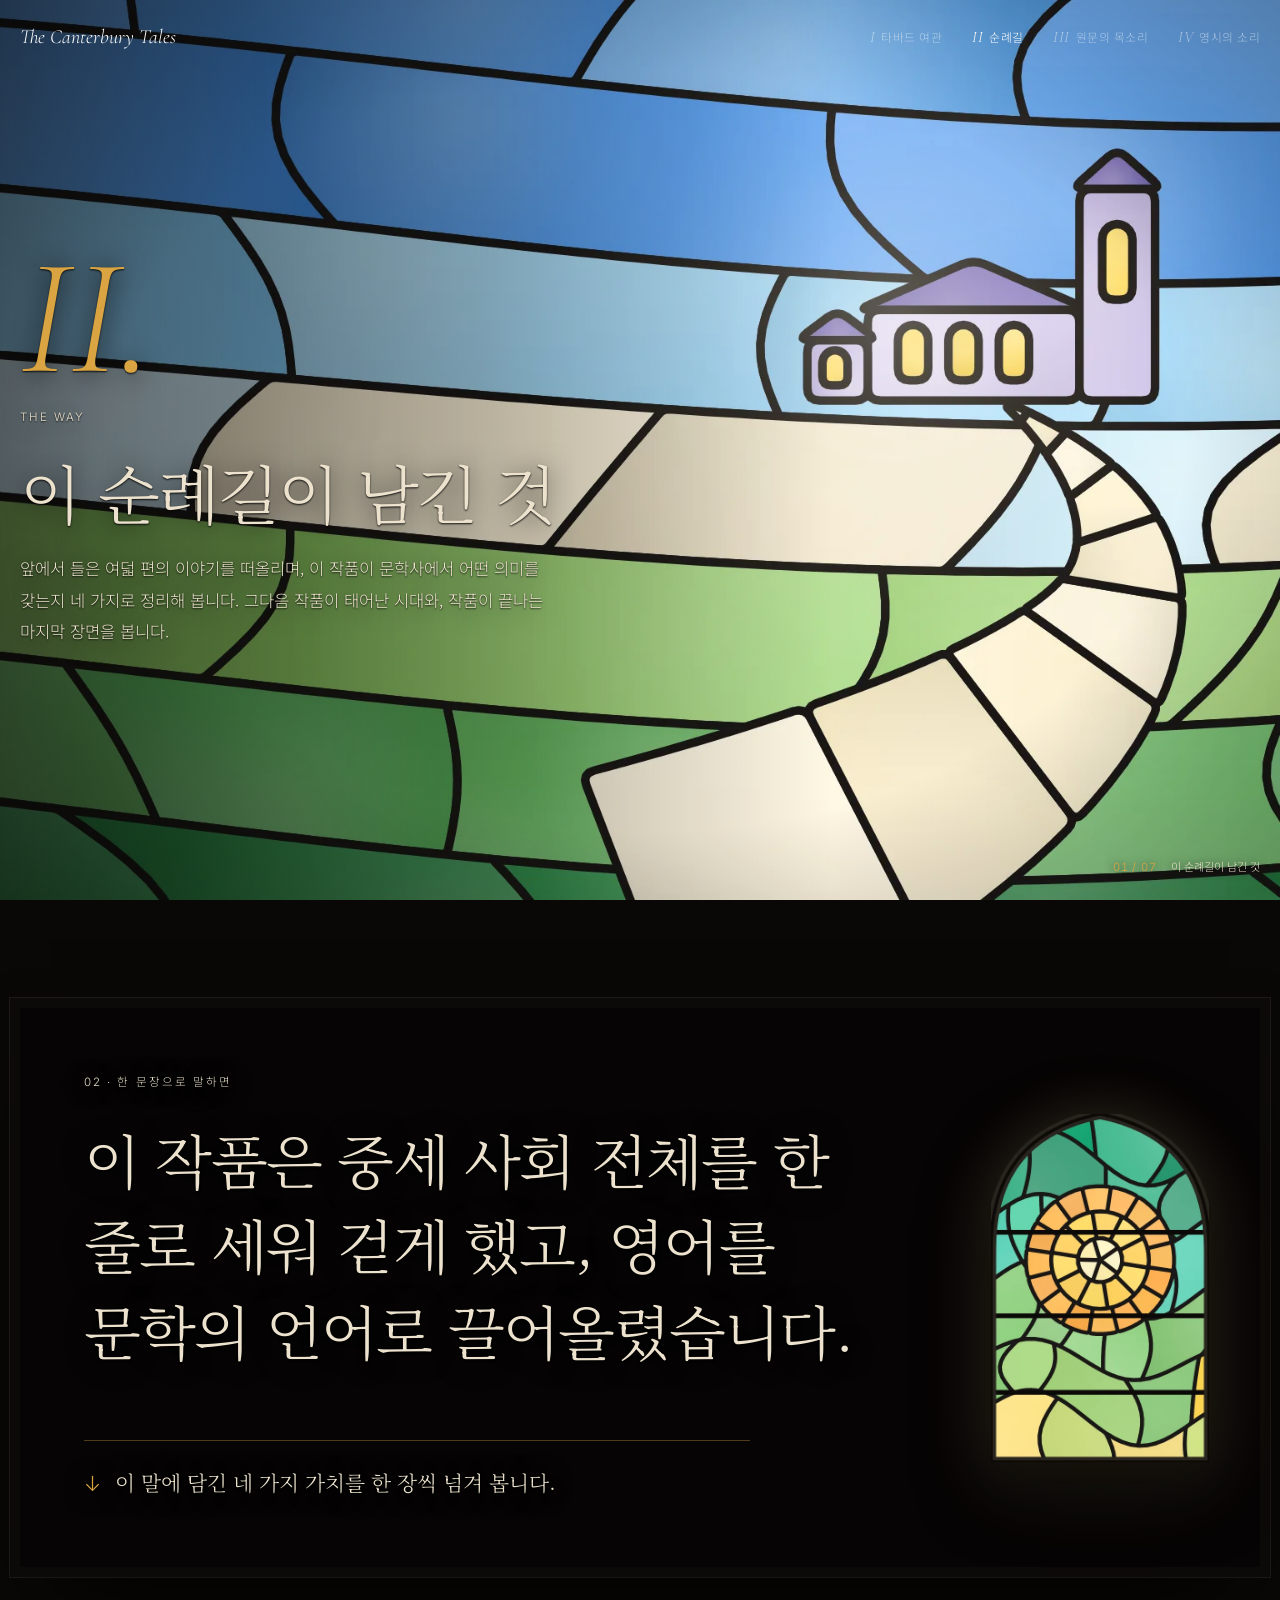
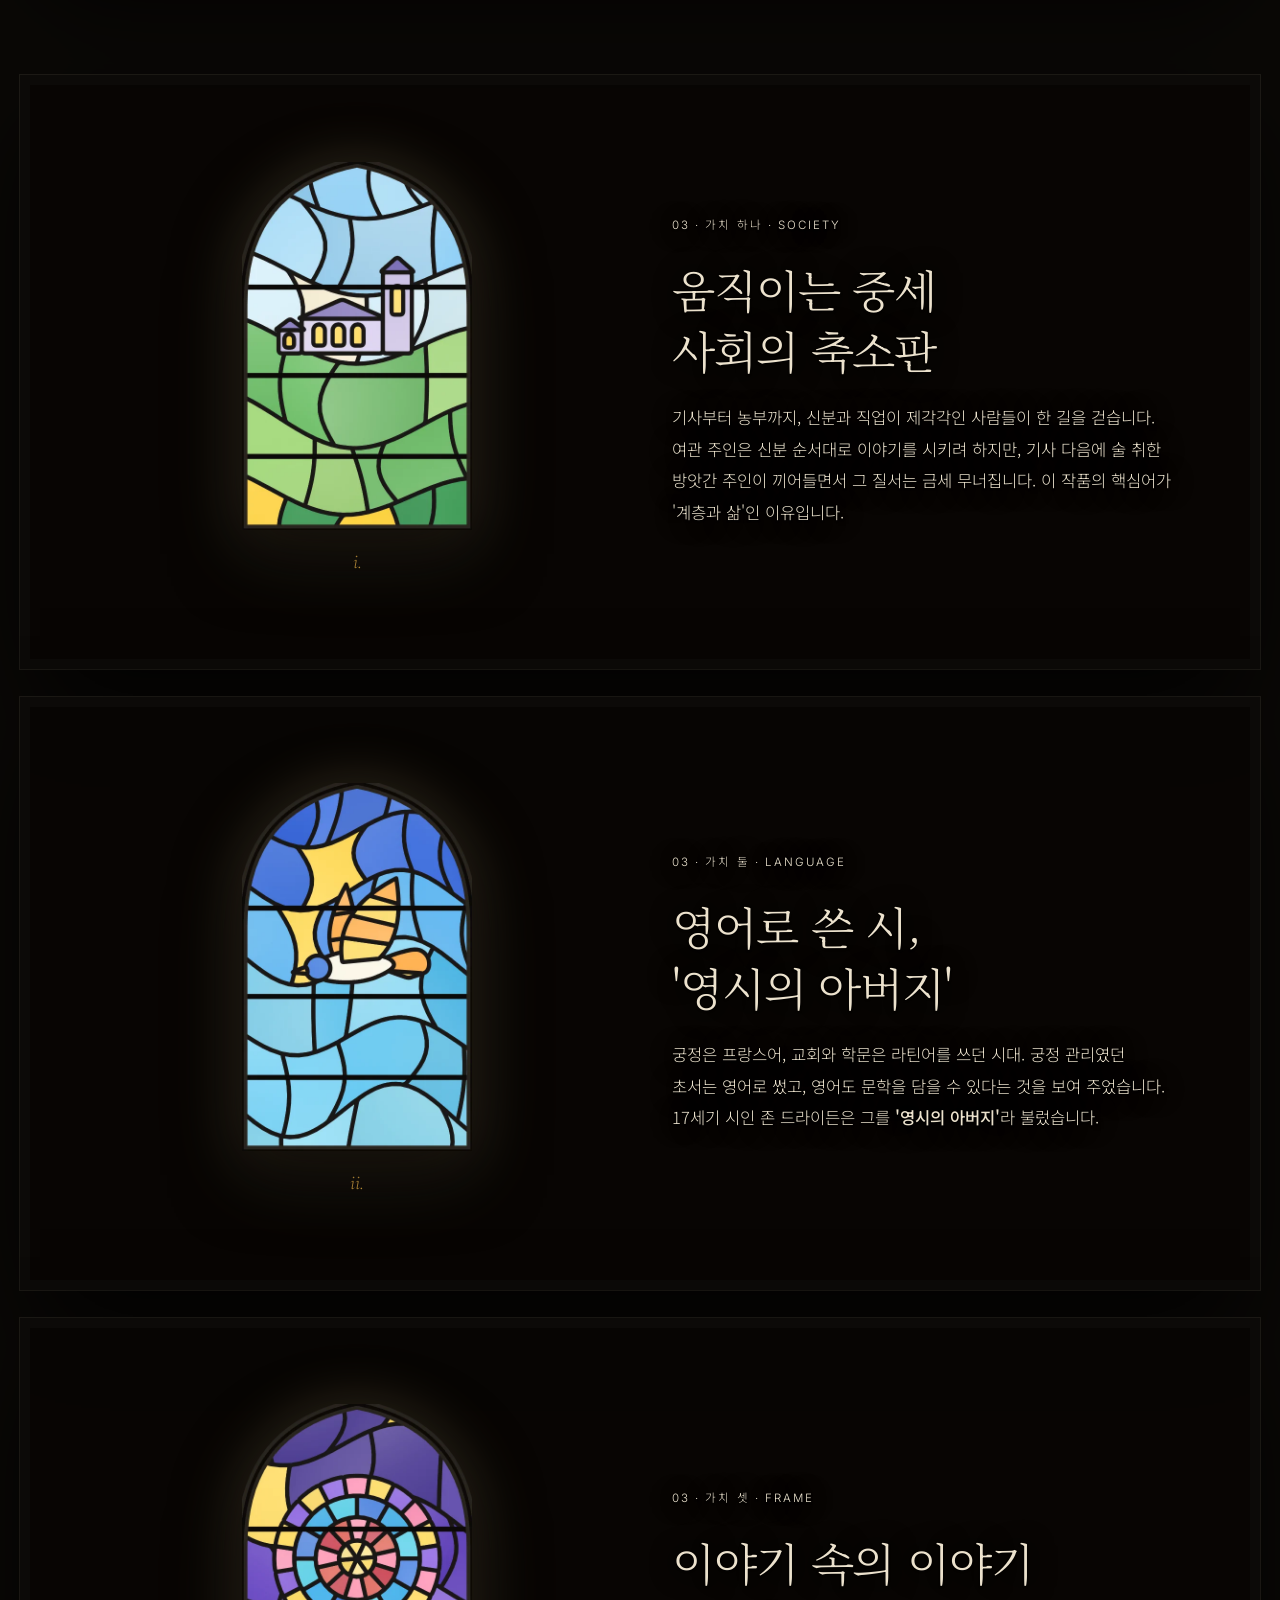
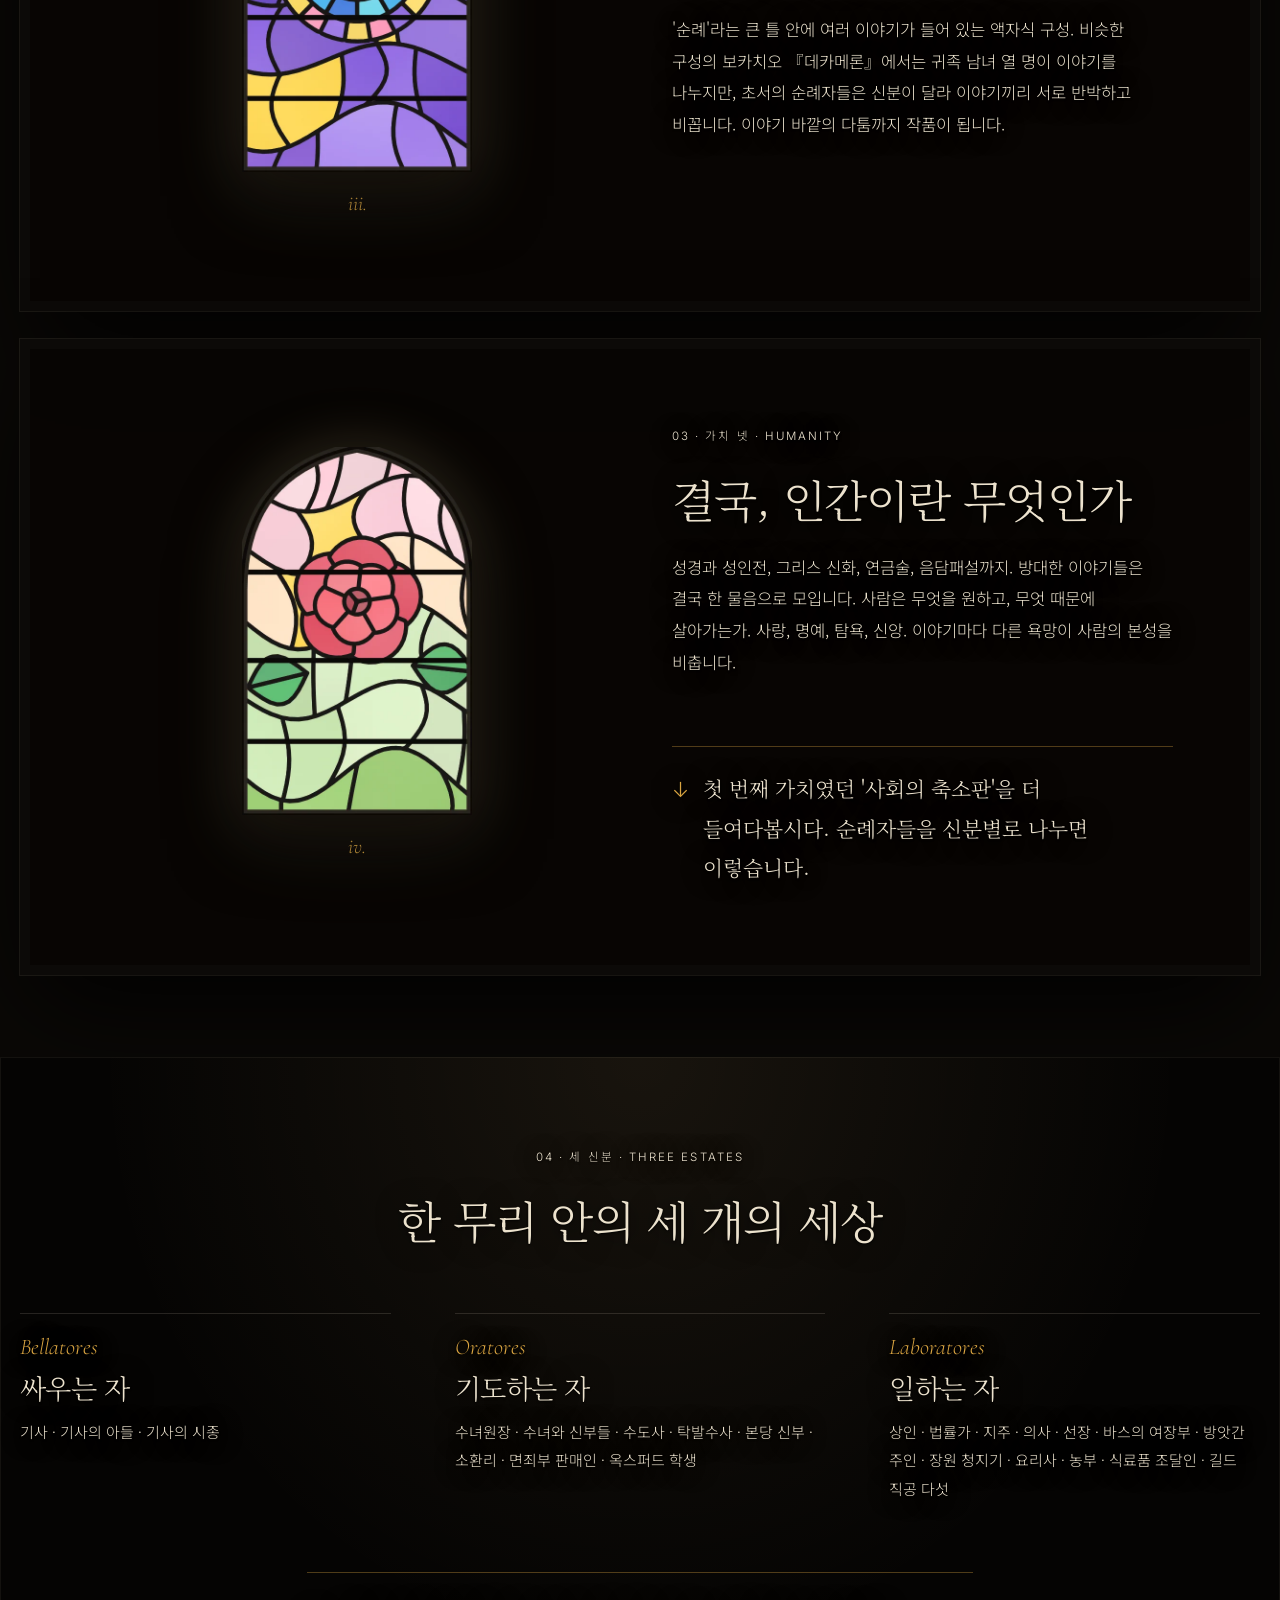
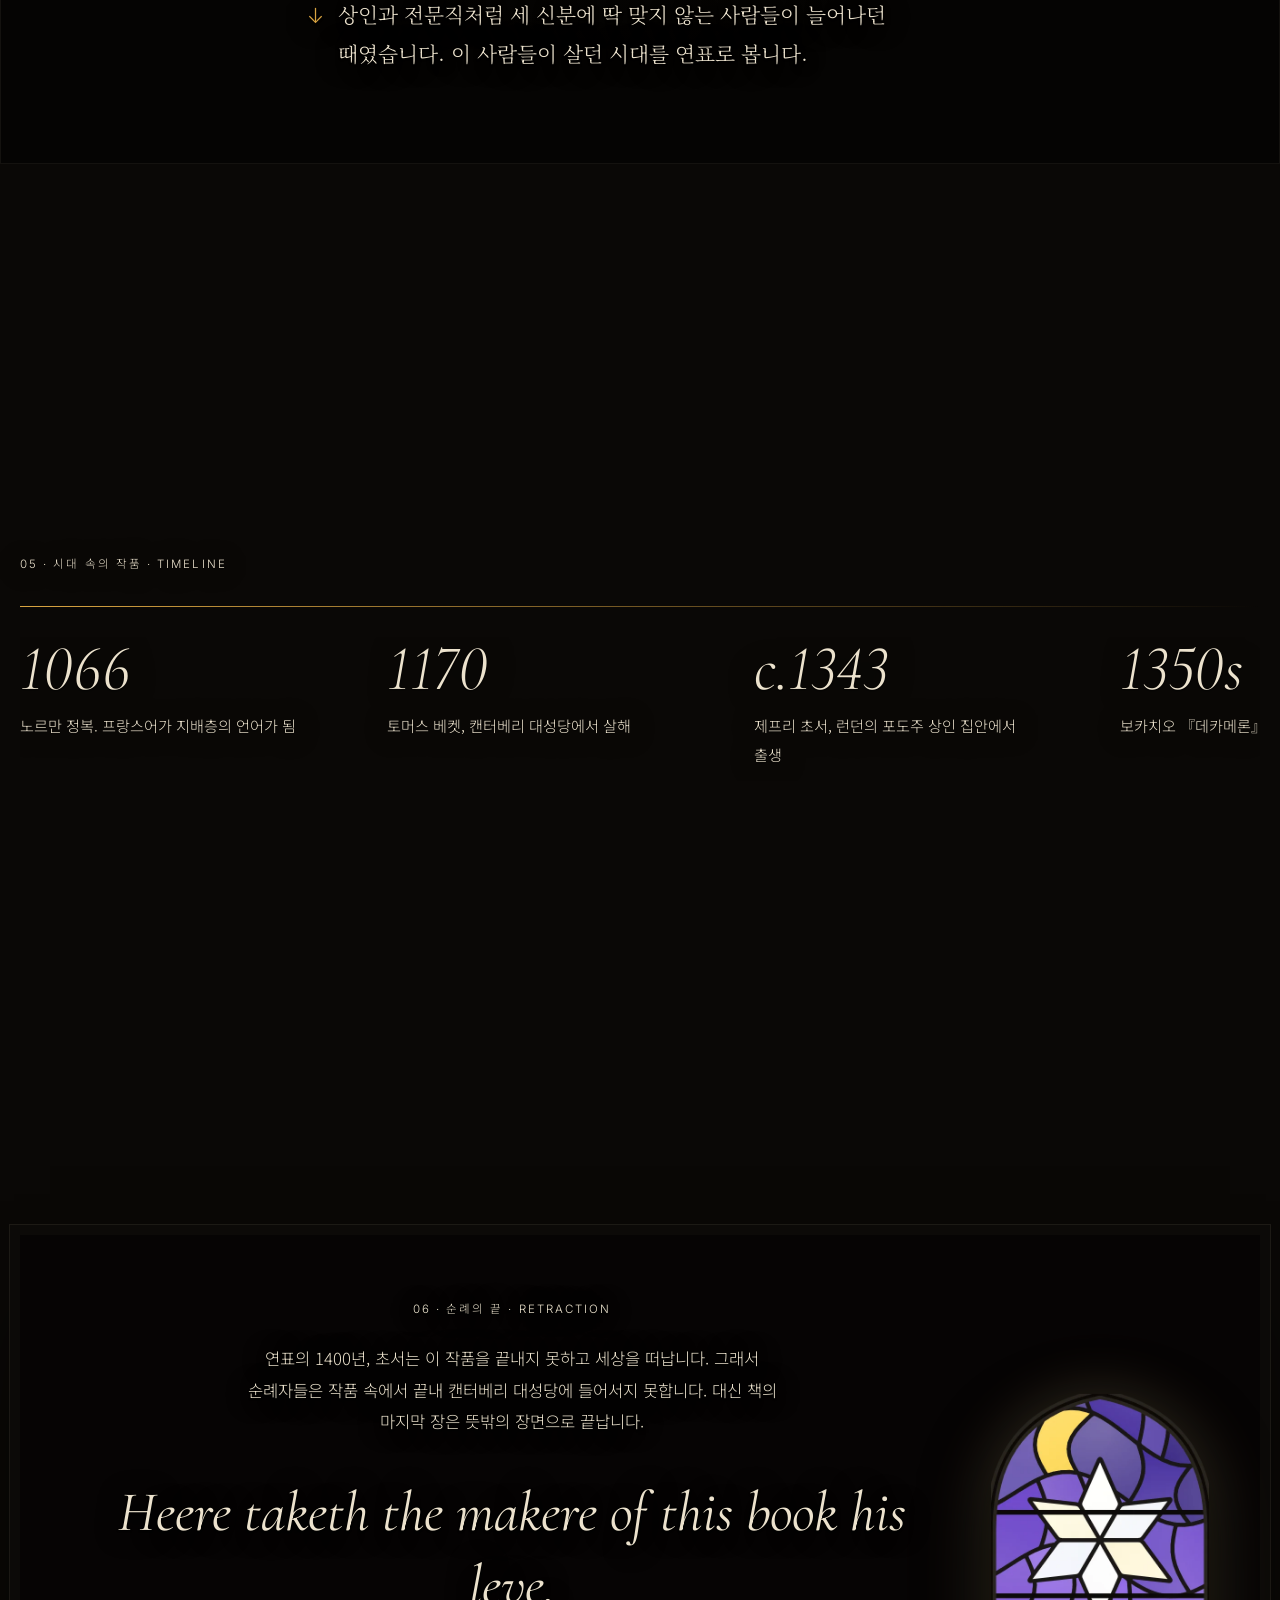
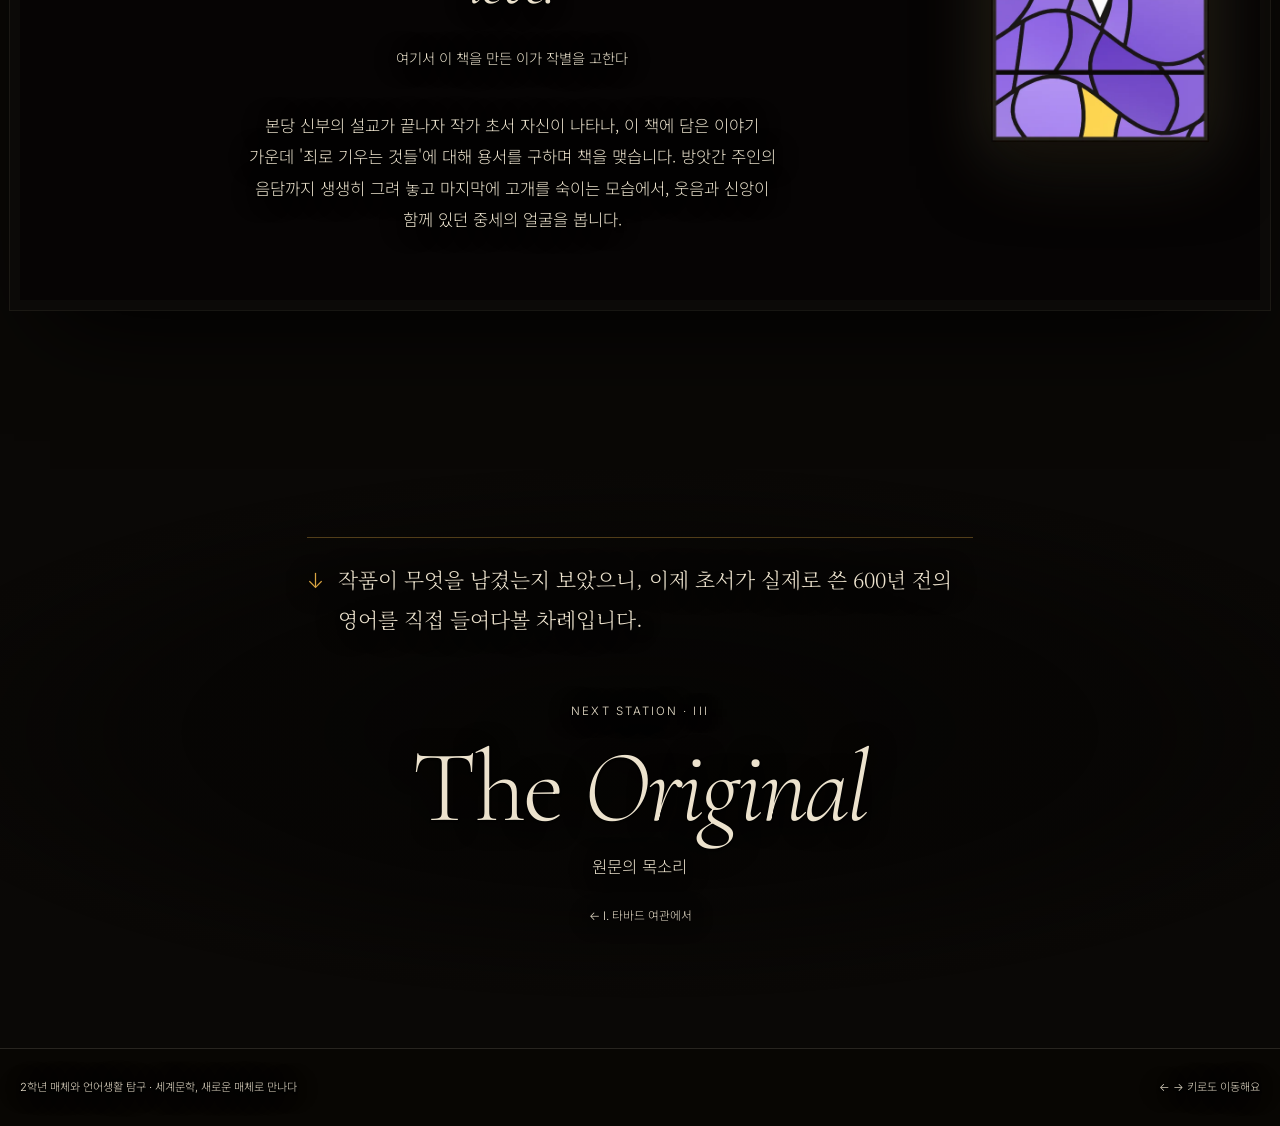
<file: meaning.html>
<!doctype html>
<html lang="ko">
<head>
<meta charset="utf-8">
<meta name="viewport" content="width=device-width, initial-scale=1, viewport-fit=cover">
<title>II. 순례길의 의미 · 캔터베리로 가는 길</title>
<link rel="preconnect" href="https://fonts.googleapis.com">
<link rel="preconnect" href="https://fonts.gstatic.com" crossorigin>
<link rel="stylesheet" href="https://fonts.googleapis.com/css2?family=IM+Fell+English:ital@0;1&family=Cormorant+Garamond:ital,wght@0,300;0,400;0,500;1,300;1,400&family=Inter:wght@400;500&family=Noto+Sans+KR:wght@300;400;500&family=Noto+Serif+KR:wght@300;400&display=swap">
<link rel="stylesheet" href="style.css">
<link rel="stylesheet" href="scenes.css">
<link rel="stylesheet" href="flow.css">
<link rel="stylesheet" href="light.css">
</head>
<body>
<header class="bar">
  <a class="brand" href="index.html">The Canterbury Tales</a>
  <nav aria-label="순례 경로">
    <ul class="nav">
      <li><a href="prologue.html"><i>I</i><span>타바드 여관</span></a></li>
      <li><a href="meaning.html" aria-current="page"><i>II</i><span>순례길</span></a></li>
      <li><a href="language.html"><i>III</i><span>원문의 목소리</span></a></li>
      <li><a href="epilogue.html"><i>IV</i><span>영시의 소리</span></a></li>
    </ul>
  </nav>
</header>

<main>
  <section class="scene" data-hero data-title="이 순례길이 남긴 것">
    <div class="wrap duo">
      <div class="stack">
        <p class="num" data-fade>II.</p>
        <p class="label" data-fade>The Way</p>
        <h1 class="h1" data-split>이 순례길이 남긴 것</h1>
        <p class="p" data-fade>앞에서 들은 여덟 편의 이야기를 떠올리며, 이 작품이 문학사에서 어떤 의미를 갖는지 네 가지로 정리해 봅니다. 그다음 작품이 태어난 시대와, 작품이 끝나는 마지막 장면을 봅니다.</p>
      </div>
    </div>
  </section>

  <section class="scene short" data-title="한 문장으로 말하면">
    <div class="wrap">
      <div class="with-win panel stack">
        <figure class="side-win" data-fade><img src="img/side-meaning.webp" alt="금빛 원판을 그린 스테인드글라스" width="480" height="768" decoding="async"></figure>
        <p class="label" data-fade>02 · 한 문장으로 말하면</p>
        <p class="big scrub">이 작품은 중세 사회 전체를 한 줄로 세워 걷게 했고, 영어를 문학의 언어로 끌어올렸습니다.</p>
        <p class="bridge" data-fade>이 말에 담긴 네 가지 가치를 한 장씩 넘겨 봅니다.</p>
      </div>
    </div>
  </section>

  <div class="deck wrap" data-title="네 가지 가치">
    <article class="card">
      <div class="duo">
        <figure class="card-win"><img src="img/card-society.webp" alt="캔터베리 대성당으로 이어지는 길을 그린 스테인드글라스" width="480" height="768" decoding="async"><figcaption>i.</figcaption></figure>
        <div class="stack">
          <p class="label">03 · 가치 하나 · Society</p>
          <h2 class="h2">움직이는 중세 사회의 축소판</h2>
          <p class="p">기사부터 농부까지, 신분과 직업이 제각각인 사람들이 한 길을 걷습니다. 여관 주인은 신분 순서대로 이야기를 시키려 하지만, 기사 다음에 술 취한 방앗간 주인이 끼어들면서 그 질서는 금세 무너집니다. 이 작품의 핵심어가 '계층과 삶'인 이유입니다.</p>
        </div>
      </div>
    </article>
    <article class="card">
      <div class="duo">
        <figure class="card-win"><img src="img/card-language.webp" alt="노래하는 새를 그린 스테인드글라스" width="480" height="768" decoding="async"><figcaption>ii.</figcaption></figure>
        <div class="stack">
          <p class="label">03 · 가치 둘 · Language</p>
          <h2 class="h2">영어로 쓴 시, '영시의 아버지'</h2>
          <p class="p">궁정은 프랑스어, 교회와 학문은 라틴어를 쓰던 시대. 궁정 관리였던 초서는 영어로 썼고, 영어도 문학을 담을 수 있다는 것을 보여 주었습니다. 17세기 시인 존 드라이든은 그를 <strong>'영시의 아버지'</strong>라 불렀습니다.</p>
        </div>
      </div>
    </article>
    <article class="card">
      <div class="duo">
        <figure class="card-win"><img src="img/card-frame.webp" alt="원 안에 원이 겹친 장미창 스테인드글라스" width="480" height="768" decoding="async"><figcaption>iii.</figcaption></figure>
        <div class="stack">
          <p class="label">03 · 가치 셋 · Frame</p>
          <h2 class="h2">이야기 속의 이야기</h2>
          <p class="p">'순례'라는 큰 틀 안에 여러 이야기가 들어 있는 액자식 구성. 비슷한 구성의 보카치오 『데카메론』에서는 귀족 남녀 열 명이 이야기를 나누지만, 초서의 순례자들은 신분이 달라 이야기끼리 서로 반박하고 비꼽니다. 이야기 바깥의 다툼까지 작품이 됩니다.</p>
        </div>
      </div>
    </article>
    <article class="card">
      <div class="duo">
        <figure class="card-win"><img src="img/card-humanity.webp" alt="붉은 장미를 그린 스테인드글라스" width="480" height="768" decoding="async"><figcaption>iv.</figcaption></figure>
        <div class="stack">
          <p class="label">03 · 가치 넷 · Humanity</p>
          <h2 class="h2">결국, 인간이란 무엇인가</h2>
          <p class="p">성경과 성인전, 그리스 신화, 연금술, 음담패설까지. 방대한 이야기들은 결국 한 물음으로 모입니다. 사람은 무엇을 원하고, 무엇 때문에 살아가는가. 사랑, 명예, 탐욕, 신앙. 이야기마다 다른 욕망이 사람의 본성을 비춥니다.</p>
          <p class="bridge">첫 번째 가치였던 '사회의 축소판'을 더 들여다봅시다. 순례자들을 신분별로 나누면 이렇습니다.</p>
        </div>
      </div>
    </article>
  </div>

  <section class="vault" data-title="세 신분">
    <div class="vault-in">
      <div class="wrap stack center">
        <p class="label" data-fade>04 · 세 신분 · Three Estates</p>
        <h2 class="h2" data-split>한 무리 안의 세 개의 세상</h2>
        <div class="trio" style="text-align:left;margin-top:40px">
          <div data-fade><span class="lat">Bellatores</span><h3 class="h3">싸우는 자</h3><p>기사 · 기사의 아들 · 기사의 시종</p></div>
          <div data-fade="0.12"><span class="lat">Oratores</span><h3 class="h3">기도하는 자</h3><p>수녀원장 · 수녀와 신부들 · 수도사 · 탁발수사 · 본당 신부 · 소환리 · 면죄부 판매인 · 옥스퍼드 학생</p></div>
          <div data-fade="0.24"><span class="lat">Laboratores</span><h3 class="h3">일하는 자</h3><p>상인 · 법률가 · 지주 · 의사 · 선장 · 바스의 여장부 · 방앗간 주인 · 장원 청지기 · 요리사 · 농부 · 식료품 조달인 · 길드 직공 다섯</p></div>
        </div>
        <p class="bridge" data-fade>상인과 전문직처럼 세 신분에 딱 맞지 않는 사람들이 늘어나던 때였습니다. 이 사람들이 살던 시대를 연표로 봅니다.</p>
      </div>
    </div>
  </section>

  <section class="scene" data-h data-title="시대 속의 작품">
    <div class="wrap">
      <p class="label">05 · 시대 속의 작품 · Timeline</p>
      <div class="hline"></div>
      <div class="hwrap">
        <ol class="htrack" style="list-style:none;margin:0;padding-left:0">
          <li class="hitem"><b>1066</b><span>노르만 정복. 프랑스어가 지배층의 언어가 됨</span></li>
          <li class="hitem"><b>1170</b><span>토머스 베켓, 캔터베리 대성당에서 살해</span></li>
          <li class="hitem"><b>c.1343</b><span>제프리 초서, 런던의 포도주 상인 집안에서 출생</span></li>
          <li class="hitem"><b>1350s</b><span>보카치오 『데카메론』 완성</span></li>
          <li class="hitem key"><b>c.1387</b><span>『캔터베리 이야기』 집필 시작</span></li>
          <li class="hitem key"><b>1400</b><span>초서 사망. 작품은 미완성으로 남음</span></li>
          <li class="hitem"><b>c.1476</b><span>캑스턴이 잉글랜드 최초의 인쇄소에서 이 작품을 펴냄</span></li>
          <li class="hitem"><b>1700</b><span>드라이든, 초서를 '영시의 아버지'라 부름</span></li>
        </ol>
      </div>
    </div>
  </section>

  <section class="scene" data-title="순례의 끝">
    <div class="wrap">
      <div class="with-win panel stack center">
        <figure class="side-win" data-fade><img src="img/side-retraction.webp" alt="하얀 별을 그린 스테인드글라스" width="480" height="768" decoding="async"></figure>
        <p class="label" data-fade>06 · 순례의 끝 · Retraction</p>
        <p class="p" data-fade>연표의 1400년, 초서는 이 작품을 끝내지 못하고 세상을 떠납니다. 그래서 순례자들은 작품 속에서 끝내 캔터베리 대성당에 들어서지 못합니다. 대신 책의 마지막 장은 뜻밖의 장면으로 끝납니다.</p>
        <p class="me" data-split style="font-size:clamp(1.8rem,4.4vw,3.6rem);margin-top:16px">Heere taketh the makere of this book his leve.</p>
        <p class="gloss" data-fade>여기서 이 책을 만든 이가 작별을 고한다</p>
        <p class="p" data-fade="0.15" style="margin-top:16px">본당 신부의 설교가 끝나자 작가 초서 자신이 나타나, 이 책에 담은 이야기 가운데 '죄로 기우는 것들'에 대해 용서를 구하며 책을 맺습니다. 방앗간 주인의 음담까지 생생히 그려 놓고 마지막에 고개를 숙이는 모습에서, 웃음과 신앙이 함께 있던 중세의 얼굴을 봅니다.</p>
      </div>
    </div>
  </section>

  <section class="scene short" data-title="다음 정거장">
    <div class="wrap stack center">
      <p class="bridge" data-fade style="margin-top:0">작품이 무엇을 남겼는지 보았으니, 이제 초서가 실제로 쓴 600년 전의 영어를 직접 들여다볼 차례입니다.</p>
      <a class="next" href="language.html" rel="next" style="margin-top:40px">
        <span class="label">Next Station · III</span>
        <span class="display">The <em>Original</em></span>
        <span class="p">원문의 목소리</span>
      </a>
      <a class="prevlink" href="prologue.html" rel="prev">← I. 타바드 여관에서</a>
    </div>
  </section>
</main>

<footer class="foot"><span>2학년 매체와 언어생활 탐구 · 세계문학, 새로운 매체로 만나다</span><span>← → 키로도 이동해요</span></footer>

<script src="app.js" defer></script>
</body>
</html>
</file>
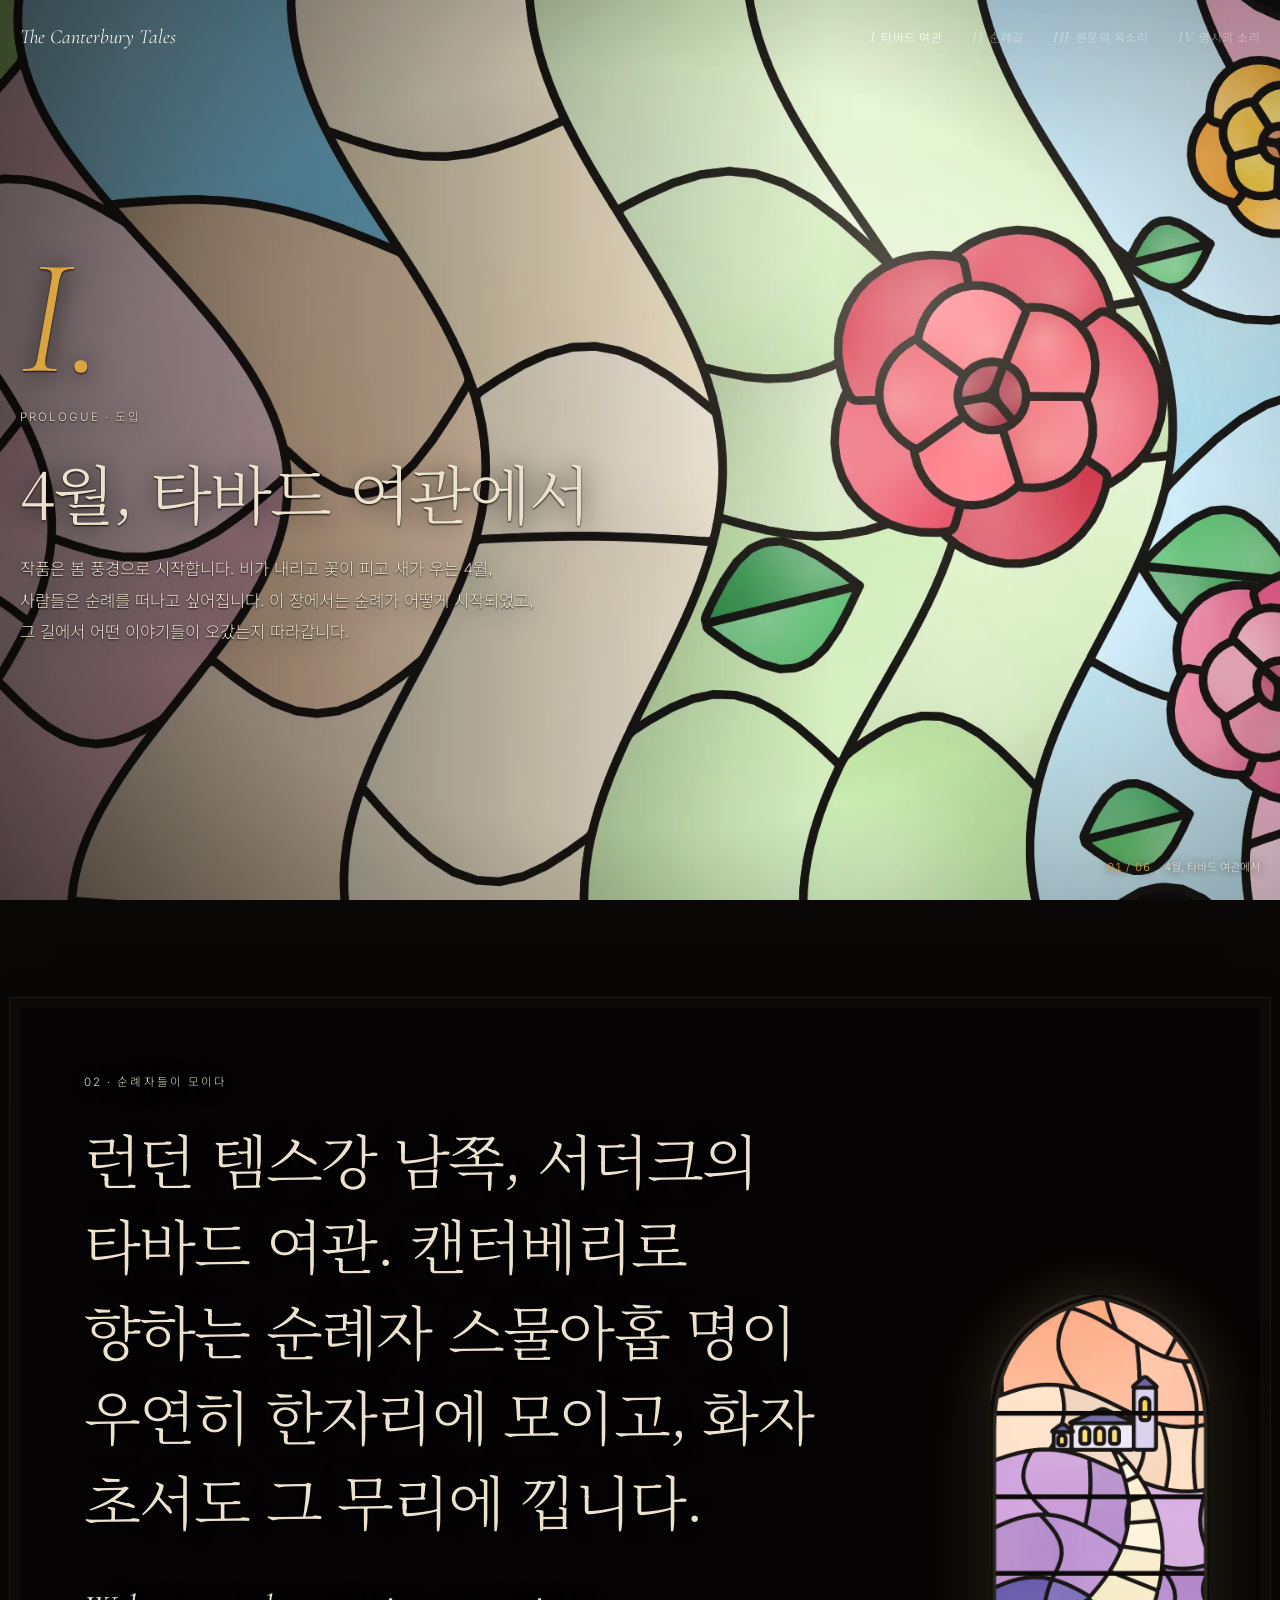
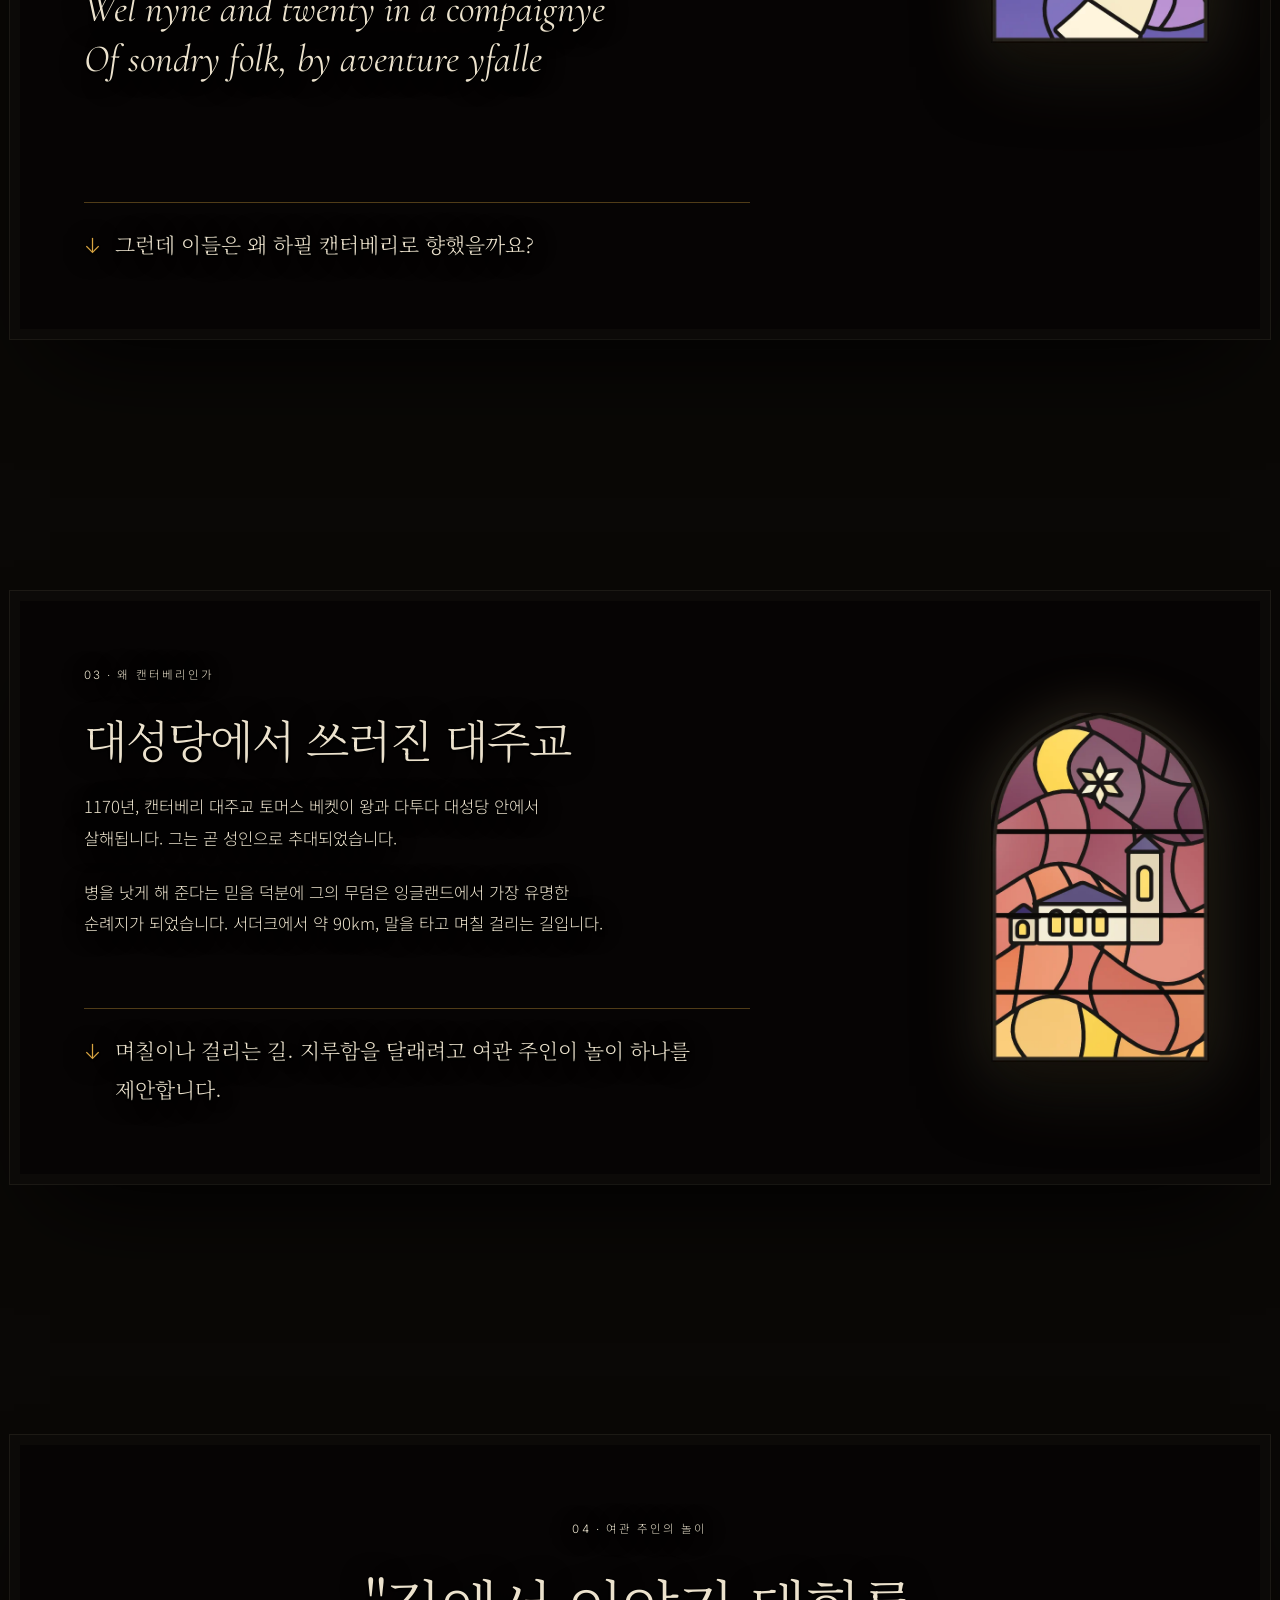
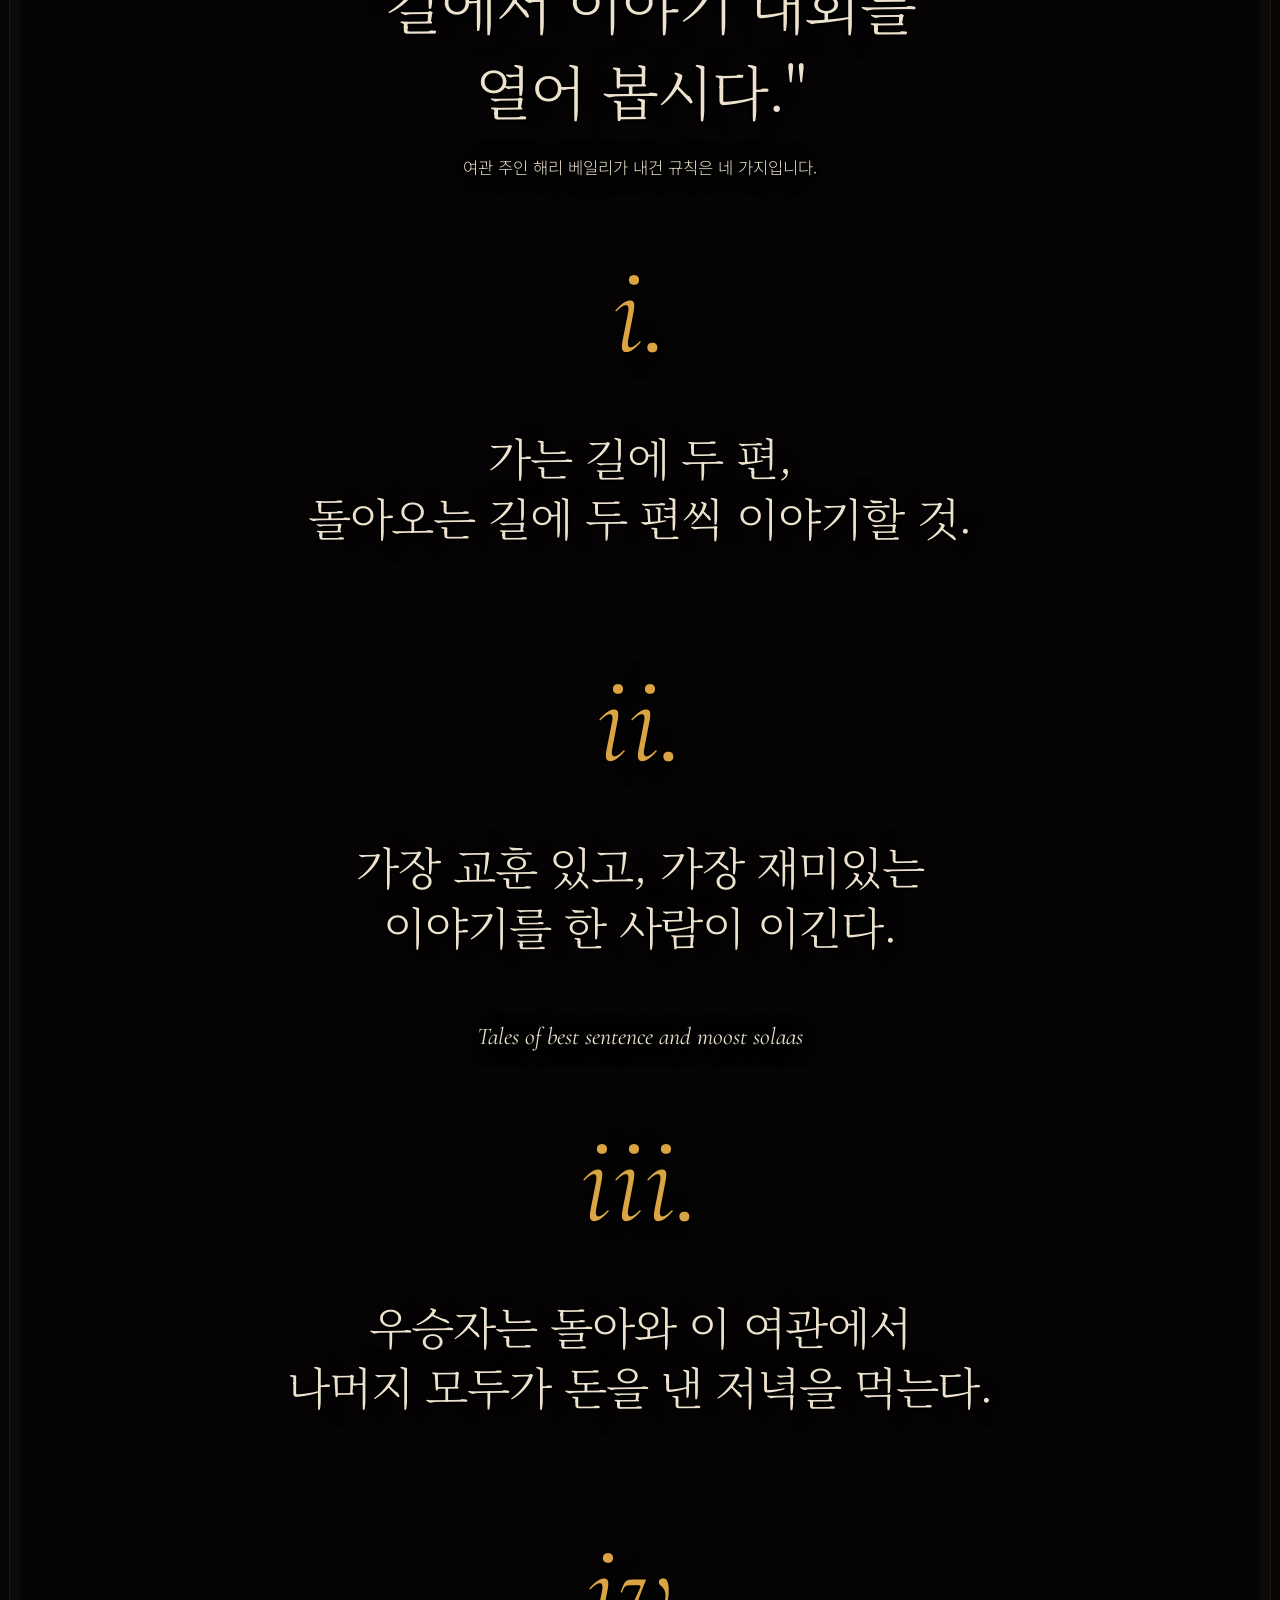
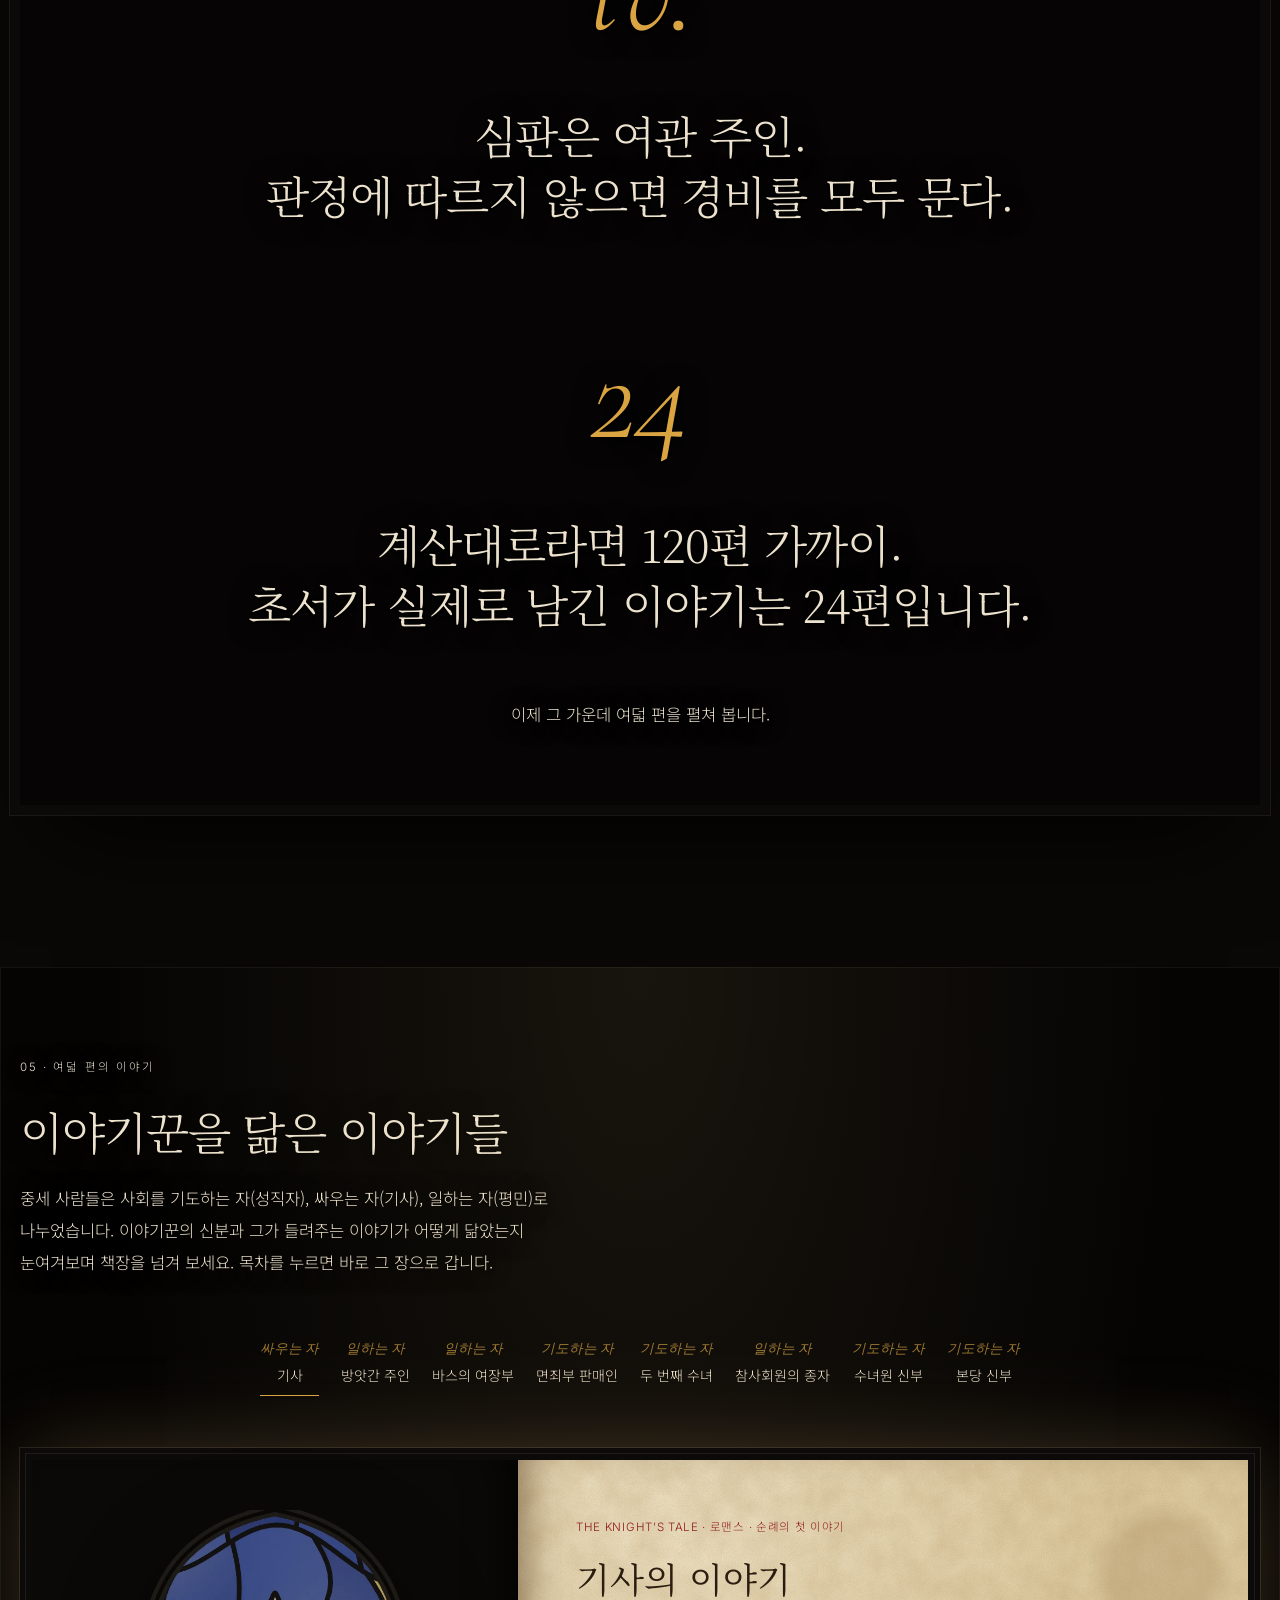
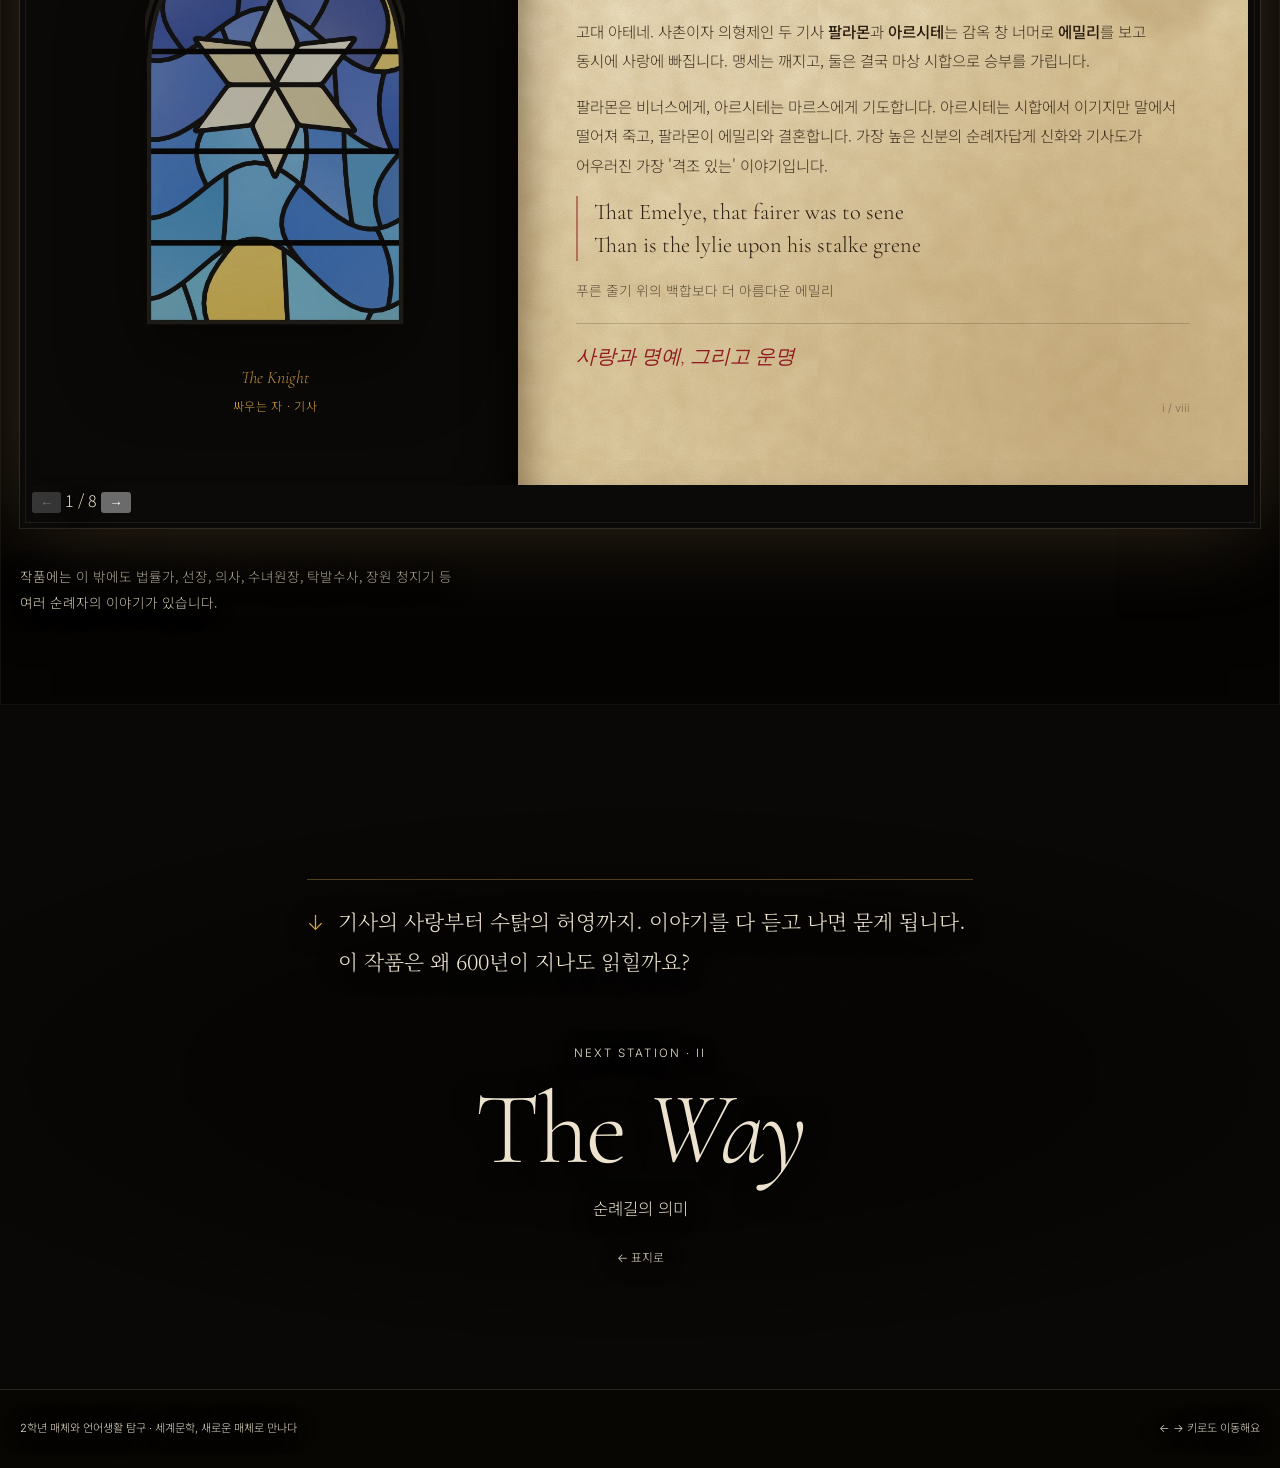
<file: prologue.html>
<!doctype html>
<html lang="ko">
<head>
<meta charset="utf-8">
<meta name="viewport" content="width=device-width, initial-scale=1, viewport-fit=cover">
<title>I. 타바드 여관에서 · 캔터베리로 가는 길</title>
<link rel="preconnect" href="https://fonts.googleapis.com">
<link rel="preconnect" href="https://fonts.gstatic.com" crossorigin>
<link rel="stylesheet" href="https://fonts.googleapis.com/css2?family=IM+Fell+English:ital@0;1&family=Cormorant+Garamond:ital,wght@0,300;0,400;0,500;1,300;1,400&family=Inter:wght@400;500&family=Noto+Sans+KR:wght@300;400;500&family=Noto+Serif+KR:wght@300;400&display=swap">
<link rel="stylesheet" href="style.css">
<link rel="stylesheet" href="scenes.css">
<link rel="stylesheet" href="flow.css">
<link rel="stylesheet" href="light.css">
</head>
<body>
<header class="bar">
  <a class="brand" href="index.html">The Canterbury Tales</a>
  <nav aria-label="순례 경로">
    <ul class="nav">
      <li><a href="prologue.html" aria-current="page"><i>I</i><span>타바드 여관</span></a></li>
      <li><a href="meaning.html"><i>II</i><span>순례길</span></a></li>
      <li><a href="language.html"><i>III</i><span>원문의 목소리</span></a></li>
      <li><a href="epilogue.html"><i>IV</i><span>영시의 소리</span></a></li>
    </ul>
  </nav>
</header>

<main>
  <section class="scene" data-hero data-title="4월, 타바드 여관에서">
    <div class="wrap duo">
      <div class="stack">
        <p class="num" data-fade>I.</p>
        <p class="label" data-fade>Prologue · 도입</p>
        <h1 class="h1" data-split>4월, 타바드 여관에서</h1>
        <p class="p" data-fade>작품은 봄 풍경으로 시작합니다. 비가 내리고 꽃이 피고 새가 우는 4월, 사람들은 순례를 떠나고 싶어집니다. 이 장에서는 순례가 어떻게 시작되었고, 그 길에서 어떤 이야기들이 오갔는지 따라갑니다.</p>
      </div>
    </div>
  </section>

  <section class="scene" data-title="순례자들이 모이다">
    <div class="wrap">
      <div class="with-win panel stack">
        <figure class="side-win" data-fade><img src="img/side-pilgrims.webp" alt="저녁노을 속 대성당으로 이어지는 길을 그린 스테인드글라스" width="480" height="768" decoding="async"></figure>
        <p class="label" data-fade>02 · 순례자들이 모이다</p>
        <p class="big scrub">런던 템스강 남쪽, 서더크의 타바드 여관. 캔터베리로 향하는 순례자 스물아홉 명이 우연히 한자리에 모이고, 화자 초서도 그 무리에 낍니다.</p>
        <p class="me" data-split style="margin-top:20px">Wel nyne and twenty in a compaignye<br>Of sondry folk, by aventure yfalle</p>
        <p class="gloss" data-fade>족히 스물아홉 명, 여러 부류의 사람들이 우연히 한 무리가 되었으니 · 「총서시」 24–25행</p>
        <p class="bridge" data-fade>그런데 이들은 왜 하필 캔터베리로 향했을까요?</p>
      </div>
    </div>
  </section>

  <section class="scene" data-title="왜 캔터베리인가">
    <div class="wrap">
      <div class="with-win panel stack">
        <figure class="side-win" data-fade><img src="img/side-canterbury.webp" alt="캔터베리 대성당을 그린 스테인드글라스" width="480" height="768" decoding="async"></figure>
        <p class="label" data-fade>03 · 왜 캔터베리인가</p>
        <h2 class="h2" data-split>대성당에서 쓰러진 대주교</h2>
        <p class="p" data-fade>1170년, 캔터베리 대주교 토머스 베켓이 왕과 다투다 대성당 안에서 살해됩니다. 그는 곧 성인으로 추대되었습니다.</p>
        <p class="p" data-fade="0.12">병을 낫게 해 준다는 믿음 덕분에 그의 무덤은 잉글랜드에서 가장 유명한 순례지가 되었습니다. 서더크에서 약 90km, 말을 타고 며칠 걸리는 길입니다.</p>
        <p class="bridge" data-fade>며칠이나 걸리는 길. 지루함을 달래려고 여관 주인이 놀이 하나를 제안합니다.</p>
      </div>
    </div>
  </section>

  <section class="scene" data-steps data-title="여관 주인의 놀이">
    <div class="wrap panel">
      <div class="steps-stage">
        <div class="step">
          <p class="label">04 · 여관 주인의 놀이</p>
          <p class="big">"길에서 이야기 대회를<br>열어 봅시다."</p>
          <p class="p">여관 주인 해리 베일리가 내건 규칙은 네 가지입니다.</p>
        </div>
        <div class="step">
          <p class="num">i.</p>
          <p class="h2">가는 길에 두 편,<br>돌아오는 길에 두 편씩 이야기할 것.</p>
        </div>
        <div class="step">
          <p class="num">ii.</p>
          <p class="h2">가장 교훈 있고, 가장 재미있는<br>이야기를 한 사람이 이긴다.</p>
          <p class="me sm">Tales of best sentence and moost solaas</p>
        </div>
        <div class="step">
          <p class="num">iii.</p>
          <p class="h2">우승자는 돌아와 이 여관에서<br>나머지 모두가 돈을 낸 저녁을 먹는다.</p>
        </div>
        <div class="step">
          <p class="num">iv.</p>
          <p class="h2">심판은 여관 주인.<br>판정에 따르지 않으면 경비를 모두 문다.</p>
        </div>
        <div class="step">
          <p class="num">24</p>
          <p class="h2">계산대로라면 120편 가까이.<br>초서가 실제로 남긴 이야기는 24편입니다.</p>
          <p class="p">이제 그 가운데 여덟 편을 펼쳐 봅니다.</p>
        </div>
      </div>
      <div class="progress" aria-hidden="true"><i></i><i></i><i></i><i></i><i></i><i></i></div>
    </div>
  </section>

  <section class="vault" id="tales" data-title="여덟 편의 이야기">
    <div class="vault-in">
      <div class="wrap stack">
        <p class="label" data-fade>05 · 여덟 편의 이야기</p>
        <h2 class="h2" data-split>이야기꾼을 닮은 이야기들</h2>
        <p class="p" data-fade>중세 사람들은 사회를 기도하는 자(성직자), 싸우는 자(기사), 일하는 자(평민)로 나누었습니다. 이야기꾼의 신분과 그가 들려주는 이야기가 어떻게 닮았는지 눈여겨보며 책장을 넘겨 보세요. 목차를 누르면 바로 그 장으로 갑니다.</p>

        <div class="toc" data-toc="tales-book" data-fade>
          <button type="button"><small>싸우는 자</small>기사</button>
          <button type="button"><small>일하는 자</small>방앗간 주인</button>
          <button type="button"><small>일하는 자</small>바스의 여장부</button>
          <button type="button"><small>기도하는 자</small>면죄부 판매인</button>
          <button type="button"><small>기도하는 자</small>두 번째 수녀</button>
          <button type="button"><small>일하는 자</small>참사회원의 종자</button>
          <button type="button"><small>기도하는 자</small>수녀원 신부</button>
          <button type="button"><small>기도하는 자</small>본당 신부</button>
        </div>

        <div class="book leaded" id="tales-book" data-codex tabindex="0" aria-label="여덟 편의 이야기, 좌우로 넘기기" data-fade>
          <div class="leaves">

            <article class="leaf spread">
              <div class="page-l"><canvas class="lancet" data-pal="knight" aria-hidden="true"></canvas><p class="est">The Knight<small>싸우는 자 · 기사</small></p></div>
              <div class="page-r vellum">
                <p class="meta">THE KNIGHT'S TALE · 로맨스 · 순례의 첫 이야기</p>
                <h3>기사의 이야기</h3>
                <p>고대 아테네. 사촌이자 의형제인 두 기사 <strong>팔라몬</strong>과 <strong>아르시테</strong>는 감옥 창 너머로 <strong>에밀리</strong>를 보고 동시에 사랑에 빠집니다. 맹세는 깨지고, 둘은 결국 마상 시합으로 승부를 가립니다.</p>
                <p>팔라몬은 비너스에게, 아르시테는 마르스에게 기도합니다. 아르시테는 시합에서 이기지만 말에서 떨어져 죽고, 팔라몬이 에밀리와 결혼합니다. 가장 높은 신분의 순례자답게 신화와 기사도가 어우러진 가장 '격조 있는' 이야기입니다.</p>
                <p class="m">That Emelye, that fairer was to sene<br>Than is the lylie upon his stalke grene</p>
                <p class="gl">푸른 줄기 위의 백합보다 더 아름다운 에밀리</p>
                <p class="desire">사랑과 명예, 그리고 운명</p>
                <p class="folio">i / viii</p>
              </div>
            </article>

            <article class="leaf spread">
              <div class="page-l"><canvas class="lancet" data-pal="miller" aria-hidden="true"></canvas><p class="est">The Miller<small>일하는 자 · 방앗간 주인</small></p></div>
              <div class="page-r vellum">
                <p class="meta">THE MILLER'S TALE · 파블리오 · 기사 이야기에 대한 '되갚음'</p>
                <h3>방앗간 주인의 이야기</h3>
                <p>기사의 이야기가 끝나자 여관 주인은 수도사를 부릅니다. 그런데 술 취한 방앗간 주인이 끼어들어 기사의 이야기를 <strong>'되갚아 주겠다'</strong>며 나섭니다. 신분 순서가 무너지는 순간이에요.</p>
                <p>옥스퍼드의 늙은 목수 존과 젊은 아내 앨리슨, 하숙생 니콜라스. 니콜라스는 '노아의 대홍수가 다시 온다'는 거짓말로 목수를 속이고, 목수는 지붕에 매단 통 속에서 홍수를 기다리다 큰 망신을 당합니다. 한 여인을 두고 남자들이 다투는 기사 이야기의 뼈대를 정반대의 웃음으로 비튼 셈입니다.</p>
                <p class="m">Turne over the leef and chese another tale</p>
                <p class="gl">책장을 넘겨 다른 이야기를 고르시오 · 이 이야기 앞에 초서가 남긴 경고</p>
                <p class="desire">욕정과 잔꾀, 위계를 뒤집는 웃음</p>
                <p class="folio">ii / viii</p>
              </div>
            </article>

            <article class="leaf spread">
              <div class="page-l"><canvas class="lancet" data-pal="wife" aria-hidden="true"></canvas><p class="est">The Wife of Bath<small>일하는 자 · 직물업자</small></p></div>
              <div class="page-r vellum">
                <p class="meta">THE WIFE OF BATH'S TALE · 서시와 아서왕 로맨스</p>
                <h3>바스의 여장부 이야기</h3>
                <p>직물업을 하는 이 여성은 교회 문 앞에서만 <strong>다섯 번</strong> 결혼했습니다. 긴 서시에서 그는 성직자들의 책이 여성을 어떻게 깎아내렸는지 따지며, 결혼 생활의 주도권을 쥐려고 싸워 온 인생을 거침없이 털어놓습니다.</p>
                <p>이야기 속 아서왕 시대의 기사는 죄를 짓고, 1년 안에 <strong>'여자가 가장 원하는 것'</strong>을 알아 와야 살 수 있습니다. 늙은 노파에게서 얻은 답은 <strong>주도권(sovereynetee)</strong>이었습니다.</p>
                <p class="m">Housbondes at chirche dore she hadde fyve</p>
                <p class="gl">교회 문 앞에서 맞은 남편만 다섯 · 「총서시」</p>
                <p class="desire">자기 삶의 주도권</p>
                <p class="folio">iii / viii</p>
              </div>
            </article>

            <article class="leaf spread">
              <div class="page-l"><canvas class="lancet" data-pal="pardoner" aria-hidden="true"></canvas><p class="est">The Pardoner<small>기도하는 자 · 면죄부 판매인</small></p></div>
              <div class="page-r vellum">
                <p class="meta">THE PARDONER'S TALE · 설교 예화</p>
                <h3>면죄부 판매인의 이야기</h3>
                <p>그는 늘 같은 주제로 설교한다고 자랑합니다. <strong>"탐욕은 모든 악의 뿌리."</strong> 그러면서 자신은 오직 돈 때문에 설교한다고 태연하게 고백합니다.</p>
                <p>세 명의 난봉꾼이 '죽음'을 죽이겠다며 나섭니다. 한 노인이 죽음은 나무 아래 있다고 알려 주는데, 거기 있던 건 금화 더미. 셋은 금을 독차지하려다 서로를 죽입니다. 이야기를 마친 그는 방금 탐욕을 꾸짖은 그 입으로 가짜 성물을 팔려 듭니다.</p>
                <p class="m">Radix malorum est Cupiditas.</p>
                <p class="gl">탐욕은 모든 악의 뿌리 · 그가 설교마다 내세우는 라틴어 구절</p>
                <p class="desire">탐욕, 그리고 위선</p>
                <p class="folio">iv / viii</p>
              </div>
            </article>

            <article class="leaf spread">
              <div class="page-l"><canvas class="lancet" data-pal="nun" aria-hidden="true"></canvas><p class="est">The Second Nun<small>기도하는 자 · 수녀</small></p></div>
              <div class="page-r vellum">
                <p class="meta">THE SECOND NUN'S TALE · 성인전</p>
                <h3>두 번째 수녀의 이야기</h3>
                <p>로마의 귀족 여성 <strong>세실리아</strong>는 남편 발레리안을 신앙으로 이끕니다. 남편과 그의 형제까지 개종하지만, 박해가 시작되자 모두 순교의 길을 걷습니다.</p>
                <p>세실리아는 처형을 당한 뒤에도 사흘 동안 살아 사람들을 가르치다 숨을 거둡니다. 바로 앞에서 본 방앗간 주인의 이야기와 같은 책에 이런 이야기가 함께 실려 있다는 것, 그것이 이 작품의 폭입니다.</p>
                <p class="desire">세상보다 높은 것을 향한 신앙</p>
                <p class="folio">v / viii</p>
              </div>
            </article>

            <article class="leaf spread">
              <div class="page-l"><canvas class="lancet" data-pal="yeoman" aria-hidden="true"></canvas><p class="est">The Canon's Yeoman<small>일하는 자 · 종자</small></p></div>
              <div class="page-r vellum">
                <p class="meta">THE CANON'S YEOMAN'S TALE · 폭로담 · 연금술</p>
                <h3>참사회원 종자의 이야기</h3>
                <p>순례 도중 한 참사회원과 그의 종자가 말을 몰아 무리를 따라잡습니다. 종자는 주인이 <strong>연금술</strong>에 빠져 재산을 날리고 남을 속여 왔다고 털어놓고, 참사회원은 부끄러워 달아납니다.</p>
                <p>이어지는 이야기는 연금술사가 한 사제에게 은을 만들어 보이는 척 속여 돈을 뜯는 사기담입니다. 과학과 마법, 부에 대한 중세의 욕망이 담겨 있습니다.</p>
                <p class="desire">부, 그리고 비밀을 쥐려는 집착</p>
                <p class="folio">vi / viii</p>
              </div>
            </article>

            <article class="leaf spread">
              <div class="page-l"><canvas class="lancet" data-pal="priest" aria-hidden="true"></canvas><p class="est">The Nun's Priest<small>기도하는 자 · 신부</small></p></div>
              <div class="page-r vellum">
                <p class="meta">THE NUN'S PRIEST'S TALE · 동물 우화</p>
                <h3>수녀원 신부의 이야기</h3>
                <p>수탉 <strong>챈티클리어</strong>는 짐승에게 잡혀가는 꿈을 꿉니다. 아내 퍼틀로트는 소화가 안 돼서 꾸는 꿈이라며 무시하고, 챈티클리어는 학자와 성경을 줄줄이 인용하며 꿈은 계시라고 맞섭니다.</p>
                <p>그런데 여우가 "아버지만큼 노래를 잘하는지 들려 달라"고 아첨하자, 그는 눈을 감고 목을 뺐다가 그대로 물려갑니다. 마지막엔 꾀를 내어 빠져나오지요. 닭들의 말다툼을 영웅 서사처럼 그려 인간의 허영을 웃습니다.</p>
                <p class="m">Mordre wol out; that se we day by day.</p>
                <p class="gl">살인은 반드시 드러나는 법, 우리는 그것을 날마다 본다</p>
                <p class="desire">허영, 그리고 살아남는 꾀</p>
                <p class="folio">vii / viii</p>
              </div>
            </article>

            <article class="leaf spread">
              <div class="page-l"><canvas class="lancet" data-pal="parson" aria-hidden="true"></canvas><p class="est">The Parson<small>기도하는 자 · 본당 신부</small></p></div>
              <div class="page-r vellum">
                <p class="meta">THE PARSON'S TALE · 산문 설교 · 마지막 이야기</p>
                <h3>본당 신부의 이야기</h3>
                <p>해가 기울 무렵, 가난한 본당 신부의 차례가 옵니다. 그는 꾸며 낸 이야기 대신 <strong>산문</strong>으로 긴 설교를 합니다. 주제는 참회와 일곱 가지 대죄.</p>
                <p>「총서시」에서 초서는 그를 가장 훌륭한 성직자로 그렸습니다. 웃고 다투고 속이던 이야기들은 이 설교로 끝을 맺습니다.</p>
                <p class="m">But Cristes loore and his apostles twelve<br>He taughte, but first he folwed it hymselve.</p>
                <p class="gl">그리스도와 열두 사도의 가르침을 전했으나, 먼저 스스로 그것을 따랐다</p>
                <p class="desire">구원, 순례의 진짜 목적지</p>
                <p class="folio">viii / viii</p>
              </div>
            </article>

          </div>
          <div class="codex-nav">
            <button type="button" class="codex-prev" aria-label="이전 이야기">←</button>
            <span class="codex-dots" aria-hidden="true"></span>
            <span class="codex-count" aria-live="polite"></span>
            <button type="button" class="codex-next" aria-label="다음 이야기">→</button>
          </div>
        </div>
        <p class="p" data-fade style="margin-top:14px;font-size:.85rem">작품에는 이 밖에도 법률가, 선장, 의사, 수녀원장, 탁발수사, 장원 청지기 등 여러 순례자의 이야기가 있습니다.</p>
      </div>
    </div>
  </section>

  <section class="scene short" data-title="다음 정거장">
    <div class="wrap stack center">
      <p class="bridge" data-fade style="margin-top:0">기사의 사랑부터 수탉의 허영까지. 이야기를 다 듣고 나면 묻게 됩니다. 이 작품은 왜 600년이 지나도 읽힐까요?</p>
      <a class="next" href="meaning.html" rel="next" style="margin-top:40px">
        <span class="label">Next Station · II</span>
        <span class="display">The <em>Way</em></span>
        <span class="p">순례길의 의미</span>
      </a>
      <a class="prevlink" href="index.html" rel="prev">← 표지로</a>
    </div>
  </section>
</main>

<footer class="foot"><span>2학년 매체와 언어생활 탐구 · 세계문학, 새로운 매체로 만나다</span><span>← → 키로도 이동해요</span></footer>

<script src="app.js" defer></script>
</body>
</html>
</file>
<file: style.css>
/* Layout: a dark nave at night. Real medieval glass glows out of the darkness, one scene per screen;
   light serif type sits beside it and arrives softly as you walk (scroll). Single committed dark look. */
:root {
  --nave: #0a0806;
  --stone: #15110d;
  --stone-2: #1e1913;
  --line: rgb(236 226 205 / .14);
  --text: #ece2cd;
  --dim: rgb(236 226 205 / .58);
  --gold: #d9a441;
  --ruby: #b3172f;
  --cobalt: #2a4fb0;
  --emerald: #1f7d52;
  --parch: #efe4c9;
  --ink: #1d160f;
  --ink-red: #8f1a1f;

  --serif: 'Cormorant Garamond', 'Cormorant', Garamond, 'Times New Roman', serif;
  --ko-serif: 'Noto Serif KR', 'Nanum Myeongjo', 'AppleMyungjo', serif;
  --ko: 'Noto Sans KR', 'Apple SD Gothic Neo', 'Malgun Gothic', sans-serif;
  --label: 'Inter', 'Noto Sans KR', 'Helvetica Neue', Arial, sans-serif;

  --ease: cubic-bezier(.16, 1, .3, 1);
  --gutter: max(20px, env(safe-area-inset-left, 0px));
  --gutter-r: max(20px, env(safe-area-inset-right, 0px));
  color-scheme: dark;
}

/* lenis */
html.lenis, html.lenis body { height: auto; }
.lenis.lenis-smooth { scroll-behavior: auto !important; }
.lenis.lenis-smooth [data-lenis-prevent] { overscroll-behavior: contain; }
.lenis.lenis-stopped { overflow: hidden; }

*, *::before, *::after { box-sizing: border-box; }
html { background: var(--nave); }
body {
  margin: 0;
  background: var(--nave);
  color: var(--text);
  font-family: var(--ko);
  font-weight: 300;
  font-size: 16px;
  line-height: 1.9;
  word-break: keep-all;
  overflow-wrap: break-word;
  overflow-x: hidden;
}
body::after { /* dust in the light */
  content: "";
  position: fixed;
  inset: 0;
  z-index: 60;
  pointer-events: none;
  opacity: .35;
  mix-blend-mode: overlay;
  background-image: url("data:image/svg+xml,%3Csvg xmlns='http://www.w3.org/2000/svg' width='200' height='200'%3E%3Cfilter id='n'%3E%3CfeTurbulence type='fractalNoise' baseFrequency='.8' numOctaves='3' stitchTiles='stitch'/%3E%3CfeColorMatrix values='0 0 0 0 1 0 0 0 0 1 0 0 0 0 1 0 0 0 .25 0'/%3E%3C/filter%3E%3Crect width='100%25' height='100%25' filter='url(%23n)'/%3E%3C/svg%3E");
}
a { color: var(--gold); text-underline-offset: 4px; text-decoration-thickness: 1px; }
strong, b { font-weight: 500; color: var(--text); }
:focus-visible { outline: 1px solid var(--gold); outline-offset: 5px; }
::selection { background: var(--gold); color: var(--nave); }
img { display: block; max-width: 100%; }

/* ───────── top bar ───────── */
.bar {
  position: fixed;
  top: 0; left: 0; right: 0;
  z-index: 40;
  display: flex;
  align-items: center;
  justify-content: space-between;
  gap: 16px;
  padding: calc(env(safe-area-inset-top, 0px) + 22px) var(--gutter-r) 22px var(--gutter);
  mix-blend-mode: difference;
  color: #fff;
  transition: transform 1s var(--ease), opacity 1s var(--ease);
}
.bar.hide { transform: translateY(-100%); opacity: 0; }
.bar a { color: inherit; text-decoration: none; }
.brand { font-family: var(--serif); font-style: italic; font-size: 1.25rem; line-height: 1; white-space: nowrap; }
.nav { display: flex; gap: clamp(10px, 2.4vw, 30px); list-style: none; margin: 0; padding: 0; }
.nav a { font-family: var(--label); font-size: .74rem; letter-spacing: .04em; opacity: .5; transition: opacity .5s; display: flex; gap: 6px; align-items: baseline; }
.nav a i { font-family: var(--serif); font-size: 1rem; }
.nav a:hover, .nav a[aria-current="page"] { opacity: 1; }
@media (max-width: 760px) { .nav span { display: none; } }

/* ───────── scenes ───────── */
main { position: relative; z-index: 1; }
.scene {
  position: relative;
  min-height: 100vh;
  display: grid;
  align-items: center;
  padding-block: clamp(90px, 12vh, 140px);
  padding-left: var(--gutter);
  padding-right: var(--gutter-r);
}
.scene.short { min-height: 70vh; }
.wrap { width: 100%; max-width: 1240px; margin: 0 auto; }
.duo { display: grid; grid-template-columns: minmax(0, 1fr) minmax(0, 1fr); gap: clamp(32px, 7vw, 120px); align-items: center; }
.duo.flip > :first-child { order: 2; }
@media (max-width: 820px) { .duo { grid-template-columns: 1fr; } .duo.flip > :first-child { order: 0; } }
.duo > * { min-width: 0; }
.stack { display: grid; gap: 22px; align-content: center; }

.label { font-family: var(--label); font-size: .72rem; letter-spacing: .18em; text-transform: uppercase; color: var(--dim); margin: 0; }
.num { font-family: var(--serif); font-style: italic; font-weight: 300; font-size: clamp(5rem, 13vw, 11rem); line-height: .8; margin: 0; color: var(--gold); }
.display { font-family: var(--serif); font-weight: 300; font-size: clamp(3.2rem, 9vw, 8.4rem); line-height: .9; letter-spacing: -.025em; margin: 0; }
.display em { font-style: italic; }
h1, h2, h3 { margin: 0; font-weight: 300; text-wrap: balance; }
.h1 { font-family: var(--ko-serif); font-size: clamp(2.2rem, 5vw, 4rem); line-height: 1.25; letter-spacing: -.03em; }
.h2 { font-family: var(--ko-serif); font-size: clamp(1.7rem, 3.6vw, 2.8rem); line-height: 1.35; letter-spacing: -.025em; }
.h3 { font-family: var(--ko-serif); font-size: clamp(1.3rem, 2.4vw, 1.7rem); line-height: 1.45; letter-spacing: -.02em; }
.p { font-size: clamp(.98rem, 1.3vw, 1.08rem); color: var(--dim); max-width: 32em; margin: 0; }
.p strong { color: var(--text); }
.big { font-family: var(--ko-serif); font-weight: 300; font-size: clamp(1.8rem, 4.6vw, 3.8rem); line-height: 1.45; letter-spacing: -.03em; margin: 0; max-width: 18em; text-wrap: balance; }
.center { text-align: center; justify-items: center; margin-inline: auto; }

/* Middle English */
.me { font-family: var(--serif); font-style: italic; font-weight: 400; font-size: clamp(1.5rem, 3vw, 2.4rem); line-height: 1.3; margin: 0; color: var(--text); }
.me.sm { font-size: clamp(1.2rem, 2vw, 1.5rem); }
.gloss { font-size: .9rem; color: var(--dim); margin: 0; }

/* museum caption */
.cap { display: flex; flex-wrap: wrap; gap: 4px 12px; font-family: var(--label); font-size: .7rem; letter-spacing: .04em; color: var(--dim); margin: 18px 0 0; }
.cap span:first-child { color: var(--gold); }

/* ───────── glass windows (real photographs) ───────── */
.win { position: relative; margin: 0; justify-self: center; width: 100%; }
.win-glow { position: absolute; inset: 4% -8% -4%; z-index: 0; filter: blur(60px) saturate(1.8) brightness(1.1); opacity: .5; pointer-events: none; }
.win-glow img { width: 100%; height: 100%; object-fit: cover; }
.win-frame { position: relative; z-index: 1; padding: 9px; background: linear-gradient(160deg, #3d342a, #120e0a 60%); }
.win-glass { position: relative; overflow: hidden; aspect-ratio: var(--ar, 2 / 3); background: #000; }
.win-glass img { position: absolute; left: 0; top: -9%; width: 100%; height: 118%; object-fit: cover; object-position: var(--pos, 50% 50%); will-change: transform; }
.win-glass::after {
  content: "";
  position: absolute;
  inset: 0;
  background: radial-gradient(ellipse at 50% 15%, rgb(255 240 210 / .16), transparent 60%);
  mix-blend-mode: screen;
  pointer-events: none;
}
.arch { --arch: url("data:image/svg+xml,%3Csvg xmlns='http://www.w3.org/2000/svg' viewBox='0 0 100 150' preserveAspectRatio='none'%3E%3Cpath d='M0 150V46C0 20 20 4 50 0c30 4 50 20 50 46v104z'/%3E%3C/svg%3E"); }
.arch .win-frame, .arch .win-glass { -webkit-mask: var(--arch) center / 100% 100% no-repeat; mask: var(--arch) center / 100% 100% no-repeat; }
.round .win-frame, .round .win-glass { border-radius: 50%; }
.round .win-glass { aspect-ratio: 1; }
.win.tall { max-width: 420px; }
.win.mid { max-width: 520px; }
.win.small { max-width: 300px; }

/* scroll-scrubbed sentence */
.scrub .sw { opacity: .14; }
html:not(.motion) .scrub .sw { opacity: 1; }

/* split-text masks */
.wm { display: inline-block; overflow: hidden; vertical-align: top; padding-bottom: .1em; margin-bottom: -.1em; }
.wi { display: inline-block; will-change: transform; }

/* pinned step sequences */
.steps-stage { display: grid; gap: 70px; width: 100%; }
.motion .steps-stage { gap: 0; }
.motion .steps-stage > .step { grid-area: 1 / 1; }
.step { display: grid; gap: 20px; justify-items: center; text-align: center; align-content: center; }
.step .num { font-size: clamp(4rem, 10vw, 8rem); }
.progress { display: flex; gap: 8px; justify-content: center; margin-top: 50px; }
.progress i { width: 28px; height: 1px; background: var(--line); transition: background .5s; }
.progress i.on { background: var(--gold); }
html:not(.motion) .progress { display: none; }

/* horizontal track */
.hwrap { overflow: hidden; }
html:not(.motion) .hwrap { overflow-x: auto; }
.htrack { display: flex; gap: clamp(40px, 6vw, 90px); width: max-content; padding-right: 10vw; }
.hitem { width: min(68vw, 290px); display: grid; gap: 10px; align-content: start; }
.hitem b { font-family: var(--serif); font-style: italic; font-weight: 300; font-size: clamp(2.6rem, 5vw, 4.2rem); line-height: 1; color: var(--dim); font-variant-numeric: lining-nums; }
.hitem.key b { color: var(--gold); }
.hitem span { color: var(--dim); font-size: .95rem; }
.hline { height: 1px; background: linear-gradient(90deg, var(--gold), transparent); margin: 30px 0; }

/* links */
.go {
  display: inline-flex;
  align-items: center;
  gap: 18px;
  font-family: var(--label);
  font-size: .82rem;
  letter-spacing: .06em;
  color: var(--text);
  text-decoration: none;
  padding: 14px 0;
  border-bottom: 1px solid var(--line);
  transition: gap .8s var(--ease), border-color .8s var(--ease);
  justify-self: start;
}
.go:hover { gap: 32px; border-color: var(--gold); }
.go .ar { color: var(--gold); }

.next { display: grid; gap: 18px; justify-items: center; text-align: center; text-decoration: none; color: var(--text); }
.next .display { font-size: clamp(2.8rem, 8vw, 7rem); transition: letter-spacing 1.4s var(--ease), color .8s; }
.next:hover .display { letter-spacing: .01em; color: var(--gold); }
.next .win { max-width: 150px; transition: transform 1.4s var(--ease); }
.next:hover .win { transform: translateY(-12px) scale(1.05); }
.prevlink { font-family: var(--label); font-size: .74rem; color: var(--dim); text-decoration: none; }
.prevlink:hover { color: var(--text); }
.foot { display: flex; flex-wrap: wrap; justify-content: space-between; gap: 10px; font-family: var(--label); font-size: .7rem; color: var(--dim); padding: 28px var(--gutter-r) calc(28px + env(safe-area-inset-bottom, 0px)) var(--gutter); border-top: 1px solid var(--line); position: relative; z-index: 1; }

/* ───────── shard transition canvas ───────── */
#shards { position: fixed; inset: 0; width: 100%; height: 100%; z-index: 100; pointer-events: none; display: block; }
#shards.covering { pointer-events: all; }
#shards.dissolve { transition: opacity 1.5s var(--ease), transform 2s var(--ease), filter 1.5s var(--ease); opacity: 0; transform: scale(1.1); filter: blur(16px) brightness(1.5); }

/* ───────── tale windows ───────── */
.estate-bar { display: flex; flex-wrap: wrap; gap: 6px 30px; justify-content: center; }
.estate-bar button {
  font: inherit; font-family: var(--ko); font-size: .9rem; color: var(--dim);
  background: none; border: 0; padding: 6px 0; cursor: pointer;
  border-bottom: 1px solid transparent; transition: color .5s, border-color .5s;
}
.estate-bar button[aria-pressed="true"] { color: var(--text); border-bottom-color: var(--gold); }
.tales { display: grid; grid-template-columns: repeat(4, minmax(0, 1fr)); gap: clamp(40px, 5vw, 76px) clamp(18px, 3vw, 44px); margin-top: 64px; width: 100%; }
@media (max-width: 900px) { .tales { grid-template-columns: repeat(2, minmax(0, 1fr)); } }
.tale { font: inherit; color: inherit; background: none; border: 0; padding: 0; cursor: pointer; text-align: left; display: grid; gap: 4px; align-content: start; min-width: 0; transition: opacity 1.1s var(--ease), filter 1.1s var(--ease); }
.tale .win { margin-bottom: 16px; transition: transform 1.2s var(--ease); }
.tale .win-glow { opacity: 0; transition: opacity 1.2s var(--ease); }
.tale:hover .win, .tale:focus-visible .win { transform: translateY(-12px); }
.tale:hover .win-glow, .tale:focus-visible .win-glow { opacity: .75; }
.tale .win-glass img { transition: scale 1.8s var(--ease); }
.tale:hover .win-glass img { scale: 1.08; }
.tale.dim { opacity: .18; filter: grayscale(1); }
.t-est { font-family: var(--serif); font-style: italic; font-size: .95rem; color: var(--gold); }
.t-name { font-family: var(--ko-serif); font-size: 1.05rem; line-height: 1.4; }
.t-sub { font-size: .82rem; color: var(--dim); line-height: 1.5; }
.detail { display: none; }

/* reading dialog */
.reader-dlg {
  width: min(1000px, calc(100% - 24px));
  max-height: calc(100% - 40px);
  padding: 0;
  border: 0;
  background: var(--stone);
  color: var(--text);
  overflow: hidden;
  box-shadow: 0 60px 140px -20px #000;
}
.reader-dlg[open] { animation: dlg-in 1.1s var(--ease) both; }
.reader-dlg::backdrop { background: rgb(5 4 3 / .78); backdrop-filter: blur(10px); animation: fade .8s ease both; }
@keyframes dlg-in { from { opacity: 0; transform: translateY(50px) scale(.98); filter: blur(12px); } to { opacity: 1; transform: none; filter: none; } }
@keyframes fade { from { opacity: 0; } }
.dlg-in { display: grid; grid-template-columns: minmax(0, .8fr) minmax(0, 1.2fr); max-height: calc(100vh - 40px); }
.dlg-img { position: relative; overflow: hidden; min-height: 260px; background: #000; }
.dlg-img img { position: absolute; inset: 0; width: 100%; height: 100%; object-fit: cover; animation: slowzoom 14s ease-out both; }
@keyframes slowzoom { from { transform: scale(1.15); } to { transform: scale(1); } }
.dlg-body { padding: clamp(28px, 5vw, 60px); overflow-y: auto; display: grid; gap: 18px; align-content: start; }
.dlg-body h3 { font-family: var(--ko-serif); font-size: clamp(1.6rem, 3vw, 2.2rem); line-height: 1.3; }
.dlg-body p { margin: 0; color: var(--dim); font-size: .97rem; }
.dlg-body strong { color: var(--text); }
.dlg-body .me { font-size: 1.5rem; }
.dlg-close { position: absolute; top: 16px; right: 16px; z-index: 2; width: 44px; height: 44px; border-radius: 50%; border: 1px solid var(--line); background: rgb(10 8 6 / .6); color: var(--text); font-size: 1.2rem; cursor: pointer; transition: transform .7s var(--ease); }
.dlg-close:hover { transform: rotate(90deg); }
.meta { font-family: var(--label); font-size: .72rem; letter-spacing: .06em; color: var(--gold); }
.desire { font-family: var(--serif); font-style: italic; font-size: 1.3rem; color: var(--text); border-top: 1px solid var(--line); padding-top: 16px; margin: 0; }
@media (max-width: 680px) { .dlg-in { grid-template-columns: 1fr; } .dlg-img { min-height: 200px; } }

.parch { background: radial-gradient(ellipse at 20% 0%, rgb(255 255 255 / .5), transparent 60%), var(--parch); color: var(--ink); }
.parch .me { color: var(--ink); }
.scroll-x { overflow-x: auto; }

@media (prefers-reduced-motion: reduce) {
  *, *::before, *::after { animation-duration: .001s !important; transition-duration: .001s !important; }
  #shards { display: none; }
}

/* covers the page until the glass is ready (set by an inline script) */
html.arriving body::before { content: ""; position: fixed; inset: 0; background: var(--nave); z-index: 99; }

/* shared bits used across pages */
.trio { display: grid; grid-template-columns: repeat(3, minmax(0, 1fr)); gap: clamp(28px, 5vw, 70px); width: 100%; }
@media (max-width: 760px) { .trio { grid-template-columns: 1fr; } }
.trio > div { display: grid; gap: 10px; align-content: start; border-top: 1px solid var(--line); padding-top: 22px; }
.trio .lat { font-family: var(--serif); font-style: italic; font-size: 1.4rem; color: var(--gold); line-height: 1; }
.trio p { margin: 0; color: var(--dim); font-size: .94rem; }
.credits { display: grid; gap: 0; width: 100%; max-width: 860px; font-size: .9rem; }
.credits div { display: grid; grid-template-columns: 8em minmax(0, 1fr); gap: 18px; padding: 16px 0; border-top: 1px solid var(--line); }
.credits dt { font-family: var(--serif); font-style: italic; color: var(--gold); font-size: 1.05rem; }
.credits dd { margin: 0; color: var(--dim); }
@media (max-width: 560px) { .credits div { grid-template-columns: 1fr; gap: 2px; } }

/* ═════════ glass layers ═════════ */
:root { --dim: .34; }
.glass-bg, .glass-glow, .glint, .scrim { position: fixed; inset: 0; width: 100%; height: 100%; z-index: 0; pointer-events: none; display: block; }
.glass-glow { mix-blend-mode: screen; opacity: 0; transition: opacity 2s var(--ease); }
.glint {
  --mx: 70vw; --my: 30vh;
  -webkit-mask-size: 100% 100%; mask-size: 100% 100%;
  background:
    radial-gradient(circle 16vmax at var(--mx) var(--my), rgb(255 244 222 / .55), rgb(255 226 180 / .18) 45%, transparent 75%),
    radial-gradient(circle 42vmax at var(--mx) var(--my), rgb(255 220 170 / .22), transparent 70%);
  mix-blend-mode: overlay;
  opacity: 0;
  transition: opacity 2s var(--ease);
}
body.lit .glass-glow { opacity: .4; }
body.lit .glint { opacity: 1; }
.scrim {
  background:
    linear-gradient(90deg, rgb(8 6 4 / calc(var(--dim) + .3)) 0%, rgb(8 6 4 / calc(var(--dim) + .08)) 48%, rgb(8 6 4 / calc(var(--dim) - .14)) 100%),
    radial-gradient(ellipse at 50% 50%, transparent 45%, rgb(0 0 0 / .5) 100%);
}
main, .foot { text-shadow: 0 1px 22px rgb(0 0 0 / .65); }
.bar, main, .foot { transition: opacity .7s var(--ease); }
body.leaving .bar, body.leaving main, body.leaving .foot { opacity: 0; }
.duo.flip > .stack:only-child { grid-column: 2; }
@media (max-width: 820px) { .duo.flip > .stack:only-child { grid-column: 1; } }
.foot { background: rgb(8 6 4 / .7); }

/* ═════════ station + tale windows ═════════ */
.arcade { display: grid; grid-template-columns: repeat(4, minmax(0, 1fr)); gap: clamp(28px, 4vw, 60px) clamp(18px, 3vw, 44px); width: 100%; margin-top: 60px; }
@media (max-width: 900px) { .arcade { grid-template-columns: repeat(2, minmax(0, 1fr)); } }
.tale, .station {
  font: inherit; color: var(--text); background: none; border: 0; padding: 0; cursor: pointer; text-decoration: none;
  display: grid; gap: 0; justify-items: center; text-align: center; min-width: 0;
  transition: opacity 1.2s var(--ease), filter 1.2s var(--ease);
}
.lancet { display: block; width: 100%; aspect-ratio: 5 / 8; filter: brightness(.72) saturate(.85) drop-shadow(0 30px 40px rgb(0 0 0 / .5)); transition: filter 1.2s var(--ease), transform 1.4s var(--ease); }
.tale:hover .lancet, .tale:focus-visible .lancet, .station:hover .lancet {
  filter: brightness(1.12) saturate(1.1) drop-shadow(0 30px 40px rgb(0 0 0 / .5)) drop-shadow(0 0 30px rgb(255 214 150 / .35));
  transform: translateY(-10px);
}
/* inscription band, like the painted label under a window figure */
.inscr { margin-top: 20px; display: grid; gap: 2px; justify-items: center; }
.inscr i { font-family: var(--serif); font-size: 1rem; color: var(--gold); letter-spacing: .02em; }
.inscr b { font-family: var(--ko-serif); font-weight: 400; font-size: 1.08rem; color: var(--text); }
.inscr small { font-size: .8rem; color: var(--dim); }
.tale.dim { opacity: .22; filter: grayscale(1); }
.tale .detail { display: none; }
.num-roman { font-family: var(--serif); font-style: italic; color: var(--dim); font-size: .95rem; margin-top: 14px; }

/* ═════════ parchment ═════════ */
.vellum {
  --ink: #2b1d10;
  color: var(--ink);
  background-color: #e6d5ac;
  background-image:
    url("data:image/svg+xml,%3Csvg xmlns='http://www.w3.org/2000/svg' width='300' height='300'%3E%3Cfilter id='p'%3E%3CfeTurbulence type='fractalNoise' baseFrequency='.035' numOctaves='4' seed='3'/%3E%3CfeColorMatrix values='0 0 0 0 .45 0 0 0 0 .3 0 0 0 0 .12 0 0 0 .35 0'/%3E%3C/filter%3E%3Crect width='100%25' height='100%25' filter='url(%23p)'/%3E%3C/svg%3E"),
    url("data:image/svg+xml,%3Csvg xmlns='http://www.w3.org/2000/svg' width='160' height='160'%3E%3Cfilter id='f'%3E%3CfeTurbulence type='fractalNoise' baseFrequency='.9' numOctaves='2'/%3E%3CfeColorMatrix values='0 0 0 0 .3 0 0 0 0 .2 0 0 0 0 .08 0 0 0 .22 0'/%3E%3C/filter%3E%3Crect width='100%25' height='100%25' filter='url(%23f)'/%3E%3C/svg%3E"),
    radial-gradient(ellipse at 22% 12%, rgb(255 248 228 / .65), transparent 52%),
    radial-gradient(ellipse at 80% 85%, rgb(140 92 36 / .28), transparent 55%),
    radial-gradient(circle at 88% 18%, rgb(120 80 30 / .16) 0 6%, transparent 9%);
  box-shadow: inset 0 0 70px rgb(96 58 18 / .55), inset 0 0 12px rgb(60 34 10 / .55);
}
.vellum .me, .vellum .m { font-family: 'IM Fell English', var(--serif); font-style: normal; color: var(--ink); }
/* set into the glass: a lead came all round, with light catching its edge */
.leaded { position: relative; padding: 12px; background: #0c0a08; box-shadow: 0 0 0 1px rgb(255 236 205 / .1), 0 0 90px -10px rgb(255 205 130 / .25), 0 50px 100px -30px #000; }
.leaded::after { content: ""; position: absolute; inset: 5px; border: 1px solid rgb(255 236 205 / .08); pointer-events: none; }

/* reading dialog: a parchment leaf set in lead */
.reader-dlg { width: min(760px, calc(100% - 24px)); background: #0c0a08; padding: 12px; }
.reader-dlg .dlg-in { grid-template-columns: 1fr; max-height: calc(100vh - 64px); }
.reader-dlg .dlg-body { text-shadow: none; padding: clamp(30px, 5vw, 58px); }
.reader-dlg .dlg-body h3 { color: #2b1d10; }
.reader-dlg .dlg-body p { color: rgb(43 29 16 / .86); }
.reader-dlg .dlg-body strong { color: #2b1d10; }
.reader-dlg .meta { color: #8f1a1f; }
.reader-dlg .me { font-family: 'IM Fell English', var(--serif); color: #2b1d10; font-size: 1.45rem; }
.reader-dlg .desire { color: #8f1a1f; border-top-color: rgb(43 29 16 / .2); font-family: 'IM Fell English', var(--serif); }
.reader-dlg .dlg-close { top: 24px; right: 24px; background: #0c0a08; }
</file>
<file: scenes.css>
/* luminous glass + dramatic sections */
body.lit .glass-glow { opacity: .6; }
.glass-glow { filter: saturate(1.3); }
.scrim {
  background:
    linear-gradient(90deg, rgb(5 4 3 / calc(var(--dim) + .62)) 0%, rgb(5 4 3 / calc(var(--dim) + .36)) 32%, rgb(5 4 3 / var(--dim)) 58%, rgb(5 4 3 / 0) 82%),
    radial-gradient(ellipse at 50% 50%, transparent 55%, rgb(0 0 0 / .45) 100%);
}
.glint {
  background:
    radial-gradient(circle 13vmax at var(--mx) var(--my), rgb(255 250 235 / .7), rgb(255 230 190 / .25) 40%, transparent 72%),
    radial-gradient(circle 40vmax at var(--mx) var(--my), rgb(255 220 170 / .25), transparent 70%);
  mix-blend-mode: soft-light;
}
/* text that sits in the middle of the glass gets its own pool of shadow */
.center, .halo { position: relative; isolation: isolate; }
.center::before, .halo::before { content: ""; position: absolute; inset: -18% -12%; z-index: -1; pointer-events: none;
  background: radial-gradient(closest-side, rgb(5 4 3 / .82), rgb(5 4 3 / .5) 60%, transparent); }

/* chapter cards */
.chapter { position: relative; height: 100vh; display: grid; place-items: center; overflow: hidden; z-index: 2; }
.chap-bg { position: absolute; inset: 0; background: #050403; }
.chap-in { position: relative; display: grid; justify-items: center; gap: 14px; text-align: center; padding: 0 20px; }
.chap-t {
  font-family: var(--serif); font-weight: 500; font-size: clamp(4.4rem, 17vw, 15rem); line-height: .9; margin: 0;
  color: var(--gold); transform-origin: 50% 55%; will-change: transform; white-space: nowrap; text-shadow: none;
}
.has-glass .chap-t { color: transparent; background-image: var(--glass-img); background-size: cover; background-position: center; -webkit-background-clip: text; background-clip: text; filter: saturate(1.2) brightness(1.15); }
.chap-k { font-family: var(--ko-serif); font-weight: 300; font-size: clamp(1.1rem, 2.2vw, 1.5rem); color: var(--text); margin: 0; }
.chap-k.l { font-family: var(--label); font-size: .72rem; letter-spacing: .2em; text-transform: uppercase; color: var(--dim); }
html:not(.motion) .chapter { height: auto; padding: 120px 0; }

/* vaults: dark chapels opened through an arch */
.vault { position: relative; z-index: 1; padding-block: 6vh; }
.vault-in { position: relative; background: rgb(6 5 4 / .92); padding: clamp(70px, 10vh, 120px) var(--gutter-r) clamp(70px, 10vh, 120px) var(--gutter); box-shadow: inset 0 0 0 1px rgb(255 236 205 / .06); }
.vault-in::before { content: ""; position: absolute; inset: 0; background: radial-gradient(ellipse at 50% 0%, rgb(255 210 140 / .08), transparent 60%); pointer-events: none; }
.vault .center::before { display: none; }

/* decks of cards */
.deck { display: grid; gap: 0; padding-bottom: 10vh; }
.card { position: sticky; top: 12vh; min-height: 74vh; display: grid; align-items: center; margin-bottom: 8vh; transform-origin: 50% 0;
  background: rgb(8 6 4 / .9); border: 10px solid #0c0a08; box-shadow: 0 0 0 1px rgb(255 236 205 / .08), 0 40px 100px -20px #000; padding: clamp(36px, 6vw, 80px); }
.card .duo { gap: clamp(28px, 5vw, 70px); }
.card .big-n { font-family: var(--serif); font-style: italic; font-weight: 300; font-size: clamp(6rem, 16vw, 13rem); line-height: .8; color: transparent; -webkit-text-stroke: 1px rgb(217 164 65 / .7); margin: 0; }
.has-glass .card .big-n { -webkit-text-stroke: 0; background-image: var(--glass-img); background-size: cover; -webkit-background-clip: text; background-clip: text; }

/* line-by-line reading */
[data-lines] { height: 100vh; display: grid; grid-template-rows: auto 1fr; padding: 90px var(--gutter-r) 40px var(--gutter); position: relative; z-index: 1; background: rgb(6 5 4 / .8); }
.lhead { display: flex; justify-content: space-between; align-items: end; gap: 20px; flex-wrap: wrap; max-width: 1240px; width: 100%; margin: 0 auto; }
.lstage { position: relative; overflow: hidden; max-width: 1240px; width: 100%; margin: 20px auto 0;
  -webkit-mask: linear-gradient(transparent, #000 28%, #000 72%, transparent); mask: linear-gradient(transparent, #000 28%, #000 72%, transparent); }
.ltrack { will-change: transform; }
.lrow { display: grid; grid-template-columns: 2.6rem minmax(0, 1.3fr) 1.6rem minmax(0, 1fr); gap: 18px; align-items: baseline; height: 76px; align-content: center; opacity: .18; transition: opacity .5s; }
.lrow.past { opacity: .4; }
.lrow.on { opacity: 1; }
.lrow .n { font-family: var(--label); font-size: .7rem; color: var(--dim); text-align: right; }
.lrow .m { font-family: 'IM Fell English', var(--serif); font-size: clamp(1.15rem, 2.4vw, 1.8rem); white-space: nowrap; overflow: hidden; text-overflow: ellipsis; }
.lrow.on .m { color: #fff3d6; text-shadow: 0 0 30px rgb(255 210 140 / .45); }
.lrow .rh { font-family: var(--serif); font-style: italic; font-size: 1.2rem; text-align: center; }
.lrow .k { font-size: .92rem; color: var(--dim); }
.lrow.on .k { color: var(--text); }
@media (max-width: 760px) { .lrow { grid-template-columns: 1.8rem minmax(0, 1fr) 1.2rem; height: 96px; } .lrow .k { grid-column: 2 / 4; font-size: .8rem; } }
html:not(.motion) [data-lines] { height: auto; }
html:not(.motion) .lstage { -webkit-mask: none; mask: none; }
html:not(.motion) .lrow { opacity: 1; }

/* metrical feet */
.feet { display: grid; grid-template-columns: repeat(4, minmax(0, 1fr)); gap: 0; width: 100%; margin-top: 50px; border: 10px solid #0c0a08; background: #0c0a08; }
@media (max-width: 860px) { .feet { grid-template-columns: repeat(2, minmax(0, 1fr)); } }
.foot-card { display: grid; gap: 12px; align-content: start; padding: 30px 24px; background: rgb(8 6 4 / .92); outline: 1px solid #0c0a08; text-align: left; }
.foot-card .lat { font-family: var(--serif); font-style: italic; font-size: 1.4rem; color: var(--gold); }
.foot-card .pat { font-family: var(--label); letter-spacing: .3em; color: var(--dim); font-size: .9rem; }
.foot-card .word { font-family: var(--serif); font-size: 2.2rem; line-height: 1; }
.fs { display: inline-block; transition: color .2s, transform .25s var(--ease), text-shadow .2s; }
.fs.st { font-weight: 500; }
.fs.now { color: #fff3d6; text-shadow: 0 0 24px rgb(255 210 140 / .8); transform: translateY(-4px); }
.fs.st.now { transform: translateY(-6px) scale(1.12); color: var(--gold); }
.foot-card p { margin: 0; font-size: .88rem; color: var(--dim); }

/* verse lab */
.lab { display: grid; gap: 34px; width: 100%; }
.toggles { display: flex; flex-wrap: wrap; gap: 8px 26px; justify-content: center; align-items: center; }
.toggles button { font: inherit; font-size: .9rem; color: var(--dim); background: none; border: 0; padding: 6px 0; border-bottom: 1px solid transparent; cursor: pointer; transition: color .5s, border-color .5s; }
.toggles button[aria-pressed="true"] { color: var(--text); border-bottom-color: var(--gold); }
.toggles .play { color: #120e0a; background: var(--gold); padding: 10px 22px; border-radius: 999px; }
.toggles .play:disabled { opacity: .5; }
.verse { display: grid; gap: 10px; justify-items: center; overflow-x: auto; padding: 10px 0; }
.vline { display: grid; grid-template-columns: minmax(0, auto) 2em; align-items: end; gap: 14px; }
.vtext { font-family: 'IM Fell English', var(--serif); font-size: clamp(1.3rem, 3.2vw, 2.4rem); line-height: 1.4; white-space: nowrap; transition: padding .8s var(--ease); }
.show-meter .vtext { padding-top: 1em; }
.wd { display: inline-block; margin-right: .3em; }
.syl { position: relative; display: inline-block; transition: color .3s var(--ease), opacity .8s, text-shadow .3s, transform .3s var(--ease); }
.syl::before { position: absolute; left: 50%; top: -1.1em; transform: translate(-50%, 8px); font-family: var(--label); font-size: .38em; opacity: 0; transition: all .8s var(--ease); }
.syl[data-s="1"]::before { content: "/"; color: var(--gold); }
.syl[data-s="0"]::before { content: "×"; color: var(--dim); }
.show-meter .syl::before { opacity: 1; transform: translate(-50%, 0); }
.show-meter .syl[data-s="1"] { color: var(--gold); }
.show-meter .syl[data-s="e"] { opacity: .3; }
.playing .syl { opacity: .45; }
.syl.beat { opacity: 1 !important; color: #fff3d6; text-shadow: 0 0 26px rgb(255 210 140 / .9); transform: translateY(-3px); }
.syl.beat[data-s="1"] { transform: translateY(-6px) scale(1.15); color: var(--gold); }
.rh { transition: color .8s var(--ease); }
.show-rhyme .rh[data-r="a"] { color: #f07a8a; }
.show-rhyme .rh[data-r="b"] { color: #8ab0ff; }
.rl { font-family: var(--serif); font-size: 1.4rem; opacity: 0; transition: opacity .8s; }
.show-rhyme .rl { opacity: 1; }
.rl[data-r="a"] { color: #f07a8a; }
.rl[data-r="b"] { color: #8ab0ff; }
.tr { display: grid; grid-template-rows: 0fr; opacity: 0; grid-column: 1 / -1; text-align: center; transition: grid-template-rows .8s var(--ease), opacity .8s; }
.tr > span { overflow: hidden; font-size: .92rem; color: var(--dim); }
.tr.mod > span { font-family: var(--serif); font-style: italic; font-size: 1.05rem; }
.show-mod .tr.mod, .show-ko .tr.ko { grid-template-rows: 1fr; opacity: 1; }

/* rhyme schemes */
.schemes { display: grid; grid-template-columns: repeat(3, minmax(0, 1fr)); gap: clamp(24px, 4vw, 56px); width: 100%; margin-top: 40px; text-align: left; }
@media (max-width: 860px) { .schemes { grid-template-columns: 1fr; } }
.scheme { display: grid; gap: 12px; align-content: start; border-top: 1px solid var(--line); padding-top: 22px; }
.scheme .letters { display: flex; gap: 6px; flex-wrap: wrap; }
.scheme .letters span { width: 34px; height: 34px; display: grid; place-items: center; font-family: var(--serif); font-size: 1.2rem; border: 1px solid rgb(236 226 205 / .25); }
.scheme .letters .a { background: rgb(179 24 46 / .6); }
.scheme .letters .b { background: rgb(33 70 176 / .65); }
.scheme .letters .c { background: rgb(227 168 58 / .6); }
.scheme h3 { font-family: var(--ko-serif); font-weight: 400; font-size: 1.2rem; }
.scheme p { margin: 0; color: var(--dim); font-size: .92rem; }
.scheme i { font-family: var(--serif); color: var(--gold); }

/* the ages of English verse (moved here from III) */
.ages { display: grid; grid-template-columns: repeat(3, minmax(0, 1fr)); gap: clamp(24px, 4vw, 56px); width: 100%; margin-top: 46px; text-align: left; }
@media (max-width: 860px) { .ages { grid-template-columns: 1fr; } }
.age { display: grid; gap: 12px; align-content: start; border-top: 1px solid var(--line); padding-top: 24px; }
.age .yr { font-family: var(--serif); font-style: italic; color: var(--gold); font-size: 1.1rem; }
.age .m { font-family: 'IM Fell English', var(--serif); font-size: clamp(1.25rem, 2vw, 1.5rem); line-height: 1.5; margin: 0; }
.age .m u { text-decoration: none; color: var(--gold); }
.age p { margin: 0; color: var(--dim); font-size: .92rem; }
.age h3 { font-family: var(--ko-serif); font-weight: 400; font-size: 1.15rem; }
</file>
<file: flow.css>
/* reading comfort, iron bars, section rail, bridges, the book of tales */
.scrim {
  background:
    linear-gradient(90deg, rgb(5 4 3 / .58) 0%, rgb(5 4 3 / .28) 38%, rgb(5 4 3 / 0) 65%),
    radial-gradient(ellipse at 50% 50%, transparent 60%, rgb(0 0 0 / .28) 100%);
  background-color: rgb(5 4 3 / var(--dim));
}
/* iron saddle bars that hold a real window together */
.bars {
  background:
    repeating-linear-gradient(to bottom, transparent 0 calc(31vh - 9px), rgb(14 12 10 / .95) calc(31vh - 9px) calc(31vh - 1px), rgb(120 110 98 / .25) calc(31vh - 1px) 31vh);
  opacity: 0;
  transition: opacity 2s var(--ease);
}
body.lit .bars { opacity: 1; }
main, .foot { text-shadow: 0 1px 2px rgb(0 0 0 / .9), 0 2px 26px rgb(0 0 0 / .8); }

/* section rail */
.rail {
  position: fixed; z-index: 41; right: max(20px, env(safe-area-inset-right, 0px)); bottom: calc(22px + env(safe-area-inset-bottom, 0px));
  display: flex; gap: 14px; align-items: baseline; font-family: var(--label); font-size: .7rem; letter-spacing: .08em; color: var(--dim);
  opacity: 0; transform: translateY(10px); transition: opacity .8s var(--ease), transform .8s var(--ease); pointer-events: none;
  text-shadow: 0 1px 10px #000;
}
.rail.on { opacity: 1; transform: none; }
.rail i { font-style: normal; color: var(--gold); font-variant-numeric: tabular-nums; }
.rail span { font-family: var(--ko); color: var(--text); letter-spacing: 0; }
@media (max-width: 600px) { .rail { display: none; } }

/* bridge: the sentence that leads into the next section */
.bridge {
  font-family: var(--ko-serif); font-weight: 300; font-size: clamp(1.05rem, 1.8vw, 1.3rem); color: var(--text);
  margin: 46px 0 0; padding-top: 22px; border-top: 1px solid rgb(217 164 65 / .35); max-width: 32em; display: flex; gap: 14px; align-items: baseline;
}
.bridge::before { content: "↓"; font-family: var(--label); color: var(--gold); }
.center .bridge { margin-inline: auto; text-align: left; }

/* readable panel for sections that sit on the glass */
.panel { position: relative; background: rgb(6 5 4 / .78); padding: clamp(34px, 5vw, 64px); box-shadow: 0 0 0 10px #0c0a08, 0 0 0 11px rgb(255 236 205 / .08), 0 50px 100px -30px #000; backdrop-filter: blur(3px); }
.panel .center::before, .panel.center::before { display: none; }

/* ═════════ the book of tales ═════════ */
.toc { display: flex; flex-wrap: wrap; gap: 6px 22px; justify-content: center; margin-top: 30px; }
.toc button { font: inherit; font-size: .88rem; color: var(--dim); background: none; border: 0; padding: 6px 0; cursor: pointer; border-bottom: 1px solid transparent; transition: color .5s, border-color .5s; }
.toc button small { display: block; font-family: var(--serif); font-style: italic; font-size: .85rem; color: rgb(217 164 65 / .7); }
.toc button[aria-current="true"] { color: var(--text); border-bottom-color: var(--gold); }
.toc button:hover { color: var(--text); }
.book { width: 100%; margin-top: 30px; outline: none; touch-action: pan-y; }
.book:focus-visible { box-shadow: 0 0 0 2px var(--gold); }
.book .leaves { display: grid; perspective: 2200px; }
.spread { grid-area: 1 / 1; display: grid; grid-template-columns: minmax(0, .8fr) minmax(0, 1.2fr); visibility: hidden; opacity: 0; backface-visibility: hidden; min-width: 0; text-shadow: none; }
.spread.on { visibility: visible; opacity: 1; }
.page-l { background: #0b0907; display: grid; place-items: center; align-content: center; gap: 18px; padding: clamp(24px, 4vw, 50px); box-shadow: inset -30px 0 40px -20px rgb(0 0 0 / .8); }
.page-l .lancet { width: min(100%, 260px); }
.page-l .est { font-family: var(--serif); font-style: italic; color: var(--gold); font-size: 1.1rem; text-align: center; }
.page-l .est small { display: block; font-family: var(--ko); font-style: normal; font-size: .76rem; color: var(--dim); letter-spacing: .06em; }
.page-r { padding: clamp(30px, 4.5vw, 60px); display: grid; gap: 16px; align-content: start; box-shadow: inset 30px 0 40px -24px rgb(60 34 10 / .55); min-width: 0; }
.page-r .meta { font-family: var(--label); font-size: .72rem; letter-spacing: .06em; color: #8f1a1f; }
.page-r h3 { font-family: var(--ko-serif); font-weight: 400; font-size: clamp(1.6rem, 3vw, 2.2rem); line-height: 1.3; color: #2b1d10; margin: 0; }
.page-r p { margin: 0; color: rgb(43 29 16 / .88); font-size: .97rem; }
.page-r strong { color: #2b1d10; }
.page-r .m { font-family: 'IM Fell English', var(--serif); font-size: 1.4rem; line-height: 1.45; color: #2b1d10; border-left: 2px solid rgb(143 26 31 / .5); padding-left: 16px; }
.page-r .gl { font-size: .86rem; color: rgb(43 29 16 / .7); }
.page-r .desire { font-family: 'IM Fell English', var(--serif); font-size: 1.25rem; color: #8f1a1f; border-top: 1px solid rgb(43 29 16 / .2); padding-top: 14px; margin-top: 4px; }
.page-r .folio { font-family: var(--label); font-size: .7rem; color: rgb(43 29 16 / .45); text-align: right; margin-top: 6px; }
@media (max-width: 820px) {
  .spread { grid-template-columns: 1fr; }
  .page-l { padding: 22px; }
  .page-l .lancet { width: 150px; }
}

/* performance: no full-screen blends or backdrop blurs (these crash phones) */
body::after { display: none; }
.panel, .gloss-out, .reader-dlg::backdrop { backdrop-filter: none; -webkit-backdrop-filter: none; }
.bar { mix-blend-mode: normal; }
.glass-glow { filter: none; }
@media (pointer: coarse) { .glint, .glass-glow { display: none; } }
</file>
<file: light.css>
/* light version: pre-rendered glass, CSS-only reveals */
.glass-bg {
  position: fixed; inset: 0; z-index: 0; pointer-events: none;
  background: #14101a var(--glass-l) center / cover no-repeat;
  opacity: 0; transition: opacity .9s ease;
}
@media (orientation: portrait) { .glass-bg { background-image: var(--glass-p); } }
.glass-bg { background-color: #0a0806; transition: none; }
.glass-bg.ready { opacity: 1; }
.glass-bg.gone { opacity: 0; }
.glass-glow, .glint, .bars { display: none; }

/* the canvas used only while pieces are moving */
.glass-cv { position: fixed; inset: 0; width: 100%; height: 100%; z-index: 0; pointer-events: none; opacity: 0; }
.glass-cv.on { opacity: 1; }

/* slow band of light sweeping across the glass (transform-only animation) */
.sweep {
  position: fixed; top: -20vh; bottom: -20vh; left: 0; width: 45vw; z-index: 0; pointer-events: none;
  background: linear-gradient(100deg, transparent, rgb(255 236 200 / .16) 45%, rgb(255 246 225 / .22) 50%, rgb(255 236 200 / .16) 55%, transparent);
  mix-blend-mode: screen;
  transform: translate3d(-60vw, 0, 0) skewX(-12deg);
  animation: sweep 14s ease-in-out infinite;
  will-change: transform;
}
@keyframes sweep { 0%, 15% { transform: translate3d(-60vw, 0, 0) skewX(-12deg); } 85%, 100% { transform: translate3d(130vw, 0, 0) skewX(-12deg); } }

/* soft glow that follows the mouse */
.glow {
  position: fixed; left: 0; top: 0; width: 56vmax; height: 56vmax; margin: -28vmax 0 0 -28vmax; z-index: 0; pointer-events: none;
  background: radial-gradient(closest-side, rgb(255 244 220 / .3), rgb(255 226 180 / .1) 50%, transparent);
  mix-blend-mode: screen;
  will-change: transform;
}
body.leaving .sweep, body.leaving .glow { opacity: 0; transition: opacity .3s; }
@media (prefers-reduced-motion: reduce) { .sweep { animation: none; display: none; } }

/* reveals: opacity + transform only (cheap for every browser) */
.js [data-fade], .js [data-split], .js [data-stagger] > * {
  opacity: 0; transform: translateY(22px);
  transition: opacity .8s ease, transform .9s cubic-bezier(.2, .7, .2, 1);
}
.js [data-fade].in, .js [data-split].in, .js [data-stagger] > .in { opacity: 1; transform: none; }
.js [data-stagger] > :nth-child(2) { transition-delay: .08s; }
.js [data-stagger] > :nth-child(3) { transition-delay: .16s; }
.js [data-stagger] > :nth-child(4) { transition-delay: .24s; }
.js [data-stagger] > :nth-child(5) { transition-delay: .32s; }
.js [data-stagger] > :nth-child(6) { transition-delay: .4s; }

/* page change */
main, .bar, .foot { animation: page-in .5s ease both; }
@keyframes page-in { from { opacity: 0; } }
.bar, main, .foot { transition: opacity .3s ease; }
body.leaving .bar, body.leaving main, body.leaving .foot { opacity: 0; }

/* book leaves */
.leaf.on.fwd { animation: leaf-fwd .5s ease both; }
.leaf.on.back { animation: leaf-back .5s ease both; }
@keyframes leaf-fwd { from { opacity: 0; transform: translateX(36px); } }
@keyframes leaf-back { from { opacity: 0; transform: translateX(-36px); } }
.gloss-out.flash > * { animation: gloss-in .5s ease both; }
@keyframes gloss-in { from { opacity: 0; transform: translateY(10px); } }

/* sections that used to be pinned now simply flow */
.steps-stage { gap: 56px; }
.step { padding: 10px 0; }
[data-lines] { background: rgb(6 5 4 / .82); }
.lstage { -webkit-mask: none; mask: none; }
.lrow { opacity: 1; height: auto; padding: 10px 0; border-top: 1px solid rgb(236 226 205 / .08); }
.lrow .m { white-space: normal; }
.hwrap { overflow-x: auto; padding-bottom: 12px; }
.card { position: relative; top: auto; min-height: 0; margin-bottom: 28px; }
.deck { padding-bottom: 0; }

@media (prefers-reduced-motion: reduce) {
  .js [data-fade], .js [data-split], .js [data-stagger] > * { opacity: 1; transform: none; transition: none; }
}

/* value / verse cards: a small lit window instead of a bare numeral */
.card-win { margin: 0; display: grid; justify-items: center; gap: 12px; }
.card-win img { width: min(100%, 230px); height: auto; filter: drop-shadow(0 24px 34px rgb(0 0 0 / .55)) drop-shadow(0 0 26px rgb(255 214 150 / .18)); }
.card-win figcaption { font-family: var(--serif); font-style: italic; font-size: 1.3rem; color: var(--gold); text-shadow: none; }
@media (max-width: 820px) { .card-win img { width: 150px; } }

/* text-only panels get a lit window beside them */
.panel.with-win { position: relative; padding-right: calc(clamp(150px, 17vw, 230px) + clamp(70px, 8vw, 120px)); min-height: calc(clamp(150px, 17vw, 230px) * 1.6 + 80px); align-content: center; }
.panel.with-win > .side-win { position: absolute; right: clamp(34px, 4vw, 60px); top: 50%; width: clamp(150px, 17vw, 230px); margin: 0; transform: translateY(-50%); }
.side-win img { width: 100%; height: auto; filter: drop-shadow(0 24px 34px rgb(0 0 0 / .55)) drop-shadow(0 0 26px rgb(255 214 150 / .18)); }
.js .side-win[data-fade] { transform: translateY(calc(-50% + 22px)); }
.js .side-win[data-fade].in { transform: translateY(-50%); }
@media (max-width: 760px) {
  .panel.with-win { padding-right: clamp(34px, 5vw, 64px); min-height: 0; }
  .panel.with-win > .side-win { position: static; transform: none; width: 130px; margin-bottom: 10px; order: -1; }
  .js .side-win[data-fade], .js .side-win[data-fade].in { transform: none; }
}
</file>
